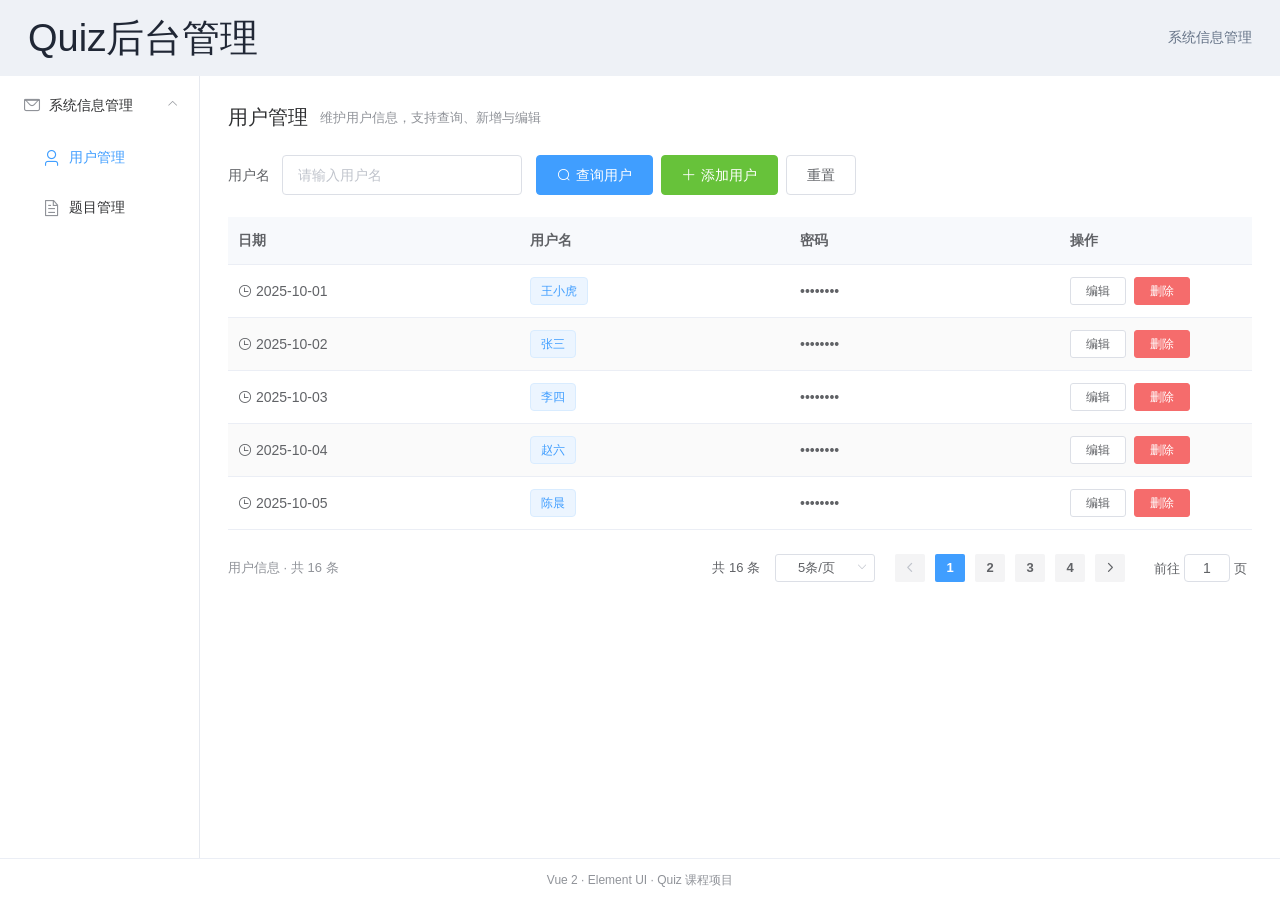
<file: index.html>
<!doctype html><html lang="zh-CN"><head><meta charset="utf-8"><meta name="viewport" content="width=device-width,initial-scale=1"><meta name="description" content="基于 Vue 2 与 Element UI 的 Quiz 后台管理课程项目"><title>Quiz后台管理</title><script>// 在加载相对资源之前恢复静态站点根路径，兼容直接打开深层页面。
(function () {
  var route = location.pathname.match(/^(.*?)(\/(?:user|question(?:\/add)?))\/?$/);
  if (route && !location.hash) {
    var base = document.createElement('base');
    base.href = route[1] + '/';
    document.head.appendChild(base);
    history.replaceState(null, '', route[1] + '/#' + route[2] + location.search);
  }
})();</script><script defer="defer" src="js/chunk-vendors.cfb344a6.js"></script><script defer="defer" src="js/app.b6870418.js"></script><link href="css/chunk-vendors.77489a8d.css" rel="stylesheet"><link href="css/app.442d6c18.css" rel="stylesheet"></head><body><noscript>请开启 JavaScript 后使用 Quiz 后台管理。</noscript><div id="app"></div></body></html>
</file>
<file: css/chunk-vendors.77489a8d.css>
@font-face{font-family:element-icons;src:url(../fonts/element-icons.ff18efd1.woff) format("woff"),url(../fonts/element-icons.f1a45d74.ttf) format("truetype");font-weight:400;font-display:"auto";font-style:normal}[class*=" el-icon-"],[class^=el-icon-]{font-family:element-icons!important;speak:none;font-style:normal;font-weight:400;font-variant:normal;text-transform:none;line-height:1;vertical-align:baseline;display:inline-block;-webkit-font-smoothing:antialiased;-moz-osx-font-smoothing:grayscale}.el-icon-ice-cream-round:before{content:"\e6a0"}.el-icon-ice-cream-square:before{content:"\e6a3"}.el-icon-lollipop:before{content:"\e6a4"}.el-icon-potato-strips:before{content:"\e6a5"}.el-icon-milk-tea:before{content:"\e6a6"}.el-icon-ice-drink:before{content:"\e6a7"}.el-icon-ice-tea:before{content:"\e6a9"}.el-icon-coffee:before{content:"\e6aa"}.el-icon-orange:before{content:"\e6ab"}.el-icon-pear:before{content:"\e6ac"}.el-icon-apple:before{content:"\e6ad"}.el-icon-cherry:before{content:"\e6ae"}.el-icon-watermelon:before{content:"\e6af"}.el-icon-grape:before{content:"\e6b0"}.el-icon-refrigerator:before{content:"\e6b1"}.el-icon-goblet-square-full:before{content:"\e6b2"}.el-icon-goblet-square:before{content:"\e6b3"}.el-icon-goblet-full:before{content:"\e6b4"}.el-icon-goblet:before{content:"\e6b5"}.el-icon-cold-drink:before{content:"\e6b6"}.el-icon-coffee-cup:before{content:"\e6b8"}.el-icon-water-cup:before{content:"\e6b9"}.el-icon-hot-water:before{content:"\e6ba"}.el-icon-ice-cream:before{content:"\e6bb"}.el-icon-dessert:before{content:"\e6bc"}.el-icon-sugar:before{content:"\e6bd"}.el-icon-tableware:before{content:"\e6be"}.el-icon-burger:before{content:"\e6bf"}.el-icon-knife-fork:before{content:"\e6c1"}.el-icon-fork-spoon:before{content:"\e6c2"}.el-icon-chicken:before{content:"\e6c3"}.el-icon-food:before{content:"\e6c4"}.el-icon-dish-1:before{content:"\e6c5"}.el-icon-dish:before{content:"\e6c6"}.el-icon-moon-night:before{content:"\e6ee"}.el-icon-moon:before{content:"\e6f0"}.el-icon-cloudy-and-sunny:before{content:"\e6f1"}.el-icon-partly-cloudy:before{content:"\e6f2"}.el-icon-cloudy:before{content:"\e6f3"}.el-icon-sunny:before{content:"\e6f6"}.el-icon-sunset:before{content:"\e6f7"}.el-icon-sunrise-1:before{content:"\e6f8"}.el-icon-sunrise:before{content:"\e6f9"}.el-icon-heavy-rain:before{content:"\e6fa"}.el-icon-lightning:before{content:"\e6fb"}.el-icon-light-rain:before{content:"\e6fc"}.el-icon-wind-power:before{content:"\e6fd"}.el-icon-baseball:before{content:"\e712"}.el-icon-soccer:before{content:"\e713"}.el-icon-football:before{content:"\e715"}.el-icon-basketball:before{content:"\e716"}.el-icon-ship:before{content:"\e73f"}.el-icon-truck:before{content:"\e740"}.el-icon-bicycle:before{content:"\e741"}.el-icon-mobile-phone:before{content:"\e6d3"}.el-icon-service:before{content:"\e6d4"}.el-icon-key:before{content:"\e6e2"}.el-icon-unlock:before{content:"\e6e4"}.el-icon-lock:before{content:"\e6e5"}.el-icon-watch:before{content:"\e6fe"}.el-icon-watch-1:before{content:"\e6ff"}.el-icon-timer:before{content:"\e702"}.el-icon-alarm-clock:before{content:"\e703"}.el-icon-map-location:before{content:"\e704"}.el-icon-delete-location:before{content:"\e705"}.el-icon-add-location:before{content:"\e706"}.el-icon-location-information:before{content:"\e707"}.el-icon-location-outline:before{content:"\e708"}.el-icon-location:before{content:"\e79e"}.el-icon-place:before{content:"\e709"}.el-icon-discover:before{content:"\e70a"}.el-icon-first-aid-kit:before{content:"\e70b"}.el-icon-trophy-1:before{content:"\e70c"}.el-icon-trophy:before{content:"\e70d"}.el-icon-medal:before{content:"\e70e"}.el-icon-medal-1:before{content:"\e70f"}.el-icon-stopwatch:before{content:"\e710"}.el-icon-mic:before{content:"\e711"}.el-icon-copy-document:before{content:"\e718"}.el-icon-full-screen:before{content:"\e719"}.el-icon-switch-button:before{content:"\e71b"}.el-icon-aim:before{content:"\e71c"}.el-icon-crop:before{content:"\e71d"}.el-icon-odometer:before{content:"\e71e"}.el-icon-time:before{content:"\e71f"}.el-icon-bangzhu:before{content:"\e724"}.el-icon-close-notification:before{content:"\e726"}.el-icon-microphone:before{content:"\e727"}.el-icon-turn-off-microphone:before{content:"\e728"}.el-icon-position:before{content:"\e729"}.el-icon-postcard:before{content:"\e72a"}.el-icon-message:before{content:"\e72b"}.el-icon-chat-line-square:before{content:"\e72d"}.el-icon-chat-dot-square:before{content:"\e72e"}.el-icon-chat-dot-round:before{content:"\e72f"}.el-icon-chat-square:before{content:"\e730"}.el-icon-chat-line-round:before{content:"\e731"}.el-icon-chat-round:before{content:"\e732"}.el-icon-set-up:before{content:"\e733"}.el-icon-turn-off:before{content:"\e734"}.el-icon-open:before{content:"\e735"}.el-icon-connection:before{content:"\e736"}.el-icon-link:before{content:"\e737"}.el-icon-cpu:before{content:"\e738"}.el-icon-thumb:before{content:"\e739"}.el-icon-female:before{content:"\e73a"}.el-icon-male:before{content:"\e73b"}.el-icon-guide:before{content:"\e73c"}.el-icon-news:before{content:"\e73e"}.el-icon-price-tag:before{content:"\e744"}.el-icon-discount:before{content:"\e745"}.el-icon-wallet:before{content:"\e747"}.el-icon-coin:before{content:"\e748"}.el-icon-money:before{content:"\e749"}.el-icon-bank-card:before{content:"\e74a"}.el-icon-box:before{content:"\e74b"}.el-icon-present:before{content:"\e74c"}.el-icon-sell:before{content:"\e6d5"}.el-icon-sold-out:before{content:"\e6d6"}.el-icon-shopping-bag-2:before{content:"\e74d"}.el-icon-shopping-bag-1:before{content:"\e74e"}.el-icon-shopping-cart-2:before{content:"\e74f"}.el-icon-shopping-cart-1:before{content:"\e750"}.el-icon-shopping-cart-full:before{content:"\e751"}.el-icon-smoking:before{content:"\e752"}.el-icon-no-smoking:before{content:"\e753"}.el-icon-house:before{content:"\e754"}.el-icon-table-lamp:before{content:"\e755"}.el-icon-school:before{content:"\e756"}.el-icon-office-building:before{content:"\e757"}.el-icon-toilet-paper:before{content:"\e758"}.el-icon-notebook-2:before{content:"\e759"}.el-icon-notebook-1:before{content:"\e75a"}.el-icon-files:before{content:"\e75b"}.el-icon-collection:before{content:"\e75c"}.el-icon-receiving:before{content:"\e75d"}.el-icon-suitcase-1:before{content:"\e760"}.el-icon-suitcase:before{content:"\e761"}.el-icon-film:before{content:"\e763"}.el-icon-collection-tag:before{content:"\e765"}.el-icon-data-analysis:before{content:"\e766"}.el-icon-pie-chart:before{content:"\e767"}.el-icon-data-board:before{content:"\e768"}.el-icon-data-line:before{content:"\e76d"}.el-icon-reading:before{content:"\e769"}.el-icon-magic-stick:before{content:"\e76a"}.el-icon-coordinate:before{content:"\e76b"}.el-icon-mouse:before{content:"\e76c"}.el-icon-brush:before{content:"\e76e"}.el-icon-headset:before{content:"\e76f"}.el-icon-umbrella:before{content:"\e770"}.el-icon-scissors:before{content:"\e771"}.el-icon-mobile:before{content:"\e773"}.el-icon-attract:before{content:"\e774"}.el-icon-monitor:before{content:"\e775"}.el-icon-search:before{content:"\e778"}.el-icon-takeaway-box:before{content:"\e77a"}.el-icon-paperclip:before{content:"\e77d"}.el-icon-printer:before{content:"\e77e"}.el-icon-document-add:before{content:"\e782"}.el-icon-document:before{content:"\e785"}.el-icon-document-checked:before{content:"\e786"}.el-icon-document-copy:before{content:"\e787"}.el-icon-document-delete:before{content:"\e788"}.el-icon-document-remove:before{content:"\e789"}.el-icon-tickets:before{content:"\e78b"}.el-icon-folder-checked:before{content:"\e77f"}.el-icon-folder-delete:before{content:"\e780"}.el-icon-folder-remove:before{content:"\e781"}.el-icon-folder-add:before{content:"\e783"}.el-icon-folder-opened:before{content:"\e784"}.el-icon-folder:before{content:"\e78a"}.el-icon-edit-outline:before{content:"\e764"}.el-icon-edit:before{content:"\e78c"}.el-icon-date:before{content:"\e78e"}.el-icon-c-scale-to-original:before{content:"\e7c6"}.el-icon-view:before{content:"\e6ce"}.el-icon-loading:before{content:"\e6cf"}.el-icon-rank:before{content:"\e6d1"}.el-icon-sort-down:before{content:"\e7c4"}.el-icon-sort-up:before{content:"\e7c5"}.el-icon-sort:before{content:"\e6d2"}.el-icon-finished:before{content:"\e6cd"}.el-icon-refresh-left:before{content:"\e6c7"}.el-icon-refresh-right:before{content:"\e6c8"}.el-icon-refresh:before{content:"\e6d0"}.el-icon-video-play:before{content:"\e7c0"}.el-icon-video-pause:before{content:"\e7c1"}.el-icon-d-arrow-right:before{content:"\e6dc"}.el-icon-d-arrow-left:before{content:"\e6dd"}.el-icon-arrow-up:before{content:"\e6e1"}.el-icon-arrow-down:before{content:"\e6df"}.el-icon-arrow-right:before{content:"\e6e0"}.el-icon-arrow-left:before{content:"\e6de"}.el-icon-top-right:before{content:"\e6e7"}.el-icon-top-left:before{content:"\e6e8"}.el-icon-top:before{content:"\e6e6"}.el-icon-bottom:before{content:"\e6eb"}.el-icon-right:before{content:"\e6e9"}.el-icon-back:before{content:"\e6ea"}.el-icon-bottom-right:before{content:"\e6ec"}.el-icon-bottom-left:before{content:"\e6ed"}.el-icon-caret-top:before{content:"\e78f"}.el-icon-caret-bottom:before{content:"\e790"}.el-icon-caret-right:before{content:"\e791"}.el-icon-caret-left:before{content:"\e792"}.el-icon-d-caret:before{content:"\e79a"}.el-icon-share:before{content:"\e793"}.el-icon-menu:before{content:"\e798"}.el-icon-s-grid:before{content:"\e7a6"}.el-icon-s-check:before{content:"\e7a7"}.el-icon-s-data:before{content:"\e7a8"}.el-icon-s-opportunity:before{content:"\e7aa"}.el-icon-s-custom:before{content:"\e7ab"}.el-icon-s-claim:before{content:"\e7ad"}.el-icon-s-finance:before{content:"\e7ae"}.el-icon-s-comment:before{content:"\e7af"}.el-icon-s-flag:before{content:"\e7b0"}.el-icon-s-marketing:before{content:"\e7b1"}.el-icon-s-shop:before{content:"\e7b4"}.el-icon-s-open:before{content:"\e7b5"}.el-icon-s-management:before{content:"\e7b6"}.el-icon-s-ticket:before{content:"\e7b7"}.el-icon-s-release:before{content:"\e7b8"}.el-icon-s-home:before{content:"\e7b9"}.el-icon-s-promotion:before{content:"\e7ba"}.el-icon-s-operation:before{content:"\e7bb"}.el-icon-s-unfold:before{content:"\e7bc"}.el-icon-s-fold:before{content:"\e7a9"}.el-icon-s-platform:before{content:"\e7bd"}.el-icon-s-order:before{content:"\e7be"}.el-icon-s-cooperation:before{content:"\e7bf"}.el-icon-bell:before{content:"\e725"}.el-icon-message-solid:before{content:"\e799"}.el-icon-video-camera:before{content:"\e772"}.el-icon-video-camera-solid:before{content:"\e796"}.el-icon-camera:before{content:"\e779"}.el-icon-camera-solid:before{content:"\e79b"}.el-icon-download:before{content:"\e77c"}.el-icon-upload2:before{content:"\e77b"}.el-icon-upload:before{content:"\e7c3"}.el-icon-picture-outline-round:before{content:"\e75f"}.el-icon-picture-outline:before{content:"\e75e"}.el-icon-picture:before{content:"\e79f"}.el-icon-close:before{content:"\e6db"}.el-icon-check:before{content:"\e6da"}.el-icon-plus:before{content:"\e6d9"}.el-icon-minus:before{content:"\e6d8"}.el-icon-help:before{content:"\e73d"}.el-icon-s-help:before{content:"\e7b3"}.el-icon-circle-close:before{content:"\e78d"}.el-icon-circle-check:before{content:"\e720"}.el-icon-circle-plus-outline:before{content:"\e723"}.el-icon-remove-outline:before{content:"\e722"}.el-icon-zoom-out:before{content:"\e776"}.el-icon-zoom-in:before{content:"\e777"}.el-icon-error:before{content:"\e79d"}.el-icon-success:before{content:"\e79c"}.el-icon-circle-plus:before{content:"\e7a0"}.el-icon-remove:before{content:"\e7a2"}.el-icon-info:before{content:"\e7a1"}.el-icon-question:before{content:"\e7a4"}.el-icon-warning-outline:before{content:"\e6c9"}.el-icon-warning:before{content:"\e7a3"}.el-icon-goods:before{content:"\e7c2"}.el-icon-s-goods:before{content:"\e7b2"}.el-icon-star-off:before{content:"\e717"}.el-icon-star-on:before{content:"\e797"}.el-icon-more-outline:before{content:"\e6cc"}.el-icon-more:before{content:"\e794"}.el-icon-phone-outline:before{content:"\e6cb"}.el-icon-phone:before{content:"\e795"}.el-icon-user:before{content:"\e6e3"}.el-icon-user-solid:before{content:"\e7a5"}.el-icon-setting:before{content:"\e6ca"}.el-icon-s-tools:before{content:"\e7ac"}.el-icon-delete:before{content:"\e6d7"}.el-icon-delete-solid:before{content:"\e7c9"}.el-icon-eleme:before{content:"\e7c7"}.el-icon-platform-eleme:before{content:"\e7ca"}.el-icon-loading{animation:rotating 2s linear infinite}.el-icon--right{margin-left:5px}.el-icon--left{margin-right:5px}@keyframes rotating{0%{transform:rotate(0)}to{transform:rotate(1turn)}}.el-pagination{white-space:nowrap;padding:2px 5px;color:#303133;font-weight:700}.el-pagination:after,.el-pagination:before{display:table;content:""}.el-pagination:after{clear:both}.el-pagination button,.el-pagination span:not([class*=suffix]){display:inline-block;font-size:13px;min-width:35.5px;height:28px;line-height:28px;vertical-align:top;box-sizing:border-box}.el-pagination .el-input__inner{text-align:center;-moz-appearance:textfield;line-height:normal}.el-pagination .el-input__suffix{right:0;transform:scale(.8)}.el-pagination .el-select .el-input{width:100px;margin:0 5px}.el-pagination .el-select .el-input .el-input__inner{padding-right:25px;border-radius:3px}.el-pagination button{border:none;padding:0 6px;background:0 0}.el-pagination button:focus{outline:0}.el-pagination button:hover{color:#409eff}.el-pagination button:disabled{color:#c0c4cc;background-color:#fff;cursor:not-allowed}.el-pagination .btn-next,.el-pagination .btn-prev{background:50% no-repeat #fff;background-size:16px;cursor:pointer;margin:0;color:#303133}.el-pagination .btn-next .el-icon,.el-pagination .btn-prev .el-icon{display:block;font-size:12px;font-weight:700}.el-pagination .btn-prev{padding-right:12px}.el-pagination .btn-next{padding-left:12px}.el-pagination .el-pager li.disabled{color:#c0c4cc;cursor:not-allowed}.el-pager li,.el-pager li.btn-quicknext:hover,.el-pager li.btn-quickprev:hover{cursor:pointer}.el-pagination--small .btn-next,.el-pagination--small .btn-prev,.el-pagination--small .el-pager li,.el-pagination--small .el-pager li.btn-quicknext,.el-pagination--small .el-pager li.btn-quickprev,.el-pagination--small .el-pager li:last-child{border-color:transparent;font-size:12px;line-height:22px;height:22px;min-width:22px}.el-pagination--small .arrow.disabled{visibility:hidden}.el-pagination--small .more:before,.el-pagination--small li.more:before{line-height:24px}.el-pagination--small button,.el-pagination--small span:not([class*=suffix]){height:22px;line-height:22px}.el-pagination--small .el-pagination__editor,.el-pagination--small .el-pagination__editor.el-input .el-input__inner{height:22px}.el-pagination__sizes{margin:0 10px 0 0;font-weight:400;color:#606266}.el-pagination__sizes .el-input .el-input__inner{font-size:13px;padding-left:8px}.el-pagination__sizes .el-input .el-input__inner:hover{border-color:#409eff}.el-pagination__total{margin-right:10px;font-weight:400;color:#606266}.el-pagination__jump{margin-left:24px;font-weight:400;color:#606266}.el-pagination__jump .el-input__inner{padding:0 3px}.el-pagination__rightwrapper{float:right}.el-pagination__editor{line-height:18px;padding:0 2px;height:28px;text-align:center;margin:0 2px;box-sizing:border-box;border-radius:3px}.el-pager,.el-pagination.is-background .btn-next,.el-pagination.is-background .btn-prev{padding:0}.el-dialog,.el-pager li{-webkit-box-sizing:border-box}.el-pagination__editor.el-input{width:50px}.el-pagination__editor.el-input .el-input__inner{height:28px}.el-pagination__editor .el-input__inner::-webkit-inner-spin-button,.el-pagination__editor .el-input__inner::-webkit-outer-spin-button{-webkit-appearance:none;margin:0}.el-pagination.is-background .btn-next,.el-pagination.is-background .btn-prev,.el-pagination.is-background .el-pager li{margin:0 5px;background-color:#f4f4f5;color:#606266;min-width:30px;border-radius:2px}.el-pagination.is-background .btn-next.disabled,.el-pagination.is-background .btn-next:disabled,.el-pagination.is-background .btn-prev.disabled,.el-pagination.is-background .btn-prev:disabled,.el-pagination.is-background .el-pager li.disabled{color:#c0c4cc}.el-pagination.is-background .el-pager li:not(.disabled):hover{color:#409eff}.el-pagination.is-background .el-pager li:not(.disabled).active{background-color:#409eff;color:#fff}.el-pagination.is-background.el-pagination--small .btn-next,.el-pagination.is-background.el-pagination--small .btn-prev,.el-pagination.is-background.el-pagination--small .el-pager li{margin:0 3px;min-width:22px}.el-pager,.el-pager li{vertical-align:top;margin:0;display:inline-block}.el-pager{-webkit-user-select:none;-moz-user-select:none;user-select:none;list-style:none;font-size:0}.el-pager .more:before{line-height:30px}.el-pager li{padding:0 4px;background:#fff;font-size:13px;min-width:35.5px;height:28px;line-height:28px;box-sizing:border-box;text-align:center}.el-pager li.btn-quicknext,.el-pager li.btn-quickprev{line-height:28px;color:#303133}.el-pager li.btn-quicknext.disabled,.el-pager li.btn-quickprev.disabled{color:#c0c4cc}.el-pager li.active+li{border-left:0}.el-pager li:hover{color:#409eff}.el-pager li.active{color:#409eff;cursor:default}.el-dialog{position:relative;margin:0 auto 50px;background:#fff;border-radius:2px;box-shadow:0 1px 3px rgba(0,0,0,.3);box-sizing:border-box;width:50%}.el-dialog.is-fullscreen{width:100%;margin-top:0;margin-bottom:0;height:100%;overflow:auto}.el-dialog__wrapper{position:fixed;top:0;right:0;bottom:0;left:0;overflow:auto;margin:0}.el-dialog__header{padding:20px 20px 10px}.el-dialog__headerbtn{position:absolute;top:20px;right:20px;padding:0;background:0 0;border:none;outline:0;cursor:pointer;font-size:16px}.el-dialog__headerbtn .el-dialog__close{color:#909399}.el-dialog__headerbtn:focus .el-dialog__close,.el-dialog__headerbtn:hover .el-dialog__close{color:#409eff}.el-dialog__title{line-height:24px;font-size:18px;color:#303133}.el-dialog__body{padding:30px 20px;color:#606266;font-size:14px;word-break:break-all}.el-dialog__footer{padding:10px 20px 20px;text-align:right;box-sizing:border-box}.el-dialog--center{text-align:center}.el-dialog--center .el-dialog__body{text-align:initial;padding:25px 25px 30px}.el-dialog--center .el-dialog__footer{text-align:inherit}.dialog-fade-enter-active{animation:dialog-fade-in .3s}.dialog-fade-leave-active{animation:dialog-fade-out .3s}@keyframes dialog-fade-in{0%{transform:translate3d(0,-20px,0);opacity:0}to{transform:translateZ(0);opacity:1}}@keyframes dialog-fade-out{0%{transform:translateZ(0);opacity:1}to{transform:translate3d(0,-20px,0);opacity:0}}.el-autocomplete{position:relative;display:inline-block}.el-autocomplete-suggestion{margin:5px 0;box-shadow:0 2px 12px 0 rgba(0,0,0,.1);border-radius:4px;border:1px solid #e4e7ed;box-sizing:border-box;background-color:#fff}.el-autocomplete-suggestion__wrap{max-height:280px;padding:10px 0;box-sizing:border-box}.el-autocomplete-suggestion__list{margin:0;padding:0}.el-autocomplete-suggestion li{padding:0 20px;margin:0;line-height:34px;cursor:pointer;color:#606266;font-size:14px;list-style:none;white-space:nowrap;overflow:hidden;text-overflow:ellipsis}.el-autocomplete-suggestion li.highlighted,.el-autocomplete-suggestion li:hover{background-color:#f5f7fa}.el-autocomplete-suggestion li.divider{margin-top:6px;border-top:1px solid #000}.el-autocomplete-suggestion li.divider:last-child{margin-bottom:-6px}.el-autocomplete-suggestion.is-loading li{text-align:center;height:100px;line-height:100px;font-size:20px;color:#999}.el-autocomplete-suggestion.is-loading li:after{display:inline-block;content:"";height:100%;vertical-align:middle}.el-autocomplete-suggestion.is-loading li:hover{background-color:#fff}.el-autocomplete-suggestion.is-loading .el-icon-loading{vertical-align:middle}.el-dropdown{display:inline-block;position:relative;color:#606266;font-size:14px}.el-dropdown .el-button-group{display:block}.el-dropdown .el-button-group .el-button{float:none}.el-dropdown .el-dropdown__caret-button{padding-left:5px;padding-right:5px;position:relative;border-left:none}.el-dropdown .el-dropdown__caret-button:before{content:"";position:absolute;display:block;width:1px;top:5px;bottom:5px;left:0;background:hsla(0,0%,100%,.5)}.el-dropdown .el-dropdown__caret-button.el-button--default:before{background:rgba(220,223,230,.5)}.el-dropdown .el-dropdown__caret-button:hover:not(.is-disabled):before{top:0;bottom:0}.el-dropdown .el-dropdown__caret-button .el-dropdown__icon{padding-left:0}.el-dropdown__icon{font-size:12px;margin:0 3px}.el-dropdown .el-dropdown-selfdefine:focus:active,.el-dropdown .el-dropdown-selfdefine:focus:not(.focusing){outline-width:0}.el-dropdown [disabled]{cursor:not-allowed;color:#bbb}.el-dropdown-menu{position:absolute;top:0;left:0;z-index:10;padding:10px 0;margin:5px 0;background-color:#fff;border:1px solid #ebeef5;border-radius:4px;box-shadow:0 2px 12px 0 rgba(0,0,0,.1)}.el-dropdown-menu__item,.el-menu-item{font-size:14px;padding:0 20px;cursor:pointer}.el-dropdown-menu__item{list-style:none;line-height:36px;margin:0;color:#606266;outline:0}.el-dropdown-menu__item:focus,.el-dropdown-menu__item:not(.is-disabled):hover{background-color:#ecf5ff;color:#66b1ff}.el-dropdown-menu__item i{margin-right:5px}.el-dropdown-menu__item--divided{position:relative;margin-top:6px;border-top:1px solid #ebeef5}.el-dropdown-menu__item--divided:before{content:"";height:6px;display:block;margin:0 -20px;background-color:#fff}.el-dropdown-menu__item.is-disabled{cursor:default;color:#bbb;pointer-events:none}.el-dropdown-menu--medium{padding:6px 0}.el-dropdown-menu--medium .el-dropdown-menu__item{line-height:30px;padding:0 17px;font-size:14px}.el-dropdown-menu--medium .el-dropdown-menu__item.el-dropdown-menu__item--divided{margin-top:6px}.el-dropdown-menu--medium .el-dropdown-menu__item.el-dropdown-menu__item--divided:before{height:6px;margin:0 -17px}.el-dropdown-menu--small{padding:6px 0}.el-dropdown-menu--small .el-dropdown-menu__item{line-height:27px;padding:0 15px;font-size:13px}.el-dropdown-menu--small .el-dropdown-menu__item.el-dropdown-menu__item--divided{margin-top:4px}.el-dropdown-menu--small .el-dropdown-menu__item.el-dropdown-menu__item--divided:before{height:4px;margin:0 -15px}.el-dropdown-menu--mini{padding:3px 0}.el-dropdown-menu--mini .el-dropdown-menu__item{line-height:24px;padding:0 10px;font-size:12px}.el-dropdown-menu--mini .el-dropdown-menu__item.el-dropdown-menu__item--divided{margin-top:3px}.el-dropdown-menu--mini .el-dropdown-menu__item.el-dropdown-menu__item--divided:before{height:3px;margin:0 -10px}.el-menu{border-right:1px solid #e6e6e6;list-style:none;position:relative;margin:0;padding-left:0}.el-menu,.el-menu--horizontal>.el-menu-item:not(.is-disabled):focus,.el-menu--horizontal>.el-menu-item:not(.is-disabled):hover,.el-menu--horizontal>.el-submenu .el-submenu__title:hover{background-color:#fff}.el-menu:after,.el-menu:before{display:table;content:""}.el-breadcrumb__item:last-child .el-breadcrumb__separator,.el-menu--collapse>.el-menu-item .el-submenu__icon-arrow,.el-menu--collapse>.el-submenu>.el-submenu__title .el-submenu__icon-arrow{display:none}.el-menu:after{clear:both}.el-menu.el-menu--horizontal{border-bottom:1px solid #e6e6e6}.el-menu--horizontal{border-right:none}.el-menu--horizontal>.el-menu-item{float:left;height:60px;line-height:60px;margin:0;border-bottom:2px solid transparent;color:#909399}.el-menu--horizontal>.el-menu-item a,.el-menu--horizontal>.el-menu-item a:hover{color:inherit}.el-menu--horizontal>.el-submenu{float:left}.el-menu--horizontal>.el-submenu:focus,.el-menu--horizontal>.el-submenu:hover{outline:0}.el-menu--horizontal>.el-submenu:focus .el-submenu__title,.el-menu--horizontal>.el-submenu:hover .el-submenu__title{color:#303133}.el-menu--horizontal>.el-submenu.is-active .el-submenu__title{border-bottom:2px solid #409eff;color:#303133}.el-menu--horizontal>.el-submenu .el-submenu__title{height:60px;line-height:60px;border-bottom:2px solid transparent;color:#909399}.el-menu--horizontal>.el-submenu .el-submenu__icon-arrow{position:static;vertical-align:middle;margin-left:8px;margin-top:-3px}.el-menu--collapse .el-submenu,.el-menu-item{position:relative}.el-menu--horizontal .el-menu .el-menu-item,.el-menu--horizontal .el-menu .el-submenu__title{background-color:#fff;float:none;height:36px;line-height:36px;padding:0 10px;color:#909399}.el-menu--horizontal .el-menu .el-menu-item.is-active,.el-menu--horizontal .el-menu .el-submenu.is-active>.el-submenu__title{color:#303133}.el-menu--horizontal .el-menu-item:not(.is-disabled):focus,.el-menu--horizontal .el-menu-item:not(.is-disabled):hover{outline:0;color:#303133}.el-menu--horizontal>.el-menu-item.is-active{border-bottom:2px solid #409eff;color:#303133}.el-menu--collapse{width:64px}.el-menu--collapse>.el-menu-item [class^=el-icon-],.el-menu--collapse>.el-submenu>.el-submenu__title [class^=el-icon-]{margin:0;vertical-align:middle;width:24px;text-align:center}.el-menu--collapse>.el-menu-item span,.el-menu--collapse>.el-submenu>.el-submenu__title span{height:0;width:0;overflow:hidden;visibility:hidden;display:inline-block}.el-menu-item,.el-submenu__title{height:56px;line-height:56px;list-style:none}.el-menu--collapse>.el-menu-item.is-active i{color:inherit}.el-menu--collapse .el-menu .el-submenu{min-width:200px}.el-menu--collapse .el-submenu .el-menu{position:absolute;margin-left:5px;top:0;left:100%;z-index:10;border:1px solid #e4e7ed;border-radius:2px;box-shadow:0 2px 12px 0 rgba(0,0,0,.1)}.el-menu--collapse .el-submenu.is-opened>.el-submenu__title .el-submenu__icon-arrow{transform:none}.el-menu--popup{z-index:100;min-width:200px;border:none;padding:5px 0;border-radius:2px;box-shadow:0 2px 12px 0 rgba(0,0,0,.1)}.el-menu--popup-bottom-start{margin-top:5px}.el-menu--popup-right-start{margin-left:5px;margin-right:5px}.el-menu-item{color:#303133;transition:border-color .3s,background-color .3s,color .3s;box-sizing:border-box;white-space:nowrap}.el-radio-button__inner,.el-submenu__title{-webkit-box-sizing:border-box;position:relative;white-space:nowrap}.el-menu-item *{vertical-align:middle}.el-menu-item i{color:#909399}.el-menu-item:focus,.el-menu-item:hover{outline:0;background-color:#ecf5ff}.el-menu-item.is-disabled{opacity:.25;cursor:not-allowed;background:0 0!important}.el-menu-item [class^=el-icon-]{margin-right:5px;width:24px;text-align:center;font-size:18px;vertical-align:middle}.el-menu-item.is-active{color:#409eff}.el-menu-item.is-active i{color:inherit}.el-submenu{list-style:none;margin:0;padding-left:0}.el-submenu__title{font-size:14px;color:#303133;padding:0 20px;cursor:pointer;transition:border-color .3s,background-color .3s,color .3s;box-sizing:border-box}.el-submenu__title *{vertical-align:middle}.el-submenu__title i{color:#909399}.el-submenu__title:focus,.el-submenu__title:hover{outline:0;background-color:#ecf5ff}.el-submenu__title.is-disabled{opacity:.25;cursor:not-allowed;background:0 0!important}.el-submenu__title:hover{background-color:#ecf5ff}.el-submenu .el-menu{border:none}.el-submenu .el-menu-item{height:50px;line-height:50px;padding:0 45px;min-width:200px}.el-submenu__icon-arrow{position:absolute;top:50%;right:20px;margin-top:-7px;transition:transform .3s;font-size:12px}.el-submenu.is-active .el-submenu__title{border-bottom-color:#409eff}.el-submenu.is-opened>.el-submenu__title .el-submenu__icon-arrow{transform:rotate(180deg)}.el-submenu.is-disabled .el-menu-item,.el-submenu.is-disabled .el-submenu__title{opacity:.25;cursor:not-allowed;background:0 0!important}.el-submenu [class^=el-icon-]{vertical-align:middle;margin-right:5px;width:24px;text-align:center;font-size:18px}.el-menu-item-group>ul{padding:0}.el-menu-item-group__title{padding:7px 0 7px 20px;line-height:normal;font-size:12px;color:#909399}.el-radio-button__inner,.el-radio-group{display:inline-block;line-height:1;vertical-align:middle}.horizontal-collapse-transition .el-submenu__title .el-submenu__icon-arrow{transition:.2s;opacity:0}.el-radio-group{font-size:0}.el-radio-button{position:relative;display:inline-block;outline:0}.el-radio-button__inner{background:#fff;border:1px solid #dcdfe6;font-weight:500;border-left:0;color:#606266;-webkit-appearance:none;text-align:center;box-sizing:border-box;outline:0;margin:0;cursor:pointer;transition:all .3s cubic-bezier(.645,.045,.355,1);padding:12px 20px;font-size:14px;border-radius:0}.el-radio-button__inner.is-round{padding:12px 20px}.el-radio-button__inner:hover{color:#409eff}.el-radio-button__inner [class*=el-icon-]{line-height:.9}.el-radio-button__inner [class*=el-icon-]+span{margin-left:5px}.el-radio-button:first-child .el-radio-button__inner{border-left:1px solid #dcdfe6;border-radius:4px 0 0 4px;box-shadow:none!important}.el-radio-button__orig-radio{opacity:0;outline:0;position:absolute;z-index:-1}.el-radio-button__orig-radio:checked+.el-radio-button__inner{color:#fff;background-color:#409eff;border-color:#409eff;box-shadow:-1px 0 0 0 #409eff}.el-radio-button__orig-radio:disabled+.el-radio-button__inner{color:#c0c4cc;cursor:not-allowed;background-image:none;background-color:#fff;border-color:#ebeef5;box-shadow:none}.el-radio-button__orig-radio:disabled:checked+.el-radio-button__inner{background-color:#f2f6fc}.el-radio-button:last-child .el-radio-button__inner{border-radius:0 4px 4px 0}.el-radio-button:first-child:last-child .el-radio-button__inner{border-radius:4px}.el-radio-button--medium .el-radio-button__inner{padding:10px 20px;font-size:14px;border-radius:0}.el-radio-button--medium .el-radio-button__inner.is-round{padding:10px 20px}.el-radio-button--small .el-radio-button__inner{padding:9px 15px;font-size:12px;border-radius:0}.el-radio-button--small .el-radio-button__inner.is-round{padding:9px 15px}.el-radio-button--mini .el-radio-button__inner{padding:7px 15px;font-size:12px;border-radius:0}.el-radio-button--mini .el-radio-button__inner.is-round{padding:7px 15px}.el-radio-button:focus:not(.is-focus):not(:active):not(.is-disabled){box-shadow:0 0 2px 2px #409eff}.el-picker-panel,.el-popover,.el-select-dropdown,.el-table-filter,.el-time-panel{-webkit-box-shadow:0 2px 12px 0 rgba(0,0,0,.1)}.el-switch{display:inline-flex;align-items:center;position:relative;font-size:14px;line-height:20px;height:20px;vertical-align:middle}.el-switch__core,.el-switch__label{display:inline-block;cursor:pointer}.el-switch.is-disabled .el-switch__core,.el-switch.is-disabled .el-switch__label{cursor:not-allowed}.el-switch__label{transition:.2s;height:20px;font-size:14px;font-weight:500;vertical-align:middle;color:#303133}.el-switch__label.is-active{color:#409eff}.el-switch__label--left{margin-right:10px}.el-switch__label--right{margin-left:10px}.el-switch__label *{line-height:1;font-size:14px;display:inline-block}.el-switch__input{position:absolute;width:0;height:0;opacity:0;margin:0}.el-switch__core{margin:0;position:relative;width:40px;height:20px;border:1px solid #dcdfe6;outline:0;border-radius:10px;box-sizing:border-box;background:#dcdfe6;transition:border-color .3s,background-color .3s;vertical-align:middle}.el-input__prefix,.el-input__suffix{-webkit-transition:all .3s;color:#c0c4cc}.el-switch__core:after{content:"";position:absolute;top:1px;left:1px;border-radius:100%;transition:all .3s;width:16px;height:16px;background-color:#fff}.el-switch.is-checked .el-switch__core{border-color:#409eff;background-color:#409eff}.el-switch.is-checked .el-switch__core:after{left:100%;margin-left:-17px}.el-switch.is-disabled{opacity:.6}.el-switch--wide .el-switch__label.el-switch__label--left span{left:10px}.el-switch--wide .el-switch__label.el-switch__label--right span{right:10px}.el-switch .label-fade-enter,.el-switch .label-fade-leave-active{opacity:0}.el-select-dropdown{position:absolute;z-index:1001;border:1px solid #e4e7ed;border-radius:4px;background-color:#fff;box-shadow:0 2px 12px 0 rgba(0,0,0,.1);box-sizing:border-box;margin:5px 0}.el-select-dropdown.is-multiple .el-select-dropdown__item{padding-right:40px}.el-select-dropdown.is-multiple .el-select-dropdown__item.selected{color:#409eff;background-color:#fff}.el-select-dropdown.is-multiple .el-select-dropdown__item.selected.hover{background-color:#f5f7fa}.el-select-dropdown.is-multiple .el-select-dropdown__item.selected:after{position:absolute;right:20px;font-family:element-icons;content:"\e6da";font-size:12px;font-weight:700;-webkit-font-smoothing:antialiased;-moz-osx-font-smoothing:grayscale}.el-select-dropdown .el-scrollbar.is-empty .el-select-dropdown__list{padding:0}.el-select-dropdown__empty{padding:10px 0;margin:0;text-align:center;color:#999;font-size:14px}.el-select-dropdown__wrap{max-height:274px}.el-select-dropdown__list{list-style:none;padding:6px 0;margin:0;box-sizing:border-box}.el-select-dropdown__item{font-size:14px;padding:0 20px;position:relative;white-space:nowrap;overflow:hidden;text-overflow:ellipsis;color:#606266;height:34px;line-height:34px;box-sizing:border-box;cursor:pointer}.el-select-dropdown__item.is-disabled{color:#c0c4cc;cursor:not-allowed}.el-select-dropdown__item.is-disabled:hover{background-color:#fff}.el-select-dropdown__item.hover,.el-select-dropdown__item:hover{background-color:#f5f7fa}.el-select-dropdown__item.selected{color:#409eff;font-weight:700}.el-select-group{margin:0;padding:0}.el-select-group__wrap{position:relative;list-style:none;margin:0;padding:0}.el-select-group__wrap:not(:last-of-type){padding-bottom:24px}.el-select-group__wrap:not(:last-of-type):after{content:"";position:absolute;display:block;left:20px;right:20px;bottom:12px;height:1px;background:#e4e7ed}.el-select-group__title{padding-left:20px;font-size:12px;color:#909399;line-height:30px}.el-select-group .el-select-dropdown__item{padding-left:20px}.el-select{display:inline-block;position:relative}.el-select .el-select__tags>span{display:contents}.el-select:hover .el-input__inner{border-color:#c0c4cc}.el-select .el-input__inner{cursor:pointer;padding-right:35px}.el-select .el-input__inner:focus{border-color:#409eff}.el-select .el-input .el-select__caret{color:#c0c4cc;font-size:14px;transition:transform .3s;transform:rotate(180deg);cursor:pointer}.el-select .el-input .el-select__caret.is-reverse{transform:rotate(0)}.el-select .el-input .el-select__caret.is-show-close{font-size:14px;text-align:center;transform:rotate(180deg);border-radius:100%;color:#c0c4cc;transition:color .2s cubic-bezier(.645,.045,.355,1)}.el-select .el-input .el-select__caret.is-show-close:hover{color:#909399}.el-select .el-input.is-disabled .el-input__inner{cursor:not-allowed}.el-select .el-input.is-disabled .el-input__inner:hover{border-color:#e4e7ed}.el-range-editor.is-active,.el-range-editor.is-active:hover,.el-select .el-input.is-focus .el-input__inner{border-color:#409eff}.el-select>.el-input{display:block}.el-select__input{border:none;outline:0;padding:0;margin-left:15px;color:#666;font-size:14px;-webkit-appearance:none;-moz-appearance:none;appearance:none;height:28px;background-color:transparent}.el-select__input.is-mini{height:14px}.el-select__close{cursor:pointer;position:absolute;top:8px;z-index:1000;right:25px;color:#c0c4cc;line-height:18px;font-size:14px}.el-select__close:hover{color:#909399}.el-select__tags{position:absolute;line-height:normal;white-space:normal;z-index:1;top:50%;transform:translateY(-50%);display:flex;align-items:center;flex-wrap:wrap}.el-select__tags-text{overflow:hidden;text-overflow:ellipsis}.el-select .el-tag{box-sizing:border-box;border-color:transparent;margin:2px 0 2px 6px;background-color:#f0f2f5;display:flex;max-width:100%;align-items:center}.el-select .el-tag__close.el-icon-close{background-color:#c0c4cc;top:0;color:#fff;flex-shrink:0}.el-select .el-tag__close.el-icon-close:hover{background-color:#909399}.el-table,.el-table__expanded-cell{background-color:#fff}.el-select .el-tag__close.el-icon-close:before{display:block;transform:translateY(.5px)}.el-table{position:relative;overflow:hidden;box-sizing:border-box;flex:1;width:100%;max-width:100%;font-size:14px;color:#606266}.el-table__empty-block{min-height:60px;text-align:center;width:100%;display:flex;justify-content:center;align-items:center}.el-table__empty-text{line-height:60px;width:50%;color:#909399}.el-table__expand-column .cell{padding:0;text-align:center}.el-table__expand-icon{position:relative;cursor:pointer;color:#666;font-size:12px;transition:transform .2s ease-in-out;height:20px}.el-table__expand-icon--expanded{transform:rotate(90deg)}.el-table__expand-icon>.el-icon{position:absolute;left:50%;top:50%;margin-left:-5px;margin-top:-5px}.el-table__expanded-cell[class*=cell]{padding:20px 50px}.el-table__expanded-cell:hover{background-color:transparent!important}.el-table__placeholder{display:inline-block;width:20px}.el-table__append-wrapper{overflow:hidden}.el-table--fit{border-right:0;border-bottom:0}.el-table--fit .el-table__cell.gutter{border-right-width:1px}.el-table--scrollable-x .el-table__body-wrapper{overflow-x:auto}.el-table--scrollable-y .el-table__body-wrapper{overflow-y:auto}.el-table thead{color:#909399;font-weight:500}.el-table thead.is-group th.el-table__cell{background:#f5f7fa}.el-table .el-table__cell{padding:12px 0;min-width:0;box-sizing:border-box;text-overflow:ellipsis;vertical-align:middle;position:relative;text-align:left}.el-table .el-table__cell.is-center{text-align:center}.el-table .el-table__cell.is-right{text-align:right}.el-table .el-table__cell.gutter{width:15px;border-right-width:0;border-bottom-width:0;padding:0}.el-table .el-table__cell.is-hidden>*{visibility:hidden}.el-table--medium .el-table__cell{padding:10px 0}.el-table--small{font-size:12px}.el-table--small .el-table__cell{padding:8px 0}.el-table--mini{font-size:12px}.el-table--mini .el-table__cell{padding:6px 0}.el-table tr{background-color:#fff}.el-table tr input[type=checkbox]{margin:0}.el-table td.el-table__cell,.el-table th.el-table__cell.is-leaf{border-bottom:1px solid #ebeef5}.el-table th.el-table__cell.is-sortable{cursor:pointer}.el-table th.el-table__cell{overflow:hidden;-webkit-user-select:none;-moz-user-select:none;user-select:none;background-color:#fff}.el-table th.el-table__cell>.cell{display:inline-block;box-sizing:border-box;position:relative;vertical-align:middle;padding-left:10px;padding-right:10px;width:100%}.el-table th.el-table__cell>.cell.highlight{color:#409eff}.el-table th.el-table__cell.required>div:before{display:inline-block;content:"";width:8px;height:8px;border-radius:50%;background:#ff4d51;margin-right:5px;vertical-align:middle}.el-table td.el-table__cell div{box-sizing:border-box}.el-date-table td,.el-table .cell,.el-table-filter{-webkit-box-sizing:border-box}.el-table td.el-table__cell.gutter{width:0}.el-table .cell{box-sizing:border-box;overflow:hidden;text-overflow:ellipsis;white-space:normal;word-break:break-all;line-height:23px;padding-left:10px;padding-right:10px}.el-table .cell.el-tooltip{white-space:nowrap;min-width:50px}.el-table--border,.el-table--group{border:1px solid #ebeef5}.el-table--border:after,.el-table--group:after,.el-table:before{content:"";position:absolute;background-color:#ebeef5;z-index:1}.el-table--border:after,.el-table--group:after{top:0;right:0;width:1px;height:100%}.el-table:before{left:0;bottom:0;width:100%;height:1px}.el-table--border{border-right:none;border-bottom:none}.el-table--border.el-loading-parent--relative{border-color:transparent}.el-table--border .el-table__cell,.el-table__body-wrapper .el-table--border.is-scrolling-left~.el-table__fixed{border-right:1px solid #ebeef5}.el-table--border .el-table__cell:first-child .cell{padding-left:10px}.el-table--border th.el-table__cell.gutter:last-of-type{border-bottom:1px solid #ebeef5;border-bottom-width:1px}.el-table--border th.el-table__cell,.el-table__fixed-right-patch{border-bottom:1px solid #ebeef5}.el-table--hidden{visibility:hidden}.el-table__fixed,.el-table__fixed-right{position:absolute;top:0;left:0;overflow-x:hidden;overflow-y:hidden;box-shadow:0 0 10px rgba(0,0,0,.12)}.el-table__fixed-right:before,.el-table__fixed:before{content:"";position:absolute;left:0;bottom:0;width:100%;height:1px;background-color:#ebeef5;z-index:4}.el-table__fixed-right-patch{position:absolute;top:-1px;right:0;background-color:#fff}.el-table__fixed-right{top:0;left:auto;right:0}.el-table__fixed-right .el-table__fixed-body-wrapper,.el-table__fixed-right .el-table__fixed-footer-wrapper,.el-table__fixed-right .el-table__fixed-header-wrapper{left:auto;right:0}.el-table__fixed-header-wrapper{position:absolute;left:0;top:0;z-index:3}.el-table__fixed-footer-wrapper{position:absolute;left:0;bottom:0;z-index:3}.el-table__fixed-footer-wrapper tbody td.el-table__cell{border-top:1px solid #ebeef5;background-color:#f5f7fa;color:#606266}.el-table__fixed-body-wrapper{position:absolute;left:0;top:37px;overflow:hidden;z-index:3}.el-table__body-wrapper,.el-table__footer-wrapper,.el-table__header-wrapper{width:100%}.el-table__footer-wrapper{margin-top:-1px}.el-table__footer-wrapper td.el-table__cell{border-top:1px solid #ebeef5}.el-table__body,.el-table__footer,.el-table__header{table-layout:fixed;border-collapse:separate}.el-table__footer-wrapper,.el-table__header-wrapper{overflow:hidden}.el-table__footer-wrapper tbody td.el-table__cell,.el-table__header-wrapper tbody td.el-table__cell{background-color:#f5f7fa;color:#606266}.el-table__body-wrapper{overflow:hidden;position:relative}.el-table__body-wrapper.is-scrolling-left~.el-table__fixed,.el-table__body-wrapper.is-scrolling-none~.el-table__fixed,.el-table__body-wrapper.is-scrolling-none~.el-table__fixed-right,.el-table__body-wrapper.is-scrolling-right~.el-table__fixed-right{box-shadow:none}.el-table__body-wrapper .el-table--border.is-scrolling-right~.el-table__fixed-right{border-left:1px solid #ebeef5}.el-table .caret-wrapper{display:inline-flex;flex-direction:column;align-items:center;height:34px;width:24px;vertical-align:middle;cursor:pointer;overflow:initial;position:relative}.el-table .sort-caret{width:0;height:0;border:5px solid transparent;position:absolute;left:7px}.el-table .sort-caret.ascending{border-bottom-color:#c0c4cc;top:5px}.el-table .sort-caret.descending{border-top-color:#c0c4cc;bottom:7px}.el-table .ascending .sort-caret.ascending{border-bottom-color:#409eff}.el-table .descending .sort-caret.descending{border-top-color:#409eff}.el-table .hidden-columns{visibility:hidden;position:absolute;z-index:-1}.el-table--striped .el-table__body tr.el-table__row--striped td.el-table__cell{background:#fafafa}.el-table--striped .el-table__body tr.el-table__row--striped.current-row td.el-table__cell,.el-table--striped .el-table__body tr.el-table__row--striped.selection-row td.el-table__cell{background-color:#ecf5ff}.el-table__body tr.hover-row.current-row>td.el-table__cell,.el-table__body tr.hover-row.el-table__row--striped.current-row>td.el-table__cell,.el-table__body tr.hover-row.el-table__row--striped.selection-row>td.el-table__cell,.el-table__body tr.hover-row.el-table__row--striped>td.el-table__cell,.el-table__body tr.hover-row.selection-row>td.el-table__cell,.el-table__body tr.hover-row>td.el-table__cell{background-color:#f5f7fa}.el-table__body tr.current-row>td.el-table__cell,.el-table__body tr.selection-row>td.el-table__cell{background-color:#ecf5ff}.el-table__column-resize-proxy{position:absolute;left:200px;top:0;bottom:0;width:0;border-left:1px solid #ebeef5;z-index:10}.el-table__column-filter-trigger{display:inline-block;line-height:34px;cursor:pointer}.el-table__column-filter-trigger i{color:#909399;font-size:12px;transform:scale(.75)}.el-table--enable-row-transition .el-table__body td.el-table__cell{transition:background-color .25s ease}.el-table--enable-row-hover .el-table__body tr:hover>td.el-table__cell{background-color:#f5f7fa}.el-table--fluid-height .el-table__fixed,.el-table--fluid-height .el-table__fixed-right{bottom:0;overflow:hidden}.el-table [class*=el-table__row--level] .el-table__expand-icon{display:inline-block;width:20px;line-height:20px;height:20px;text-align:center;margin-right:3px}.el-table-column--selection .cell{padding-left:14px;padding-right:14px}.el-table-filter{border:1px solid #ebeef5;border-radius:2px;background-color:#fff;box-shadow:0 2px 12px 0 rgba(0,0,0,.1);box-sizing:border-box;margin:2px 0}.el-table-filter__list{padding:5px 0;margin:0;list-style:none;min-width:100px}.el-table-filter__list-item{line-height:36px;padding:0 10px;cursor:pointer;font-size:14px}.el-table-filter__list-item:hover{background-color:#ecf5ff;color:#66b1ff}.el-table-filter__list-item.is-active{background-color:#409eff;color:#fff}.el-table-filter__content{min-width:100px}.el-table-filter__bottom{border-top:1px solid #ebeef5;padding:8px}.el-table-filter__bottom button{background:0 0;border:none;color:#606266;cursor:pointer;font-size:13px;padding:0 3px}.el-date-table td.in-range div,.el-date-table td.in-range div:hover,.el-date-table.is-week-mode .el-date-table__row.current div,.el-date-table.is-week-mode .el-date-table__row:hover div{background-color:#f2f6fc}.el-table-filter__bottom button:hover{color:#409eff}.el-table-filter__bottom button:focus{outline:0}.el-table-filter__bottom button.is-disabled{color:#c0c4cc;cursor:not-allowed}.el-table-filter__wrap{max-height:280px}.el-table-filter__checkbox-group{padding:10px}.el-table-filter__checkbox-group label.el-checkbox{display:block;margin-right:5px;margin-bottom:8px;margin-left:5px}.el-table-filter__checkbox-group .el-checkbox:last-child{margin-bottom:0}.el-date-table{font-size:12px;-webkit-user-select:none;-moz-user-select:none;user-select:none}.el-date-table.is-week-mode .el-date-table__row:hover td.available:hover{color:#606266}.el-date-table.is-week-mode .el-date-table__row:hover td:first-child div{margin-left:5px;border-top-left-radius:15px;border-bottom-left-radius:15px}.el-date-table.is-week-mode .el-date-table__row:hover td:last-child div{margin-right:5px;border-top-right-radius:15px;border-bottom-right-radius:15px}.el-date-table td{width:32px;height:30px;padding:4px 0;box-sizing:border-box;text-align:center;cursor:pointer;position:relative}.el-date-table td div{height:30px;padding:3px 0;box-sizing:border-box}.el-date-table td span{width:24px;height:24px;display:block;margin:0 auto;line-height:24px;position:absolute;left:50%;transform:translateX(-50%);border-radius:50%}.el-date-table td.next-month,.el-date-table td.prev-month{color:#c0c4cc}.el-date-table td.today{position:relative}.el-date-table td.today span{color:#409eff;font-weight:700}.el-date-table td.today.end-date span,.el-date-table td.today.start-date span{color:#fff}.el-date-table td.available:hover{color:#409eff}.el-date-table td.current:not(.disabled) span{color:#fff;background-color:#409eff}.el-date-table td.end-date div,.el-date-table td.start-date div{color:#fff}.el-date-table td.end-date span,.el-date-table td.start-date span{background-color:#409eff}.el-date-table td.start-date div{margin-left:5px;border-top-left-radius:15px;border-bottom-left-radius:15px}.el-date-table td.end-date div{margin-right:5px;border-top-right-radius:15px;border-bottom-right-radius:15px}.el-date-table td.disabled div{background-color:#f5f7fa;opacity:1;cursor:not-allowed;color:#c0c4cc}.el-date-table td.selected div{margin-left:5px;margin-right:5px;background-color:#f2f6fc;border-radius:15px}.el-date-table td.selected div:hover{background-color:#f2f6fc}.el-date-table td.selected span{background-color:#409eff;color:#fff;border-radius:15px}.el-date-table td.week{font-size:80%;color:#606266}.el-month-table,.el-year-table{font-size:12px;border-collapse:collapse}.el-date-table th{padding:5px;color:#606266;font-weight:400;border-bottom:1px solid #ebeef5}.el-month-table{margin:-1px}.el-month-table td{text-align:center;padding:8px 0;cursor:pointer}.el-month-table td div{height:48px;padding:6px 0;box-sizing:border-box}.el-month-table td.today .cell{color:#409eff;font-weight:700}.el-month-table td.today.end-date .cell,.el-month-table td.today.start-date .cell{color:#fff}.el-month-table td.disabled .cell{background-color:#f5f7fa;cursor:not-allowed;color:#c0c4cc}.el-month-table td.disabled .cell:hover{color:#c0c4cc}.el-month-table td .cell{width:60px;height:36px;display:block;line-height:36px;color:#606266;margin:0 auto;border-radius:18px}.el-month-table td .cell:hover{color:#409eff}.el-month-table td.in-range div,.el-month-table td.in-range div:hover{background-color:#f2f6fc}.el-month-table td.end-date div,.el-month-table td.start-date div{color:#fff}.el-month-table td.end-date .cell,.el-month-table td.start-date .cell{color:#fff;background-color:#409eff}.el-month-table td.start-date div{border-top-left-radius:24px;border-bottom-left-radius:24px}.el-month-table td.end-date div{border-top-right-radius:24px;border-bottom-right-radius:24px}.el-month-table td.current:not(.disabled) .cell{color:#409eff}.el-year-table{margin:-1px}.el-year-table .el-icon{color:#303133}.el-year-table td{text-align:center;padding:20px 3px;cursor:pointer}.el-year-table td.today .cell{color:#409eff;font-weight:700}.el-year-table td.disabled .cell{background-color:#f5f7fa;cursor:not-allowed;color:#c0c4cc}.el-year-table td.disabled .cell:hover{color:#c0c4cc}.el-year-table td .cell{width:48px;height:32px;display:block;line-height:32px;color:#606266;margin:0 auto}.el-year-table td .cell:hover,.el-year-table td.current:not(.disabled) .cell{color:#409eff}.el-date-range-picker{width:646px}.el-date-range-picker.has-sidebar{width:756px}.el-date-range-picker table{table-layout:fixed;width:100%}.el-date-range-picker .el-picker-panel__body{min-width:513px}.el-date-range-picker .el-picker-panel__content{margin:0}.el-date-range-picker__header{position:relative;text-align:center;height:28px}.el-date-range-picker__header [class*=arrow-left]{float:left}.el-date-range-picker__header [class*=arrow-right]{float:right}.el-date-range-picker__header div{font-size:16px;font-weight:500;margin-right:50px}.el-date-range-picker__content{float:left;width:50%;box-sizing:border-box;margin:0;padding:16px}.el-date-range-picker__content.is-left{border-right:1px solid #e4e4e4}.el-date-range-picker__content .el-date-range-picker__header div{margin-left:50px;margin-right:50px}.el-date-range-picker__editors-wrap{box-sizing:border-box;display:table-cell}.el-date-range-picker__editors-wrap.is-right{text-align:right}.el-date-range-picker__time-header{position:relative;border-bottom:1px solid #e4e4e4;font-size:12px;padding:8px 5px 5px;display:table;width:100%;box-sizing:border-box}.el-date-range-picker__time-header>.el-icon-arrow-right{font-size:20px;vertical-align:middle;display:table-cell;color:#303133}.el-date-range-picker__time-picker-wrap{position:relative;display:table-cell;padding:0 5px}.el-date-range-picker__time-picker-wrap .el-picker-panel{position:absolute;top:13px;right:0;z-index:1;background:#fff}.el-date-picker{width:322px}.el-date-picker.has-sidebar.has-time{width:434px}.el-date-picker.has-sidebar{width:438px}.el-date-picker.has-time .el-picker-panel__body-wrapper{position:relative}.el-date-picker .el-picker-panel__content{width:292px}.el-date-picker table{table-layout:fixed;width:100%}.el-date-picker__editor-wrap{position:relative;display:table-cell;padding:0 5px}.el-date-picker__time-header{position:relative;border-bottom:1px solid #e4e4e4;font-size:12px;padding:8px 5px 5px;display:table;width:100%;box-sizing:border-box}.el-date-picker__header{margin:12px;text-align:center}.el-date-picker__header--bordered{margin-bottom:0;padding-bottom:12px;border-bottom:1px solid #ebeef5}.el-date-picker__header--bordered+.el-picker-panel__content{margin-top:0}.el-date-picker__header-label{font-size:16px;font-weight:500;padding:0 5px;line-height:22px;text-align:center;cursor:pointer;color:#606266}.el-date-picker__header-label.active,.el-date-picker__header-label:hover{color:#409eff}.el-date-picker__prev-btn{float:left}.el-date-picker__next-btn{float:right}.el-date-picker__time-wrap{padding:10px;text-align:center}.el-date-picker__time-label{float:left;cursor:pointer;line-height:30px;margin-left:10px}.time-select{margin:5px 0;min-width:0}.time-select .el-picker-panel__content{max-height:200px;margin:0}.time-select-item{padding:8px 10px;font-size:14px;line-height:20px}.time-select-item.selected:not(.disabled){color:#409eff;font-weight:700}.time-select-item.disabled{color:#e4e7ed;cursor:not-allowed}.time-select-item:hover{background-color:#f5f7fa;font-weight:700;cursor:pointer}.el-date-editor{position:relative;display:inline-block;text-align:left}.el-date-editor.el-input,.el-date-editor.el-input__inner{width:220px}.el-date-editor--monthrange.el-input,.el-date-editor--monthrange.el-input__inner{width:300px}.el-date-editor--daterange.el-input,.el-date-editor--daterange.el-input__inner,.el-date-editor--timerange.el-input,.el-date-editor--timerange.el-input__inner{width:350px}.el-date-editor--datetimerange.el-input,.el-date-editor--datetimerange.el-input__inner{width:400px}.el-date-editor--dates .el-input__inner{text-overflow:ellipsis;white-space:nowrap}.el-date-editor .el-icon-circle-close{cursor:pointer}.el-date-editor .el-range__icon{font-size:14px;margin-left:-5px;color:#c0c4cc;float:left;line-height:32px}.el-date-editor .el-range-input{-webkit-appearance:none;-moz-appearance:none;appearance:none;border:none;outline:0;display:inline-block;height:100%;margin:0;padding:0;width:39%;text-align:center;font-size:14px;color:#606266}.el-date-editor .el-range-input::-moz-placeholder{color:#c0c4cc}.el-date-editor .el-range-input::placeholder{color:#c0c4cc}.el-date-editor .el-range-separator{display:inline-block;height:100%;padding:0 5px;margin:0;text-align:center;line-height:32px;font-size:14px;width:5%;color:#303133}.el-date-editor .el-range__close-icon{font-size:14px;color:#c0c4cc;width:25px;display:inline-block;float:right;line-height:32px}.el-range-editor.el-input__inner{display:inline-flex;align-items:center;padding:3px 10px}.el-range-editor .el-range-input{line-height:1}.el-range-editor--medium.el-input__inner{height:36px}.el-range-editor--medium .el-range-separator{line-height:28px;font-size:14px}.el-range-editor--medium .el-range-input{font-size:14px}.el-range-editor--medium .el-range__close-icon,.el-range-editor--medium .el-range__icon{line-height:28px}.el-range-editor--small.el-input__inner{height:32px}.el-range-editor--small .el-range-separator{line-height:24px;font-size:13px}.el-range-editor--small .el-range-input{font-size:13px}.el-range-editor--small .el-range__close-icon,.el-range-editor--small .el-range__icon{line-height:24px}.el-range-editor--mini.el-input__inner{height:28px}.el-range-editor--mini .el-range-separator{line-height:20px;font-size:12px}.el-range-editor--mini .el-range-input{font-size:12px}.el-range-editor--mini .el-range__close-icon,.el-range-editor--mini .el-range__icon{line-height:20px}.el-range-editor.is-disabled{background-color:#f5f7fa;border-color:#e4e7ed;color:#c0c4cc;cursor:not-allowed}.el-range-editor.is-disabled:focus,.el-range-editor.is-disabled:hover{border-color:#e4e7ed}.el-range-editor.is-disabled input{background-color:#f5f7fa;color:#c0c4cc;cursor:not-allowed}.el-range-editor.is-disabled input::-moz-placeholder{color:#c0c4cc}.el-range-editor.is-disabled input::placeholder{color:#c0c4cc}.el-range-editor.is-disabled .el-range-separator{color:#c0c4cc}.el-picker-panel{color:#606266;border:1px solid #e4e7ed;box-shadow:0 2px 12px 0 rgba(0,0,0,.1);background:#fff;border-radius:4px;line-height:30px;margin:5px 0}.el-picker-panel__body-wrapper:after,.el-picker-panel__body:after{content:"";display:table;clear:both}.el-picker-panel__content{position:relative;margin:15px}.el-picker-panel__footer{border-top:1px solid #e4e4e4;padding:4px;text-align:right;background-color:#fff;position:relative;font-size:0}.el-picker-panel__shortcut{display:block;width:100%;border:0;background-color:transparent;line-height:28px;font-size:14px;color:#606266;padding-left:12px;text-align:left;outline:0;cursor:pointer}.el-picker-panel__shortcut:hover{color:#409eff}.el-picker-panel__shortcut.active{background-color:#e6f1fe;color:#409eff}.el-picker-panel__btn{border:1px solid #dcdcdc;color:#333;line-height:24px;border-radius:2px;padding:0 20px;cursor:pointer;background-color:transparent;outline:0;font-size:12px}.el-picker-panel__btn[disabled]{color:#ccc;cursor:not-allowed}.el-picker-panel__icon-btn{font-size:12px;color:#303133;border:0;background:0 0;cursor:pointer;outline:0;margin-top:8px}.el-picker-panel__icon-btn:hover{color:#409eff}.el-picker-panel__icon-btn.is-disabled{color:#bbb}.el-picker-panel__icon-btn.is-disabled:hover{cursor:not-allowed}.el-picker-panel__link-btn{vertical-align:middle}.el-picker-panel [slot=sidebar],.el-picker-panel__sidebar{position:absolute;top:0;bottom:0;width:110px;border-right:1px solid #e4e4e4;box-sizing:border-box;padding-top:6px;background-color:#fff;overflow:auto}.el-picker-panel [slot=sidebar]+.el-picker-panel__body,.el-picker-panel__sidebar+.el-picker-panel__body{margin-left:110px}.el-time-spinner.has-seconds .el-time-spinner__wrapper{width:33.3%}.el-time-spinner__wrapper{max-height:190px;overflow:auto;display:inline-block;width:50%;vertical-align:top;position:relative}.el-time-spinner__wrapper .el-scrollbar__wrap:not(.el-scrollbar__wrap--hidden-default){padding-bottom:15px}.el-time-spinner__input.el-input .el-input__inner,.el-time-spinner__list{padding:0;text-align:center}.el-time-spinner__wrapper.is-arrow{box-sizing:border-box;text-align:center;overflow:hidden}.el-time-spinner__wrapper.is-arrow .el-time-spinner__list{transform:translateY(-32px)}.el-time-spinner__wrapper.is-arrow .el-time-spinner__item:hover:not(.disabled):not(.active){background:#fff;cursor:default}.el-time-spinner__arrow{font-size:12px;color:#909399;position:absolute;left:0;width:100%;z-index:1;text-align:center;height:30px;line-height:30px;cursor:pointer}.el-time-spinner__arrow:hover{color:#409eff}.el-time-spinner__arrow.el-icon-arrow-up{top:10px}.el-time-spinner__arrow.el-icon-arrow-down{bottom:10px}.el-time-spinner__input.el-input{width:70%}.el-time-spinner__list{margin:0;list-style:none}.el-time-spinner__list:after,.el-time-spinner__list:before{content:"";display:block;width:100%;height:80px}.el-time-spinner__item{height:32px;line-height:32px;font-size:12px;color:#606266}.el-time-spinner__item:hover:not(.disabled):not(.active){background:#f5f7fa;cursor:pointer}.el-time-spinner__item.active:not(.disabled){color:#303133;font-weight:700}.el-time-spinner__item.disabled{color:#c0c4cc;cursor:not-allowed}.el-time-panel{margin:5px 0;border:1px solid #e4e7ed;background-color:#fff;box-shadow:0 2px 12px 0 rgba(0,0,0,.1);border-radius:2px;position:absolute;width:180px;left:0;z-index:1000;-webkit-user-select:none;-moz-user-select:none;user-select:none;box-sizing:content-box}.el-time-panel__content{font-size:0;position:relative;overflow:hidden}.el-time-panel__content:after,.el-time-panel__content:before{content:"";top:50%;position:absolute;margin-top:-15px;height:32px;z-index:-1;left:0;right:0;box-sizing:border-box;padding-top:6px;text-align:left;border-top:1px solid #e4e7ed;border-bottom:1px solid #e4e7ed}.el-time-panel__content:after{left:50%;margin-left:12%;margin-right:12%}.el-time-panel__content:before{padding-left:50%;margin-right:12%;margin-left:12%}.el-time-panel__content.has-seconds:after{left:66.66667%}.el-time-panel__content.has-seconds:before{padding-left:33.33333%}.el-time-panel__footer{border-top:1px solid #e4e4e4;padding:4px;height:36px;line-height:25px;text-align:right;box-sizing:border-box}.el-time-panel__btn{border:none;line-height:28px;padding:0 5px;margin:0 5px;cursor:pointer;background-color:transparent;outline:0;font-size:12px;color:#303133}.el-time-panel__btn.confirm{font-weight:800;color:#409eff}.el-time-range-picker{width:354px;overflow:visible}.el-time-range-picker__content{position:relative;text-align:center;padding:10px}.el-time-range-picker__cell{box-sizing:border-box;margin:0;padding:4px 7px 7px;width:50%;display:inline-block}.el-time-range-picker__header{margin-bottom:5px;text-align:center;font-size:14px}.el-time-range-picker__body{border-radius:2px;border:1px solid #e4e7ed}.el-popover{position:absolute;background:#fff;min-width:150px;border-radius:4px;border:1px solid #ebeef5;padding:12px;z-index:2000;color:#606266;line-height:1.4;text-align:justify;font-size:14px;box-shadow:0 2px 12px 0 rgba(0,0,0,.1);word-break:break-all}.el-card.is-always-shadow,.el-card.is-hover-shadow:focus,.el-card.is-hover-shadow:hover,.el-cascader__dropdown,.el-color-picker__panel,.el-message-box,.el-notification{-webkit-box-shadow:0 2px 12px 0 rgba(0,0,0,.1)}.el-popover--plain{padding:18px 20px}.el-popover__title{color:#303133;font-size:16px;line-height:1;margin-bottom:12px}.el-popover:focus,.el-popover:focus:active,.el-popover__reference:focus:hover,.el-popover__reference:focus:not(.focusing){outline-width:0}.v-modal-enter{animation:v-modal-in .2s ease}.v-modal-leave{animation:v-modal-out .2s ease forwards}@keyframes v-modal-in{0%{opacity:0}}@keyframes v-modal-out{to{opacity:0}}.v-modal{position:fixed;left:0;top:0;width:100%;height:100%;opacity:.5;background:#000}.el-popup-parent--hidden{overflow:hidden}.el-message-box{display:inline-block;width:420px;padding-bottom:10px;vertical-align:middle;background-color:#fff;border-radius:4px;border:1px solid #ebeef5;font-size:18px;box-shadow:0 2px 12px 0 rgba(0,0,0,.1);text-align:left;overflow:hidden;backface-visibility:hidden}.el-message-box__wrapper{position:fixed;top:0;bottom:0;left:0;right:0;text-align:center}.el-message-box__wrapper:after{content:"";display:inline-block;height:100%;width:0;vertical-align:middle}.el-message-box__header{position:relative;padding:15px 15px 10px}.el-message-box__title{padding-left:0;margin-bottom:0;font-size:18px;line-height:1;color:#303133}.el-message-box__headerbtn{position:absolute;top:15px;right:15px;padding:0;border:none;outline:0;background:0 0;font-size:16px;cursor:pointer}.el-form-item.is-error .el-input__inner,.el-form-item.is-error .el-input__inner:focus,.el-form-item.is-error .el-textarea__inner,.el-form-item.is-error .el-textarea__inner:focus,.el-message-box__input input.invalid,.el-message-box__input input.invalid:focus{border-color:#f56c6c}.el-message-box__headerbtn .el-message-box__close{color:#909399}.el-message-box__headerbtn:focus .el-message-box__close,.el-message-box__headerbtn:hover .el-message-box__close{color:#409eff}.el-message-box__content{padding:10px 15px;color:#606266;font-size:14px}.el-message-box__container{position:relative}.el-message-box__input{padding-top:15px}.el-message-box__status{position:absolute;top:50%;transform:translateY(-50%);font-size:24px!important}.el-message-box__status:before{padding-left:1px}.el-message-box__status+.el-message-box__message{padding-left:36px;padding-right:12px}.el-message-box__status.el-icon-success{color:#67c23a}.el-message-box__status.el-icon-info{color:#909399}.el-message-box__status.el-icon-warning{color:#e6a23c}.el-message-box__status.el-icon-error{color:#f56c6c}.el-message-box__message{margin:0}.el-message-box__message p{margin:0;line-height:24px}.el-message-box__errormsg{color:#f56c6c;font-size:12px;min-height:18px;margin-top:2px}.el-message-box__btns{padding:5px 15px 0;text-align:right}.el-message-box__btns button:nth-child(2){margin-left:10px}.el-message-box__btns-reverse{flex-direction:row-reverse}.el-message-box--center{padding-bottom:30px}.el-message-box--center .el-message-box__header{padding-top:30px}.el-message-box--center .el-message-box__title{position:relative;display:flex;align-items:center;justify-content:center}.el-message-box--center .el-message-box__status{position:relative;top:auto;padding-right:5px;text-align:center;transform:translateY(-1px)}.el-message-box--center .el-message-box__message{margin-left:0}.el-message-box--center .el-message-box__btns,.el-message-box--center .el-message-box__content{text-align:center}.el-message-box--center .el-message-box__content{padding-left:27px;padding-right:27px}.msgbox-fade-enter-active{animation:msgbox-fade-in .3s}.msgbox-fade-leave-active{animation:msgbox-fade-out .3s}@keyframes msgbox-fade-in{0%{transform:translate3d(0,-20px,0);opacity:0}to{transform:translateZ(0);opacity:1}}@keyframes msgbox-fade-out{0%{transform:translateZ(0);opacity:1}to{transform:translate3d(0,-20px,0);opacity:0}}.el-breadcrumb{font-size:14px;line-height:1}.el-breadcrumb:after,.el-breadcrumb:before{display:table;content:""}.el-breadcrumb:after{clear:both}.el-breadcrumb__separator{margin:0 9px;font-weight:700;color:#c0c4cc}.el-breadcrumb__separator[class*=icon]{margin:0 6px;font-weight:400}.el-breadcrumb__item{float:left}.el-breadcrumb__inner{color:#606266}.el-breadcrumb__inner a,.el-breadcrumb__inner.is-link{font-weight:700;text-decoration:none;transition:color .2s cubic-bezier(.645,.045,.355,1);color:#303133}.el-breadcrumb__inner a:hover,.el-breadcrumb__inner.is-link:hover{color:#409eff;cursor:pointer}.el-breadcrumb__item:last-child .el-breadcrumb__inner,.el-breadcrumb__item:last-child .el-breadcrumb__inner a,.el-breadcrumb__item:last-child .el-breadcrumb__inner a:hover,.el-breadcrumb__item:last-child .el-breadcrumb__inner:hover{font-weight:400;color:#606266;cursor:text}.el-form--label-left .el-form-item__label{text-align:left}.el-form--label-top .el-form-item__label{float:none;display:inline-block;text-align:left;padding:0 0 10px}.el-form--inline .el-form-item{display:inline-block;margin-right:10px;vertical-align:top}.el-form--inline .el-form-item__label{float:none;display:inline-block}.el-form--inline .el-form-item__content{display:inline-block;vertical-align:top}.el-form--inline.el-form--label-top .el-form-item__content{display:block}.el-form-item{margin-bottom:22px}.el-form-item:after,.el-form-item:before{display:table;content:""}.el-form-item:after{clear:both}.el-form-item .el-form-item{margin-bottom:0}.el-form-item--mini.el-form-item,.el-form-item--small.el-form-item{margin-bottom:18px}.el-form-item .el-input__validateIcon{display:none}.el-form-item--medium .el-form-item__content,.el-form-item--medium .el-form-item__label{line-height:36px}.el-form-item--small .el-form-item__content,.el-form-item--small .el-form-item__label{line-height:32px}.el-form-item--small .el-form-item__error{padding-top:2px}.el-form-item--mini .el-form-item__content,.el-form-item--mini .el-form-item__label{line-height:28px}.el-form-item--mini .el-form-item__error{padding-top:1px}.el-form-item__label-wrap{float:left}.el-form-item__label-wrap .el-form-item__label{display:inline-block;float:none}.el-form-item__label{text-align:right;vertical-align:middle;float:left;font-size:14px;color:#606266;line-height:40px;padding:0 12px 0 0;box-sizing:border-box}.el-form-item__content{line-height:40px;position:relative;font-size:14px}.el-form-item__content:after,.el-form-item__content:before{display:table;content:""}.el-form-item__content:after{clear:both}.el-form-item__content .el-input-group{vertical-align:top}.el-form-item__error{color:#f56c6c;font-size:12px;line-height:1;padding-top:4px;position:absolute;top:100%;left:0}.el-form-item__error--inline{position:relative;top:auto;left:auto;display:inline-block;margin-left:10px}.el-form-item.is-required:not(.is-no-asterisk) .el-form-item__label-wrap>.el-form-item__label:before,.el-form-item.is-required:not(.is-no-asterisk)>.el-form-item__label:before{content:"*";color:#f56c6c;margin-right:4px}.el-form-item.is-error .el-input-group__append .el-input__inner,.el-form-item.is-error .el-input-group__prepend .el-input__inner{border-color:transparent}.el-form-item.is-error .el-input__validateIcon{color:#f56c6c}.el-form-item--feedback .el-input__validateIcon{display:inline-block}.el-tabs__header{padding:0;position:relative;margin:0 0 15px}.el-tabs__active-bar{position:absolute;bottom:0;left:0;height:2px;background-color:#409eff;z-index:1;transition:transform .3s cubic-bezier(.645,.045,.355,1);list-style:none}.el-tabs__new-tab{float:right;border:1px solid #d3dce6;height:18px;width:18px;line-height:18px;margin:12px 0 9px 10px;border-radius:3px;text-align:center;font-size:12px;color:#d3dce6;cursor:pointer;transition:all .15s}.el-tabs__new-tab .el-icon-plus{transform:scale(.8)}.el-tabs__new-tab:hover{color:#409eff}.el-tabs__nav-wrap{overflow:hidden;margin-bottom:-1px;position:relative}.el-tabs__nav-wrap:after{content:"";position:absolute;left:0;bottom:0;width:100%;height:2px;background-color:#e4e7ed;z-index:1}.el-tabs__nav-wrap.is-scrollable{padding:0 20px;box-sizing:border-box}.el-tabs__nav-scroll{overflow:hidden}.el-tabs__nav-next,.el-tabs__nav-prev{position:absolute;cursor:pointer;line-height:44px;font-size:12px;color:#909399}.el-tabs__nav-next{right:0}.el-tabs__nav-prev{left:0}.el-tabs__nav{white-space:nowrap;position:relative;transition:transform .3s;float:left;z-index:2}.el-tabs__nav.is-stretch{min-width:100%;display:flex}.el-tabs__nav.is-stretch>*{flex:1;text-align:center}.el-tabs__item{padding:0 20px;height:40px;box-sizing:border-box;line-height:40px;display:inline-block;list-style:none;font-size:14px;font-weight:500;color:#303133;position:relative}.el-tabs__item:focus,.el-tabs__item:focus:active{outline:0}.el-tabs__item:focus.is-active.is-focus:not(:active){box-shadow:inset 0 0 2px 2px #409eff;border-radius:3px}.el-tabs__item .el-icon-close{border-radius:50%;text-align:center;transition:all .3s cubic-bezier(.645,.045,.355,1);margin-left:5px}.el-tabs__item .el-icon-close:before{transform:scale(.9);display:inline-block}.el-tabs--card>.el-tabs__header .el-tabs__active-bar,.el-tabs--left.el-tabs--card .el-tabs__active-bar.is-left,.el-tabs--right.el-tabs--card .el-tabs__active-bar.is-right{display:none}.el-tabs__item .el-icon-close:hover{background-color:#c0c4cc;color:#fff}.el-tabs__item.is-active{color:#409eff}.el-tabs__item:hover{color:#409eff;cursor:pointer}.el-tabs__item.is-disabled{color:#c0c4cc;cursor:default}.el-tabs__content{overflow:hidden;position:relative}.el-tabs--card>.el-tabs__header{border-bottom:1px solid #e4e7ed}.el-tabs--card>.el-tabs__header .el-tabs__nav-wrap:after{content:none}.el-tabs--card>.el-tabs__header .el-tabs__nav{border:1px solid #e4e7ed;border-bottom:none;border-radius:4px 4px 0 0;box-sizing:border-box}.el-tabs--card>.el-tabs__header .el-tabs__item .el-icon-close{position:relative;font-size:12px;width:0;height:14px;vertical-align:middle;line-height:15px;overflow:hidden;top:-1px;right:-2px;transform-origin:100% 50%}.el-tabs--card>.el-tabs__header .el-tabs__item{border-bottom:1px solid transparent;border-left:1px solid #e4e7ed;transition:color .3s cubic-bezier(.645,.045,.355,1),padding .3s cubic-bezier(.645,.045,.355,1)}.el-tabs--card>.el-tabs__header .el-tabs__item:first-child{border-left:none}.el-tabs--card>.el-tabs__header .el-tabs__item.is-closable:hover{padding-left:13px;padding-right:13px}.el-tabs--card>.el-tabs__header .el-tabs__item.is-closable:hover .el-icon-close{width:14px}.el-tabs--card>.el-tabs__header .el-tabs__item.is-active{border-bottom-color:#fff}.el-tabs--card>.el-tabs__header .el-tabs__item.is-active.is-closable{padding-left:20px;padding-right:20px}.el-tabs--card>.el-tabs__header .el-tabs__item.is-active.is-closable .el-icon-close{width:14px}.el-tabs--border-card{background:#fff;border:1px solid #dcdfe6;box-shadow:0 2px 4px 0 rgba(0,0,0,.12),0 0 6px 0 rgba(0,0,0,.04)}.el-tabs--border-card>.el-tabs__content{padding:15px}.el-tabs--border-card>.el-tabs__header{background-color:#f5f7fa;border-bottom:1px solid #e4e7ed;margin:0}.el-tabs--border-card>.el-tabs__header .el-tabs__nav-wrap:after{content:none}.el-tabs--border-card>.el-tabs__header .el-tabs__item{transition:all .3s cubic-bezier(.645,.045,.355,1);border:1px solid transparent;margin-top:-1px;color:#909399}.el-tabs--border-card>.el-tabs__header .el-tabs__item+.el-tabs__item,.el-tabs--border-card>.el-tabs__header .el-tabs__item:first-child{margin-left:-1px}.el-col-offset-0,.el-tabs--border-card>.el-tabs__header .is-scrollable .el-tabs__item:first-child{margin-left:0}.el-tabs--border-card>.el-tabs__header .el-tabs__item.is-active{color:#409eff;background-color:#fff;border-right-color:#dcdfe6;border-left-color:#dcdfe6}.el-tabs--border-card>.el-tabs__header .el-tabs__item:not(.is-disabled):hover{color:#409eff}.el-tabs--border-card>.el-tabs__header .el-tabs__item.is-disabled{color:#c0c4cc}.el-tabs--bottom .el-tabs__item.is-bottom:nth-child(2),.el-tabs--bottom .el-tabs__item.is-top:nth-child(2),.el-tabs--top .el-tabs__item.is-bottom:nth-child(2),.el-tabs--top .el-tabs__item.is-top:nth-child(2){padding-left:0}.el-tabs--bottom .el-tabs__item.is-bottom:last-child,.el-tabs--bottom .el-tabs__item.is-top:last-child,.el-tabs--top .el-tabs__item.is-bottom:last-child,.el-tabs--top .el-tabs__item.is-top:last-child{padding-right:0}.el-cascader-menu:last-child .el-cascader-node,.el-tabs--bottom .el-tabs--left>.el-tabs__header .el-tabs__item:last-child,.el-tabs--bottom .el-tabs--right>.el-tabs__header .el-tabs__item:last-child,.el-tabs--bottom.el-tabs--border-card>.el-tabs__header .el-tabs__item:last-child,.el-tabs--bottom.el-tabs--card>.el-tabs__header .el-tabs__item:last-child,.el-tabs--top .el-tabs--left>.el-tabs__header .el-tabs__item:last-child,.el-tabs--top .el-tabs--right>.el-tabs__header .el-tabs__item:last-child,.el-tabs--top.el-tabs--border-card>.el-tabs__header .el-tabs__item:last-child,.el-tabs--top.el-tabs--card>.el-tabs__header .el-tabs__item:last-child{padding-right:20px}.el-tabs--bottom .el-tabs--left>.el-tabs__header .el-tabs__item:nth-child(2),.el-tabs--bottom .el-tabs--right>.el-tabs__header .el-tabs__item:nth-child(2),.el-tabs--bottom.el-tabs--border-card>.el-tabs__header .el-tabs__item:nth-child(2),.el-tabs--bottom.el-tabs--card>.el-tabs__header .el-tabs__item:nth-child(2),.el-tabs--top .el-tabs--left>.el-tabs__header .el-tabs__item:nth-child(2),.el-tabs--top .el-tabs--right>.el-tabs__header .el-tabs__item:nth-child(2),.el-tabs--top.el-tabs--border-card>.el-tabs__header .el-tabs__item:nth-child(2),.el-tabs--top.el-tabs--card>.el-tabs__header .el-tabs__item:nth-child(2){padding-left:20px}.el-tabs--bottom .el-tabs__header.is-bottom{margin-bottom:0;margin-top:10px}.el-tabs--bottom.el-tabs--border-card .el-tabs__header.is-bottom{border-bottom:0;border-top:1px solid #dcdfe6}.el-tabs--bottom.el-tabs--border-card .el-tabs__nav-wrap.is-bottom{margin-top:-1px;margin-bottom:0}.el-tabs--bottom.el-tabs--border-card .el-tabs__item.is-bottom:not(.is-active){border:1px solid transparent}.el-tabs--bottom.el-tabs--border-card .el-tabs__item.is-bottom{margin:0 -1px -1px}.el-tabs--left,.el-tabs--right{overflow:hidden}.el-tabs--left .el-tabs__header.is-left,.el-tabs--left .el-tabs__header.is-right,.el-tabs--left .el-tabs__nav-scroll,.el-tabs--left .el-tabs__nav-wrap.is-left,.el-tabs--left .el-tabs__nav-wrap.is-right,.el-tabs--right .el-tabs__header.is-left,.el-tabs--right .el-tabs__header.is-right,.el-tabs--right .el-tabs__nav-scroll,.el-tabs--right .el-tabs__nav-wrap.is-left,.el-tabs--right .el-tabs__nav-wrap.is-right{height:100%}.el-tabs--left .el-tabs__active-bar.is-left,.el-tabs--left .el-tabs__active-bar.is-right,.el-tabs--right .el-tabs__active-bar.is-left,.el-tabs--right .el-tabs__active-bar.is-right{top:0;bottom:auto;width:2px;height:auto}.el-tabs--left .el-tabs__nav-wrap.is-left,.el-tabs--left .el-tabs__nav-wrap.is-right,.el-tabs--right .el-tabs__nav-wrap.is-left,.el-tabs--right .el-tabs__nav-wrap.is-right{margin-bottom:0}.el-tabs--left .el-tabs__nav-wrap.is-left>.el-tabs__nav-next,.el-tabs--left .el-tabs__nav-wrap.is-left>.el-tabs__nav-prev,.el-tabs--left .el-tabs__nav-wrap.is-right>.el-tabs__nav-next,.el-tabs--left .el-tabs__nav-wrap.is-right>.el-tabs__nav-prev,.el-tabs--right .el-tabs__nav-wrap.is-left>.el-tabs__nav-next,.el-tabs--right .el-tabs__nav-wrap.is-left>.el-tabs__nav-prev,.el-tabs--right .el-tabs__nav-wrap.is-right>.el-tabs__nav-next,.el-tabs--right .el-tabs__nav-wrap.is-right>.el-tabs__nav-prev{height:30px;line-height:30px;width:100%;text-align:center;cursor:pointer}.el-tabs--left .el-tabs__nav-wrap.is-left>.el-tabs__nav-next i,.el-tabs--left .el-tabs__nav-wrap.is-left>.el-tabs__nav-prev i,.el-tabs--left .el-tabs__nav-wrap.is-right>.el-tabs__nav-next i,.el-tabs--left .el-tabs__nav-wrap.is-right>.el-tabs__nav-prev i,.el-tabs--right .el-tabs__nav-wrap.is-left>.el-tabs__nav-next i,.el-tabs--right .el-tabs__nav-wrap.is-left>.el-tabs__nav-prev i,.el-tabs--right .el-tabs__nav-wrap.is-right>.el-tabs__nav-next i,.el-tabs--right .el-tabs__nav-wrap.is-right>.el-tabs__nav-prev i{transform:rotate(90deg)}.el-tabs--left .el-tabs__nav-wrap.is-left>.el-tabs__nav-prev,.el-tabs--left .el-tabs__nav-wrap.is-right>.el-tabs__nav-prev,.el-tabs--right .el-tabs__nav-wrap.is-left>.el-tabs__nav-prev,.el-tabs--right .el-tabs__nav-wrap.is-right>.el-tabs__nav-prev{left:auto;top:0}.el-tabs--left .el-tabs__nav-wrap.is-left>.el-tabs__nav-next,.el-tabs--left .el-tabs__nav-wrap.is-right>.el-tabs__nav-next,.el-tabs--right .el-tabs__nav-wrap.is-left>.el-tabs__nav-next,.el-tabs--right .el-tabs__nav-wrap.is-right>.el-tabs__nav-next{right:auto;bottom:0}.el-tabs--left .el-tabs__active-bar.is-left,.el-tabs--left .el-tabs__nav-wrap.is-left:after{right:0;left:auto}.el-tabs--left .el-tabs__nav-wrap.is-left.is-scrollable,.el-tabs--left .el-tabs__nav-wrap.is-right.is-scrollable,.el-tabs--right .el-tabs__nav-wrap.is-left.is-scrollable,.el-tabs--right .el-tabs__nav-wrap.is-right.is-scrollable{padding:30px 0}.el-tabs--left .el-tabs__nav-wrap.is-left:after,.el-tabs--left .el-tabs__nav-wrap.is-right:after,.el-tabs--right .el-tabs__nav-wrap.is-left:after,.el-tabs--right .el-tabs__nav-wrap.is-right:after{height:100%;width:2px;bottom:auto;top:0}.el-tabs--left .el-tabs__nav.is-left,.el-tabs--left .el-tabs__nav.is-right,.el-tabs--right .el-tabs__nav.is-left,.el-tabs--right .el-tabs__nav.is-right{float:none}.el-tabs--left .el-tabs__item.is-left,.el-tabs--left .el-tabs__item.is-right,.el-tabs--right .el-tabs__item.is-left,.el-tabs--right .el-tabs__item.is-right{display:block}.el-tabs--left .el-tabs__header.is-left{float:left;margin-bottom:0;margin-right:10px}.el-button-group>.el-button:not(:last-child),.el-tabs--left .el-tabs__nav-wrap.is-left{margin-right:-1px}.el-tabs--left .el-tabs__item.is-left{text-align:right}.el-tabs--left.el-tabs--card .el-tabs__item.is-left{border-left:none;border-right:1px solid #e4e7ed;border-bottom:none;border-top:1px solid #e4e7ed;text-align:left}.el-tabs--left.el-tabs--card .el-tabs__item.is-left:first-child{border-right:1px solid #e4e7ed;border-top:none}.el-tabs--left.el-tabs--card .el-tabs__item.is-left.is-active{border:1px solid #e4e7ed;border-right-color:#fff;border-left:none;border-bottom:none}.el-tabs--left.el-tabs--card .el-tabs__item.is-left.is-active:first-child{border-top:none}.el-tabs--left.el-tabs--card .el-tabs__item.is-left.is-active:last-child{border-bottom:none}.el-tabs--left.el-tabs--card .el-tabs__nav{border-radius:4px 0 0 4px;border-bottom:1px solid #e4e7ed;border-right:none}.el-tabs--left.el-tabs--card .el-tabs__new-tab{float:none}.el-tabs--left.el-tabs--border-card .el-tabs__header.is-left{border-right:1px solid #dfe4ed}.el-tabs--left.el-tabs--border-card .el-tabs__item.is-left{border:1px solid transparent;margin:-1px 0 -1px -1px}.el-tabs--left.el-tabs--border-card .el-tabs__item.is-left.is-active{border-color:#d1dbe5 transparent}.el-tabs--right .el-tabs__header.is-right{float:right;margin-bottom:0;margin-left:10px}.el-tabs--right .el-tabs__nav-wrap.is-right{margin-left:-1px}.el-tabs--right .el-tabs__nav-wrap.is-right:after{left:0;right:auto}.el-tabs--right .el-tabs__active-bar.is-right{left:0}.el-tabs--right.el-tabs--card .el-tabs__item.is-right{border-bottom:none;border-top:1px solid #e4e7ed}.el-tabs--right.el-tabs--card .el-tabs__item.is-right:first-child{border-left:1px solid #e4e7ed;border-top:none}.el-tabs--right.el-tabs--card .el-tabs__item.is-right.is-active{border:1px solid #e4e7ed;border-left-color:#fff;border-right:none;border-bottom:none}.el-tabs--right.el-tabs--card .el-tabs__item.is-right.is-active:first-child{border-top:none}.el-tabs--right.el-tabs--card .el-tabs__item.is-right.is-active:last-child{border-bottom:none}.el-tabs--right.el-tabs--card .el-tabs__nav{border-radius:0 4px 4px 0;border-bottom:1px solid #e4e7ed;border-left:none}.el-tabs--right.el-tabs--border-card .el-tabs__header.is-right{border-left:1px solid #dfe4ed}.el-tabs--right.el-tabs--border-card .el-tabs__item.is-right{border:1px solid transparent;margin:-1px -1px -1px 0}.el-tabs--right.el-tabs--border-card .el-tabs__item.is-right.is-active{border-color:#d1dbe5 transparent}.slideInLeft-transition,.slideInRight-transition{display:inline-block}.slideInRight-enter{animation:slideInRight-enter .3s}.slideInRight-leave{position:absolute;left:0;right:0;animation:slideInRight-leave .3s}.slideInLeft-enter{animation:slideInLeft-enter .3s}.slideInLeft-leave{position:absolute;left:0;right:0;animation:slideInLeft-leave .3s}@keyframes slideInRight-enter{0%{opacity:0;transform-origin:0 0;transform:translateX(100%)}to{opacity:1;transform-origin:0 0;transform:translateX(0)}}@keyframes slideInRight-leave{0%{transform-origin:0 0;transform:translateX(0);opacity:1}to{transform-origin:0 0;transform:translateX(100%);opacity:0}}@keyframes slideInLeft-enter{0%{opacity:0;transform-origin:0 0;transform:translateX(-100%)}to{opacity:1;transform-origin:0 0;transform:translateX(0)}}@keyframes slideInLeft-leave{0%{transform-origin:0 0;transform:translateX(0);opacity:1}to{transform-origin:0 0;transform:translateX(-100%);opacity:0}}.el-tree{position:relative;cursor:default;background:#fff;color:#606266}.el-tree__empty-block{position:relative;min-height:60px;text-align:center;width:100%;height:100%}.el-tree__empty-text{position:absolute;left:50%;top:50%;transform:translate(-50%,-50%);color:#909399;font-size:14px}.el-tree__drop-indicator{position:absolute;left:0;right:0;height:1px;background-color:#409eff}.el-tree-node{white-space:nowrap;outline:0}.el-tree-node:focus>.el-tree-node__content{background-color:#f5f7fa}.el-tree-node.is-drop-inner>.el-tree-node__content .el-tree-node__label{background-color:#409eff;color:#fff}.el-tree-node__content:hover,.el-upload-list__item:hover{background-color:#f5f7fa}.el-tree-node__content{display:flex;align-items:center;height:26px;cursor:pointer}.el-tree-node__content>.el-tree-node__expand-icon{padding:6px}.el-tree-node__content>label.el-checkbox{margin-right:8px}.el-tree.is-dragging .el-tree-node__content{cursor:move}.el-tree.is-dragging .el-tree-node__content *{pointer-events:none}.el-tree.is-dragging.is-drop-not-allow .el-tree-node__content{cursor:not-allowed}.el-tree-node__expand-icon{cursor:pointer;color:#c0c4cc;font-size:12px;transform:rotate(0);transition:transform .3s ease-in-out}.el-tree-node__expand-icon.expanded{transform:rotate(90deg)}.el-tree-node__expand-icon.is-leaf{color:transparent;cursor:default}.el-tree-node__label{font-size:14px}.el-tree-node__loading-icon{margin-right:8px;font-size:14px;color:#c0c4cc}.el-tree-node>.el-tree-node__children{overflow:hidden;background-color:transparent}.el-tree-node.is-expanded>.el-tree-node__children{display:block}.el-tree--highlight-current .el-tree-node.is-current>.el-tree-node__content{background-color:#f0f7ff}.el-alert{width:100%;padding:8px 16px;margin:0;box-sizing:border-box;border-radius:4px;position:relative;background-color:#fff;overflow:hidden;opacity:1;display:flex;align-items:center;transition:opacity .2s}.el-alert.is-light .el-alert__closebtn{color:#c0c4cc}.el-alert.is-dark .el-alert__closebtn,.el-alert.is-dark .el-alert__description{color:#fff}.el-alert.is-center{justify-content:center}.el-alert--success.is-light{background-color:#f0f9eb;color:#67c23a}.el-alert--success.is-light .el-alert__description{color:#67c23a}.el-alert--success.is-dark{background-color:#67c23a;color:#fff}.el-alert--info.is-light{background-color:#f4f4f5;color:#909399}.el-alert--info.is-dark{background-color:#909399;color:#fff}.el-alert--info .el-alert__description{color:#909399}.el-alert--warning.is-light{background-color:#fdf6ec;color:#e6a23c}.el-alert--warning.is-light .el-alert__description{color:#e6a23c}.el-alert--warning.is-dark{background-color:#e6a23c;color:#fff}.el-alert--error.is-light{background-color:#fef0f0;color:#f56c6c}.el-alert--error.is-light .el-alert__description{color:#f56c6c}.el-alert--error.is-dark{background-color:#f56c6c;color:#fff}.el-alert__content{display:table-cell;padding:0 8px}.el-alert__icon{font-size:16px;width:16px}.el-alert__icon.is-big{font-size:28px;width:28px}.el-alert__title{font-size:13px;line-height:18px}.el-alert__title.is-bold{font-weight:700}.el-alert .el-alert__description{font-size:12px;margin:5px 0 0}.el-alert__closebtn{font-size:12px;opacity:1;position:absolute;top:12px;right:15px;cursor:pointer}.el-alert-fade-enter,.el-alert-fade-leave-active,.el-loading-fade-enter,.el-loading-fade-leave-active,.el-notification-fade-leave-active,.el-upload iframe{opacity:0}.el-carousel__arrow--right,.el-notification.right{right:16px}.el-alert__closebtn.is-customed{font-style:normal;font-size:13px;top:9px}.el-notification{display:flex;width:330px;padding:14px 26px 14px 13px;border-radius:8px;box-sizing:border-box;border:1px solid #ebeef5;position:fixed;background-color:#fff;box-shadow:0 2px 12px 0 rgba(0,0,0,.1);transition:opacity .3s,transform .3s,left .3s,right .3s,top .4s,bottom .3s;overflow:hidden}.el-notification.left{left:16px}.el-notification__group{margin-left:13px;margin-right:8px}.el-notification__title{font-weight:700;font-size:16px;color:#303133;margin:0}.el-notification__content{font-size:14px;line-height:21px;margin:6px 0 0;color:#606266;text-align:justify}.el-notification__content p{margin:0}.el-notification__icon{height:24px;width:24px;font-size:24px}.el-notification__closeBtn{position:absolute;top:18px;right:15px;cursor:pointer;color:#909399;font-size:16px}.el-notification__closeBtn:hover{color:#606266}.el-notification .el-icon-success{color:#67c23a}.el-notification .el-icon-error{color:#f56c6c}.el-notification .el-icon-info{color:#909399}.el-notification .el-icon-warning{color:#e6a23c}.el-notification-fade-enter.right{right:0;transform:translateX(100%)}.el-notification-fade-enter.left{left:0;transform:translateX(-100%)}.el-input-number{position:relative;display:inline-block;width:180px;line-height:38px}.el-input-number .el-input{display:block}.el-input-number .el-input__inner{-webkit-appearance:none;padding-left:50px;padding-right:50px;text-align:center}.el-input-number__decrease,.el-input-number__increase{position:absolute;z-index:1;top:1px;width:40px;height:auto;text-align:center;background:#f5f7fa;color:#606266;cursor:pointer;font-size:13px}.el-input-number__decrease:hover,.el-input-number__increase:hover{color:#409eff}.el-input-number__decrease:hover:not(.is-disabled)~.el-input .el-input__inner:not(.is-disabled),.el-input-number__increase:hover:not(.is-disabled)~.el-input .el-input__inner:not(.is-disabled){border-color:#409eff}.el-input-number__decrease.is-disabled,.el-input-number__increase.is-disabled{color:#c0c4cc;cursor:not-allowed}.el-input-number__increase{right:1px;border-radius:0 4px 4px 0;border-left:1px solid #dcdfe6}.el-input-number__decrease{left:1px;border-radius:4px 0 0 4px;border-right:1px solid #dcdfe6}.el-input-number.is-disabled .el-input-number__decrease,.el-input-number.is-disabled .el-input-number__increase{border-color:#e4e7ed;color:#e4e7ed}.el-input-number.is-disabled .el-input-number__decrease:hover,.el-input-number.is-disabled .el-input-number__increase:hover{color:#e4e7ed;cursor:not-allowed}.el-input-number--medium{width:200px;line-height:34px}.el-input-number--medium .el-input-number__decrease,.el-input-number--medium .el-input-number__increase{width:36px;font-size:14px}.el-input-number--medium .el-input__inner{padding-left:43px;padding-right:43px}.el-input-number--small{width:130px;line-height:30px}.el-input-number--small .el-input-number__decrease,.el-input-number--small .el-input-number__increase{width:32px;font-size:13px}.el-input-number--small .el-input-number__decrease [class*=el-icon],.el-input-number--small .el-input-number__increase [class*=el-icon]{transform:scale(.9)}.el-input-number--small .el-input__inner{padding-left:39px;padding-right:39px}.el-input-number--mini{width:130px;line-height:26px}.el-input-number--mini .el-input-number__decrease,.el-input-number--mini .el-input-number__increase{width:28px;font-size:12px}.el-input-number--mini .el-input-number__decrease [class*=el-icon],.el-input-number--mini .el-input-number__increase [class*=el-icon]{transform:scale(.8)}.el-input-number--mini .el-input__inner{padding-left:35px;padding-right:35px}.el-input-number.is-without-controls .el-input__inner{padding-left:15px;padding-right:15px}.el-input-number.is-controls-right .el-input__inner{padding-left:15px;padding-right:50px}.el-input-number.is-controls-right .el-input-number__decrease,.el-input-number.is-controls-right .el-input-number__increase{height:auto;line-height:19px}.el-input-number.is-controls-right .el-input-number__decrease [class*=el-icon],.el-input-number.is-controls-right .el-input-number__increase [class*=el-icon]{transform:scale(.8)}.el-input-number.is-controls-right .el-input-number__increase{border-radius:0 4px 0 0;border-bottom:1px solid #dcdfe6}.el-input-number.is-controls-right .el-input-number__decrease{right:1px;bottom:1px;top:auto;left:auto;border-right:none;border-left:1px solid #dcdfe6;border-radius:0 0 4px}.el-input-number.is-controls-right[class*=medium] [class*=decrease],.el-input-number.is-controls-right[class*=medium] [class*=increase]{line-height:17px}.el-input-number.is-controls-right[class*=small] [class*=decrease],.el-input-number.is-controls-right[class*=small] [class*=increase]{line-height:15px}.el-input-number.is-controls-right[class*=mini] [class*=decrease],.el-input-number.is-controls-right[class*=mini] [class*=increase]{line-height:13px}.el-tooltip:focus:hover,.el-tooltip:focus:not(.focusing){outline-width:0}.el-tooltip__popper{position:absolute;border-radius:4px;padding:10px;z-index:2000;font-size:12px;line-height:1.2;min-width:10px;word-wrap:break-word}.el-tooltip__popper .popper__arrow,.el-tooltip__popper .popper__arrow:after{position:absolute;display:block;width:0;height:0;border-color:transparent;border-style:solid}.el-tooltip__popper .popper__arrow{border-width:6px}.el-tooltip__popper .popper__arrow:after{content:" ";border-width:5px}.el-button-group:after,.el-button-group:before,.el-color-dropdown__main-wrapper:after,.el-link.is-underline:hover:after,.el-page-header__left:after,.el-progress-bar__inner:after,.el-row:after,.el-row:before,.el-slider:after,.el-slider:before,.el-slider__button-wrapper:after,.el-transfer-panel .el-transfer-panel__footer:after,.el-upload-cover:after,.el-upload-list--picture-card .el-upload-list__item-actions:after{content:""}.el-tooltip__popper[x-placement^=top]{margin-bottom:12px}.el-tooltip__popper[x-placement^=top] .popper__arrow{bottom:-6px;border-top-color:#303133;border-bottom-width:0}.el-tooltip__popper[x-placement^=top] .popper__arrow:after{bottom:1px;margin-left:-5px;border-top-color:#303133;border-bottom-width:0}.el-tooltip__popper[x-placement^=bottom]{margin-top:12px}.el-tooltip__popper[x-placement^=bottom] .popper__arrow{top:-6px;border-top-width:0;border-bottom-color:#303133}.el-tooltip__popper[x-placement^=bottom] .popper__arrow:after{top:1px;margin-left:-5px;border-top-width:0;border-bottom-color:#303133}.el-tooltip__popper[x-placement^=right]{margin-left:12px}.el-tooltip__popper[x-placement^=right] .popper__arrow{left:-6px;border-right-color:#303133;border-left-width:0}.el-tooltip__popper[x-placement^=right] .popper__arrow:after{bottom:-5px;left:1px;border-right-color:#303133;border-left-width:0}.el-tooltip__popper[x-placement^=left]{margin-right:12px}.el-tooltip__popper[x-placement^=left] .popper__arrow{right:-6px;border-right-width:0;border-left-color:#303133}.el-tooltip__popper[x-placement^=left] .popper__arrow:after{right:1px;bottom:-5px;margin-left:-5px;border-right-width:0;border-left-color:#303133}.el-tooltip__popper.is-dark{background:#303133;color:#fff}.el-tooltip__popper.is-light{background:#fff;border:1px solid #303133}.el-tooltip__popper.is-light[x-placement^=top] .popper__arrow{border-top-color:#303133}.el-tooltip__popper.is-light[x-placement^=top] .popper__arrow:after{border-top-color:#fff}.el-tooltip__popper.is-light[x-placement^=bottom] .popper__arrow{border-bottom-color:#303133}.el-tooltip__popper.is-light[x-placement^=bottom] .popper__arrow:after{border-bottom-color:#fff}.el-tooltip__popper.is-light[x-placement^=left] .popper__arrow{border-left-color:#303133}.el-tooltip__popper.is-light[x-placement^=left] .popper__arrow:after{border-left-color:#fff}.el-tooltip__popper.is-light[x-placement^=right] .popper__arrow{border-right-color:#303133}.el-tooltip__popper.is-light[x-placement^=right] .popper__arrow:after{border-right-color:#fff}.el-slider:after,.el-slider:before{display:table}.el-slider__button-wrapper .el-tooltip,.el-slider__button-wrapper:after{display:inline-block;vertical-align:middle}.el-slider:after{clear:both}.el-slider__runway{width:100%;height:6px;margin:16px 0;background-color:#e4e7ed;border-radius:3px;position:relative;cursor:pointer;vertical-align:middle}.el-slider__runway.show-input{margin-right:160px;width:auto}.el-slider__runway.disabled{cursor:default}.el-slider__runway.disabled .el-slider__bar{background-color:#c0c4cc}.el-slider__runway.disabled .el-slider__button{border-color:#c0c4cc}.el-slider__runway.disabled .el-slider__button-wrapper.dragging,.el-slider__runway.disabled .el-slider__button-wrapper.hover,.el-slider__runway.disabled .el-slider__button-wrapper:hover{cursor:not-allowed}.el-slider__runway.disabled .el-slider__button.dragging,.el-slider__runway.disabled .el-slider__button.hover,.el-slider__runway.disabled .el-slider__button:hover{transform:scale(1);cursor:not-allowed}.el-slider__button-wrapper,.el-slider__stop{-webkit-transform:translateX(-50%);position:absolute}.el-slider__input{float:right;margin-top:3px;width:130px}.el-slider__input.el-input-number--mini{margin-top:5px}.el-slider__input.el-input-number--medium{margin-top:0}.el-slider__input.el-input-number--large{margin-top:-2px}.el-slider__bar{height:6px;background-color:#409eff;border-top-left-radius:3px;border-bottom-left-radius:3px;position:absolute}.el-slider__button-wrapper{height:36px;width:36px;z-index:1001;top:-15px;transform:translateX(-50%);background-color:transparent;text-align:center;-webkit-user-select:none;-moz-user-select:none;user-select:none;line-height:normal}.el-image-viewer__btn,.el-slider__button,.el-step__icon-inner{-moz-user-select:none;-ms-user-select:none}.el-slider__button-wrapper:after{height:100%}.el-slider__button-wrapper.hover,.el-slider__button-wrapper:hover{cursor:grab}.el-slider__button-wrapper.dragging{cursor:grabbing}.el-slider__button{width:16px;height:16px;border:2px solid #409eff;background-color:#fff;border-radius:50%;transition:.2s;-webkit-user-select:none;-moz-user-select:none;user-select:none}.el-slider__button.dragging,.el-slider__button.hover,.el-slider__button:hover{transform:scale(1.2)}.el-slider__button.hover,.el-slider__button:hover{cursor:grab}.el-slider__button.dragging{cursor:grabbing}.el-slider__stop{height:6px;width:6px;border-radius:100%;background-color:#fff;transform:translateX(-50%)}.el-slider__marks{top:0;left:12px;width:18px;height:100%}.el-slider__marks-text{position:absolute;transform:translateX(-50%);font-size:14px;color:#909399;margin-top:15px}.el-slider.is-vertical{position:relative}.el-slider.is-vertical .el-slider__runway{width:6px;height:100%;margin:0 16px}.el-slider.is-vertical .el-slider__bar{width:6px;height:auto;border-radius:0 0 3px 3px}.el-slider.is-vertical .el-slider__button-wrapper{top:auto;left:-15px;transform:translateY(50%)}.el-slider.is-vertical .el-slider__stop{transform:translateY(50%)}.el-slider.is-vertical.el-slider--with-input{padding-bottom:58px}.el-slider.is-vertical.el-slider--with-input .el-slider__input{overflow:visible;float:none;position:absolute;bottom:22px;width:36px;margin-top:15px}.el-slider.is-vertical.el-slider--with-input .el-slider__input .el-input__inner{text-align:center;padding-left:5px;padding-right:5px}.el-slider.is-vertical.el-slider--with-input .el-slider__input .el-input-number__decrease,.el-slider.is-vertical.el-slider--with-input .el-slider__input .el-input-number__increase{top:32px;margin-top:-1px;border:1px solid #dcdfe6;line-height:20px;box-sizing:border-box;transition:border-color .2s cubic-bezier(.645,.045,.355,1)}.el-slider.is-vertical.el-slider--with-input .el-slider__input .el-input-number__decrease{width:18px;right:18px;border-bottom-left-radius:4px}.el-slider.is-vertical.el-slider--with-input .el-slider__input .el-input-number__increase{width:19px;border-bottom-right-radius:4px}.el-slider.is-vertical.el-slider--with-input .el-slider__input .el-input-number__increase~.el-input .el-input__inner{border-bottom-left-radius:0;border-bottom-right-radius:0}.el-slider.is-vertical.el-slider--with-input .el-slider__input:hover .el-input-number__decrease,.el-slider.is-vertical.el-slider--with-input .el-slider__input:hover .el-input-number__increase{border-color:#c0c4cc}.el-slider.is-vertical.el-slider--with-input .el-slider__input:active .el-input-number__decrease,.el-slider.is-vertical.el-slider--with-input .el-slider__input:active .el-input-number__increase{border-color:#409eff}.el-slider.is-vertical .el-slider__marks-text{margin-top:0;left:15px;transform:translateY(50%)}.el-loading-parent--relative{position:relative!important}.el-loading-parent--hidden{overflow:hidden!important}.el-loading-mask{position:absolute;z-index:2000;background-color:hsla(0,0%,100%,.9);margin:0;top:0;right:0;bottom:0;left:0;transition:opacity .3s}.el-loading-mask.is-fullscreen{position:fixed}.el-loading-mask.is-fullscreen .el-loading-spinner{margin-top:-25px}.el-loading-mask.is-fullscreen .el-loading-spinner .circular{height:50px;width:50px}.el-loading-spinner{top:50%;margin-top:-21px;width:100%;text-align:center;position:absolute}.el-col-pull-0,.el-col-pull-1,.el-col-pull-10,.el-col-pull-11,.el-col-pull-12,.el-col-pull-13,.el-col-pull-14,.el-col-pull-15,.el-col-pull-16,.el-col-pull-17,.el-col-pull-18,.el-col-pull-19,.el-col-pull-2,.el-col-pull-20,.el-col-pull-21,.el-col-pull-22,.el-col-pull-23,.el-col-pull-24,.el-col-pull-3,.el-col-pull-4,.el-col-pull-5,.el-col-pull-6,.el-col-pull-7,.el-col-pull-8,.el-col-pull-9,.el-col-push-0,.el-col-push-1,.el-col-push-10,.el-col-push-11,.el-col-push-12,.el-col-push-13,.el-col-push-14,.el-col-push-15,.el-col-push-16,.el-col-push-17,.el-col-push-18,.el-col-push-19,.el-col-push-2,.el-col-push-20,.el-col-push-21,.el-col-push-22,.el-col-push-23,.el-col-push-24,.el-col-push-3,.el-col-push-4,.el-col-push-5,.el-col-push-6,.el-col-push-7,.el-col-push-8,.el-col-push-9,.el-row,.el-upload-dragger,.el-upload-list__item{position:relative}.el-loading-spinner .el-loading-text{color:#409eff;margin:3px 0;font-size:14px}.el-loading-spinner .circular{height:42px;width:42px;animation:loading-rotate 2s linear infinite}.el-loading-spinner .path{animation:loading-dash 1.5s ease-in-out infinite;stroke-dasharray:90,150;stroke-dashoffset:0;stroke-width:2;stroke:#409eff;stroke-linecap:round}.el-loading-spinner i{color:#409eff}@keyframes loading-rotate{to{transform:rotate(1turn)}}@keyframes loading-dash{0%{stroke-dasharray:1,200;stroke-dashoffset:0}50%{stroke-dasharray:90,150;stroke-dashoffset:-40px}to{stroke-dasharray:90,150;stroke-dashoffset:-120px}}.el-row{box-sizing:border-box}.el-row:after,.el-row:before{display:table}.el-row:after{clear:both}.el-row--flex{display:flex}.el-col-0,.el-row--flex:after,.el-row--flex:before{display:none}.el-row--flex.is-justify-center{justify-content:center}.el-row--flex.is-justify-end{justify-content:flex-end}.el-row--flex.is-justify-space-between{justify-content:space-between}.el-row--flex.is-justify-space-around{justify-content:space-around}.el-row--flex.is-align-top{align-items:flex-start}.el-row--flex.is-align-middle{align-items:center}.el-row--flex.is-align-bottom{align-items:flex-end}[class*=el-col-]{float:left;box-sizing:border-box}.el-col-0{width:0}.el-col-pull-0{right:0}.el-col-push-0{left:0}.el-col-1{width:4.16667%}.el-col-offset-1{margin-left:4.16667%}.el-col-pull-1{right:4.16667%}.el-col-push-1{left:4.16667%}.el-col-2{width:8.33333%}.el-col-offset-2{margin-left:8.33333%}.el-col-pull-2{right:8.33333%}.el-col-push-2{left:8.33333%}.el-col-3{width:12.5%}.el-col-offset-3{margin-left:12.5%}.el-col-pull-3{right:12.5%}.el-col-push-3{left:12.5%}.el-col-4{width:16.66667%}.el-col-offset-4{margin-left:16.66667%}.el-col-pull-4{right:16.66667%}.el-col-push-4{left:16.66667%}.el-col-5{width:20.83333%}.el-col-offset-5{margin-left:20.83333%}.el-col-pull-5{right:20.83333%}.el-col-push-5{left:20.83333%}.el-col-6{width:25%}.el-col-offset-6{margin-left:25%}.el-col-pull-6{right:25%}.el-col-push-6{left:25%}.el-col-7{width:29.16667%}.el-col-offset-7{margin-left:29.16667%}.el-col-pull-7{right:29.16667%}.el-col-push-7{left:29.16667%}.el-col-8{width:33.33333%}.el-col-offset-8{margin-left:33.33333%}.el-col-pull-8{right:33.33333%}.el-col-push-8{left:33.33333%}.el-col-9{width:37.5%}.el-col-offset-9{margin-left:37.5%}.el-col-pull-9{right:37.5%}.el-col-push-9{left:37.5%}.el-col-10{width:41.66667%}.el-col-offset-10{margin-left:41.66667%}.el-col-pull-10{right:41.66667%}.el-col-push-10{left:41.66667%}.el-col-11{width:45.83333%}.el-col-offset-11{margin-left:45.83333%}.el-col-pull-11{right:45.83333%}.el-col-push-11{left:45.83333%}.el-col-12{width:50%}.el-col-offset-12{margin-left:50%}.el-col-pull-12{right:50%}.el-col-push-12{left:50%}.el-col-13{width:54.16667%}.el-col-offset-13{margin-left:54.16667%}.el-col-pull-13{right:54.16667%}.el-col-push-13{left:54.16667%}.el-col-14{width:58.33333%}.el-col-offset-14{margin-left:58.33333%}.el-col-pull-14{right:58.33333%}.el-col-push-14{left:58.33333%}.el-col-15{width:62.5%}.el-col-offset-15{margin-left:62.5%}.el-col-pull-15{right:62.5%}.el-col-push-15{left:62.5%}.el-col-16{width:66.66667%}.el-col-offset-16{margin-left:66.66667%}.el-col-pull-16{right:66.66667%}.el-col-push-16{left:66.66667%}.el-col-17{width:70.83333%}.el-col-offset-17{margin-left:70.83333%}.el-col-pull-17{right:70.83333%}.el-col-push-17{left:70.83333%}.el-col-18{width:75%}.el-col-offset-18{margin-left:75%}.el-col-pull-18{right:75%}.el-col-push-18{left:75%}.el-col-19{width:79.16667%}.el-col-offset-19{margin-left:79.16667%}.el-col-pull-19{right:79.16667%}.el-col-push-19{left:79.16667%}.el-col-20{width:83.33333%}.el-col-offset-20{margin-left:83.33333%}.el-col-pull-20{right:83.33333%}.el-col-push-20{left:83.33333%}.el-col-21{width:87.5%}.el-col-offset-21{margin-left:87.5%}.el-col-pull-21{right:87.5%}.el-col-push-21{left:87.5%}.el-col-22{width:91.66667%}.el-col-offset-22{margin-left:91.66667%}.el-col-pull-22{right:91.66667%}.el-col-push-22{left:91.66667%}.el-col-23{width:95.83333%}.el-col-offset-23{margin-left:95.83333%}.el-col-pull-23{right:95.83333%}.el-col-push-23{left:95.83333%}.el-col-24{width:100%}.el-col-offset-24{margin-left:100%}.el-col-pull-24{right:100%}.el-col-push-24{left:100%}@media only screen and (max-width:767px){.el-col-xs-0{display:none;width:0}.el-col-xs-offset-0{margin-left:0}.el-col-xs-pull-0{position:relative;right:0}.el-col-xs-push-0{position:relative;left:0}.el-col-xs-1{width:4.16667%}.el-col-xs-offset-1{margin-left:4.16667%}.el-col-xs-pull-1{position:relative;right:4.16667%}.el-col-xs-push-1{position:relative;left:4.16667%}.el-col-xs-2{width:8.33333%}.el-col-xs-offset-2{margin-left:8.33333%}.el-col-xs-pull-2{position:relative;right:8.33333%}.el-col-xs-push-2{position:relative;left:8.33333%}.el-col-xs-3{width:12.5%}.el-col-xs-offset-3{margin-left:12.5%}.el-col-xs-pull-3{position:relative;right:12.5%}.el-col-xs-push-3{position:relative;left:12.5%}.el-col-xs-4{width:16.66667%}.el-col-xs-offset-4{margin-left:16.66667%}.el-col-xs-pull-4{position:relative;right:16.66667%}.el-col-xs-push-4{position:relative;left:16.66667%}.el-col-xs-5{width:20.83333%}.el-col-xs-offset-5{margin-left:20.83333%}.el-col-xs-pull-5{position:relative;right:20.83333%}.el-col-xs-push-5{position:relative;left:20.83333%}.el-col-xs-6{width:25%}.el-col-xs-offset-6{margin-left:25%}.el-col-xs-pull-6{position:relative;right:25%}.el-col-xs-push-6{position:relative;left:25%}.el-col-xs-7{width:29.16667%}.el-col-xs-offset-7{margin-left:29.16667%}.el-col-xs-pull-7{position:relative;right:29.16667%}.el-col-xs-push-7{position:relative;left:29.16667%}.el-col-xs-8{width:33.33333%}.el-col-xs-offset-8{margin-left:33.33333%}.el-col-xs-pull-8{position:relative;right:33.33333%}.el-col-xs-push-8{position:relative;left:33.33333%}.el-col-xs-9{width:37.5%}.el-col-xs-offset-9{margin-left:37.5%}.el-col-xs-pull-9{position:relative;right:37.5%}.el-col-xs-push-9{position:relative;left:37.5%}.el-col-xs-10{width:41.66667%}.el-col-xs-offset-10{margin-left:41.66667%}.el-col-xs-pull-10{position:relative;right:41.66667%}.el-col-xs-push-10{position:relative;left:41.66667%}.el-col-xs-11{width:45.83333%}.el-col-xs-offset-11{margin-left:45.83333%}.el-col-xs-pull-11{position:relative;right:45.83333%}.el-col-xs-push-11{position:relative;left:45.83333%}.el-col-xs-12{width:50%}.el-col-xs-offset-12{margin-left:50%}.el-col-xs-pull-12{position:relative;right:50%}.el-col-xs-push-12{position:relative;left:50%}.el-col-xs-13{width:54.16667%}.el-col-xs-offset-13{margin-left:54.16667%}.el-col-xs-pull-13{position:relative;right:54.16667%}.el-col-xs-push-13{position:relative;left:54.16667%}.el-col-xs-14{width:58.33333%}.el-col-xs-offset-14{margin-left:58.33333%}.el-col-xs-pull-14{position:relative;right:58.33333%}.el-col-xs-push-14{position:relative;left:58.33333%}.el-col-xs-15{width:62.5%}.el-col-xs-offset-15{margin-left:62.5%}.el-col-xs-pull-15{position:relative;right:62.5%}.el-col-xs-push-15{position:relative;left:62.5%}.el-col-xs-16{width:66.66667%}.el-col-xs-offset-16{margin-left:66.66667%}.el-col-xs-pull-16{position:relative;right:66.66667%}.el-col-xs-push-16{position:relative;left:66.66667%}.el-col-xs-17{width:70.83333%}.el-col-xs-offset-17{margin-left:70.83333%}.el-col-xs-pull-17{position:relative;right:70.83333%}.el-col-xs-push-17{position:relative;left:70.83333%}.el-col-xs-18{width:75%}.el-col-xs-offset-18{margin-left:75%}.el-col-xs-pull-18{position:relative;right:75%}.el-col-xs-push-18{position:relative;left:75%}.el-col-xs-19{width:79.16667%}.el-col-xs-offset-19{margin-left:79.16667%}.el-col-xs-pull-19{position:relative;right:79.16667%}.el-col-xs-push-19{position:relative;left:79.16667%}.el-col-xs-20{width:83.33333%}.el-col-xs-offset-20{margin-left:83.33333%}.el-col-xs-pull-20{position:relative;right:83.33333%}.el-col-xs-push-20{position:relative;left:83.33333%}.el-col-xs-21{width:87.5%}.el-col-xs-offset-21{margin-left:87.5%}.el-col-xs-pull-21{position:relative;right:87.5%}.el-col-xs-push-21{position:relative;left:87.5%}.el-col-xs-22{width:91.66667%}.el-col-xs-offset-22{margin-left:91.66667%}.el-col-xs-pull-22{position:relative;right:91.66667%}.el-col-xs-push-22{position:relative;left:91.66667%}.el-col-xs-23{width:95.83333%}.el-col-xs-offset-23{margin-left:95.83333%}.el-col-xs-pull-23{position:relative;right:95.83333%}.el-col-xs-push-23{position:relative;left:95.83333%}.el-col-xs-24{width:100%}.el-col-xs-offset-24{margin-left:100%}.el-col-xs-pull-24{position:relative;right:100%}.el-col-xs-push-24{position:relative;left:100%}}@media only screen and (min-width:768px){.el-col-sm-0{display:none;width:0}.el-col-sm-offset-0{margin-left:0}.el-col-sm-pull-0{position:relative;right:0}.el-col-sm-push-0{position:relative;left:0}.el-col-sm-1{width:4.16667%}.el-col-sm-offset-1{margin-left:4.16667%}.el-col-sm-pull-1{position:relative;right:4.16667%}.el-col-sm-push-1{position:relative;left:4.16667%}.el-col-sm-2{width:8.33333%}.el-col-sm-offset-2{margin-left:8.33333%}.el-col-sm-pull-2{position:relative;right:8.33333%}.el-col-sm-push-2{position:relative;left:8.33333%}.el-col-sm-3{width:12.5%}.el-col-sm-offset-3{margin-left:12.5%}.el-col-sm-pull-3{position:relative;right:12.5%}.el-col-sm-push-3{position:relative;left:12.5%}.el-col-sm-4{width:16.66667%}.el-col-sm-offset-4{margin-left:16.66667%}.el-col-sm-pull-4{position:relative;right:16.66667%}.el-col-sm-push-4{position:relative;left:16.66667%}.el-col-sm-5{width:20.83333%}.el-col-sm-offset-5{margin-left:20.83333%}.el-col-sm-pull-5{position:relative;right:20.83333%}.el-col-sm-push-5{position:relative;left:20.83333%}.el-col-sm-6{width:25%}.el-col-sm-offset-6{margin-left:25%}.el-col-sm-pull-6{position:relative;right:25%}.el-col-sm-push-6{position:relative;left:25%}.el-col-sm-7{width:29.16667%}.el-col-sm-offset-7{margin-left:29.16667%}.el-col-sm-pull-7{position:relative;right:29.16667%}.el-col-sm-push-7{position:relative;left:29.16667%}.el-col-sm-8{width:33.33333%}.el-col-sm-offset-8{margin-left:33.33333%}.el-col-sm-pull-8{position:relative;right:33.33333%}.el-col-sm-push-8{position:relative;left:33.33333%}.el-col-sm-9{width:37.5%}.el-col-sm-offset-9{margin-left:37.5%}.el-col-sm-pull-9{position:relative;right:37.5%}.el-col-sm-push-9{position:relative;left:37.5%}.el-col-sm-10{width:41.66667%}.el-col-sm-offset-10{margin-left:41.66667%}.el-col-sm-pull-10{position:relative;right:41.66667%}.el-col-sm-push-10{position:relative;left:41.66667%}.el-col-sm-11{width:45.83333%}.el-col-sm-offset-11{margin-left:45.83333%}.el-col-sm-pull-11{position:relative;right:45.83333%}.el-col-sm-push-11{position:relative;left:45.83333%}.el-col-sm-12{width:50%}.el-col-sm-offset-12{margin-left:50%}.el-col-sm-pull-12{position:relative;right:50%}.el-col-sm-push-12{position:relative;left:50%}.el-col-sm-13{width:54.16667%}.el-col-sm-offset-13{margin-left:54.16667%}.el-col-sm-pull-13{position:relative;right:54.16667%}.el-col-sm-push-13{position:relative;left:54.16667%}.el-col-sm-14{width:58.33333%}.el-col-sm-offset-14{margin-left:58.33333%}.el-col-sm-pull-14{position:relative;right:58.33333%}.el-col-sm-push-14{position:relative;left:58.33333%}.el-col-sm-15{width:62.5%}.el-col-sm-offset-15{margin-left:62.5%}.el-col-sm-pull-15{position:relative;right:62.5%}.el-col-sm-push-15{position:relative;left:62.5%}.el-col-sm-16{width:66.66667%}.el-col-sm-offset-16{margin-left:66.66667%}.el-col-sm-pull-16{position:relative;right:66.66667%}.el-col-sm-push-16{position:relative;left:66.66667%}.el-col-sm-17{width:70.83333%}.el-col-sm-offset-17{margin-left:70.83333%}.el-col-sm-pull-17{position:relative;right:70.83333%}.el-col-sm-push-17{position:relative;left:70.83333%}.el-col-sm-18{width:75%}.el-col-sm-offset-18{margin-left:75%}.el-col-sm-pull-18{position:relative;right:75%}.el-col-sm-push-18{position:relative;left:75%}.el-col-sm-19{width:79.16667%}.el-col-sm-offset-19{margin-left:79.16667%}.el-col-sm-pull-19{position:relative;right:79.16667%}.el-col-sm-push-19{position:relative;left:79.16667%}.el-col-sm-20{width:83.33333%}.el-col-sm-offset-20{margin-left:83.33333%}.el-col-sm-pull-20{position:relative;right:83.33333%}.el-col-sm-push-20{position:relative;left:83.33333%}.el-col-sm-21{width:87.5%}.el-col-sm-offset-21{margin-left:87.5%}.el-col-sm-pull-21{position:relative;right:87.5%}.el-col-sm-push-21{position:relative;left:87.5%}.el-col-sm-22{width:91.66667%}.el-col-sm-offset-22{margin-left:91.66667%}.el-col-sm-pull-22{position:relative;right:91.66667%}.el-col-sm-push-22{position:relative;left:91.66667%}.el-col-sm-23{width:95.83333%}.el-col-sm-offset-23{margin-left:95.83333%}.el-col-sm-pull-23{position:relative;right:95.83333%}.el-col-sm-push-23{position:relative;left:95.83333%}.el-col-sm-24{width:100%}.el-col-sm-offset-24{margin-left:100%}.el-col-sm-pull-24{position:relative;right:100%}.el-col-sm-push-24{position:relative;left:100%}}@media only screen and (min-width:992px){.el-col-md-0{display:none;width:0}.el-col-md-offset-0{margin-left:0}.el-col-md-pull-0{position:relative;right:0}.el-col-md-push-0{position:relative;left:0}.el-col-md-1{width:4.16667%}.el-col-md-offset-1{margin-left:4.16667%}.el-col-md-pull-1{position:relative;right:4.16667%}.el-col-md-push-1{position:relative;left:4.16667%}.el-col-md-2{width:8.33333%}.el-col-md-offset-2{margin-left:8.33333%}.el-col-md-pull-2{position:relative;right:8.33333%}.el-col-md-push-2{position:relative;left:8.33333%}.el-col-md-3{width:12.5%}.el-col-md-offset-3{margin-left:12.5%}.el-col-md-pull-3{position:relative;right:12.5%}.el-col-md-push-3{position:relative;left:12.5%}.el-col-md-4{width:16.66667%}.el-col-md-offset-4{margin-left:16.66667%}.el-col-md-pull-4{position:relative;right:16.66667%}.el-col-md-push-4{position:relative;left:16.66667%}.el-col-md-5{width:20.83333%}.el-col-md-offset-5{margin-left:20.83333%}.el-col-md-pull-5{position:relative;right:20.83333%}.el-col-md-push-5{position:relative;left:20.83333%}.el-col-md-6{width:25%}.el-col-md-offset-6{margin-left:25%}.el-col-md-pull-6{position:relative;right:25%}.el-col-md-push-6{position:relative;left:25%}.el-col-md-7{width:29.16667%}.el-col-md-offset-7{margin-left:29.16667%}.el-col-md-pull-7{position:relative;right:29.16667%}.el-col-md-push-7{position:relative;left:29.16667%}.el-col-md-8{width:33.33333%}.el-col-md-offset-8{margin-left:33.33333%}.el-col-md-pull-8{position:relative;right:33.33333%}.el-col-md-push-8{position:relative;left:33.33333%}.el-col-md-9{width:37.5%}.el-col-md-offset-9{margin-left:37.5%}.el-col-md-pull-9{position:relative;right:37.5%}.el-col-md-push-9{position:relative;left:37.5%}.el-col-md-10{width:41.66667%}.el-col-md-offset-10{margin-left:41.66667%}.el-col-md-pull-10{position:relative;right:41.66667%}.el-col-md-push-10{position:relative;left:41.66667%}.el-col-md-11{width:45.83333%}.el-col-md-offset-11{margin-left:45.83333%}.el-col-md-pull-11{position:relative;right:45.83333%}.el-col-md-push-11{position:relative;left:45.83333%}.el-col-md-12{width:50%}.el-col-md-offset-12{margin-left:50%}.el-col-md-pull-12{position:relative;right:50%}.el-col-md-push-12{position:relative;left:50%}.el-col-md-13{width:54.16667%}.el-col-md-offset-13{margin-left:54.16667%}.el-col-md-pull-13{position:relative;right:54.16667%}.el-col-md-push-13{position:relative;left:54.16667%}.el-col-md-14{width:58.33333%}.el-col-md-offset-14{margin-left:58.33333%}.el-col-md-pull-14{position:relative;right:58.33333%}.el-col-md-push-14{position:relative;left:58.33333%}.el-col-md-15{width:62.5%}.el-col-md-offset-15{margin-left:62.5%}.el-col-md-pull-15{position:relative;right:62.5%}.el-col-md-push-15{position:relative;left:62.5%}.el-col-md-16{width:66.66667%}.el-col-md-offset-16{margin-left:66.66667%}.el-col-md-pull-16{position:relative;right:66.66667%}.el-col-md-push-16{position:relative;left:66.66667%}.el-col-md-17{width:70.83333%}.el-col-md-offset-17{margin-left:70.83333%}.el-col-md-pull-17{position:relative;right:70.83333%}.el-col-md-push-17{position:relative;left:70.83333%}.el-col-md-18{width:75%}.el-col-md-offset-18{margin-left:75%}.el-col-md-pull-18{position:relative;right:75%}.el-col-md-push-18{position:relative;left:75%}.el-col-md-19{width:79.16667%}.el-col-md-offset-19{margin-left:79.16667%}.el-col-md-pull-19{position:relative;right:79.16667%}.el-col-md-push-19{position:relative;left:79.16667%}.el-col-md-20{width:83.33333%}.el-col-md-offset-20{margin-left:83.33333%}.el-col-md-pull-20{position:relative;right:83.33333%}.el-col-md-push-20{position:relative;left:83.33333%}.el-col-md-21{width:87.5%}.el-col-md-offset-21{margin-left:87.5%}.el-col-md-pull-21{position:relative;right:87.5%}.el-col-md-push-21{position:relative;left:87.5%}.el-col-md-22{width:91.66667%}.el-col-md-offset-22{margin-left:91.66667%}.el-col-md-pull-22{position:relative;right:91.66667%}.el-col-md-push-22{position:relative;left:91.66667%}.el-col-md-23{width:95.83333%}.el-col-md-offset-23{margin-left:95.83333%}.el-col-md-pull-23{position:relative;right:95.83333%}.el-col-md-push-23{position:relative;left:95.83333%}.el-col-md-24{width:100%}.el-col-md-offset-24{margin-left:100%}.el-col-md-pull-24{position:relative;right:100%}.el-col-md-push-24{position:relative;left:100%}}@media only screen and (min-width:1200px){.el-col-lg-0{display:none;width:0}.el-col-lg-offset-0{margin-left:0}.el-col-lg-pull-0{position:relative;right:0}.el-col-lg-push-0{position:relative;left:0}.el-col-lg-1{width:4.16667%}.el-col-lg-offset-1{margin-left:4.16667%}.el-col-lg-pull-1{position:relative;right:4.16667%}.el-col-lg-push-1{position:relative;left:4.16667%}.el-col-lg-2{width:8.33333%}.el-col-lg-offset-2{margin-left:8.33333%}.el-col-lg-pull-2{position:relative;right:8.33333%}.el-col-lg-push-2{position:relative;left:8.33333%}.el-col-lg-3{width:12.5%}.el-col-lg-offset-3{margin-left:12.5%}.el-col-lg-pull-3{position:relative;right:12.5%}.el-col-lg-push-3{position:relative;left:12.5%}.el-col-lg-4{width:16.66667%}.el-col-lg-offset-4{margin-left:16.66667%}.el-col-lg-pull-4{position:relative;right:16.66667%}.el-col-lg-push-4{position:relative;left:16.66667%}.el-col-lg-5{width:20.83333%}.el-col-lg-offset-5{margin-left:20.83333%}.el-col-lg-pull-5{position:relative;right:20.83333%}.el-col-lg-push-5{position:relative;left:20.83333%}.el-col-lg-6{width:25%}.el-col-lg-offset-6{margin-left:25%}.el-col-lg-pull-6{position:relative;right:25%}.el-col-lg-push-6{position:relative;left:25%}.el-col-lg-7{width:29.16667%}.el-col-lg-offset-7{margin-left:29.16667%}.el-col-lg-pull-7{position:relative;right:29.16667%}.el-col-lg-push-7{position:relative;left:29.16667%}.el-col-lg-8{width:33.33333%}.el-col-lg-offset-8{margin-left:33.33333%}.el-col-lg-pull-8{position:relative;right:33.33333%}.el-col-lg-push-8{position:relative;left:33.33333%}.el-col-lg-9{width:37.5%}.el-col-lg-offset-9{margin-left:37.5%}.el-col-lg-pull-9{position:relative;right:37.5%}.el-col-lg-push-9{position:relative;left:37.5%}.el-col-lg-10{width:41.66667%}.el-col-lg-offset-10{margin-left:41.66667%}.el-col-lg-pull-10{position:relative;right:41.66667%}.el-col-lg-push-10{position:relative;left:41.66667%}.el-col-lg-11{width:45.83333%}.el-col-lg-offset-11{margin-left:45.83333%}.el-col-lg-pull-11{position:relative;right:45.83333%}.el-col-lg-push-11{position:relative;left:45.83333%}.el-col-lg-12{width:50%}.el-col-lg-offset-12{margin-left:50%}.el-col-lg-pull-12{position:relative;right:50%}.el-col-lg-push-12{position:relative;left:50%}.el-col-lg-13{width:54.16667%}.el-col-lg-offset-13{margin-left:54.16667%}.el-col-lg-pull-13{position:relative;right:54.16667%}.el-col-lg-push-13{position:relative;left:54.16667%}.el-col-lg-14{width:58.33333%}.el-col-lg-offset-14{margin-left:58.33333%}.el-col-lg-pull-14{position:relative;right:58.33333%}.el-col-lg-push-14{position:relative;left:58.33333%}.el-col-lg-15{width:62.5%}.el-col-lg-offset-15{margin-left:62.5%}.el-col-lg-pull-15{position:relative;right:62.5%}.el-col-lg-push-15{position:relative;left:62.5%}.el-col-lg-16{width:66.66667%}.el-col-lg-offset-16{margin-left:66.66667%}.el-col-lg-pull-16{position:relative;right:66.66667%}.el-col-lg-push-16{position:relative;left:66.66667%}.el-col-lg-17{width:70.83333%}.el-col-lg-offset-17{margin-left:70.83333%}.el-col-lg-pull-17{position:relative;right:70.83333%}.el-col-lg-push-17{position:relative;left:70.83333%}.el-col-lg-18{width:75%}.el-col-lg-offset-18{margin-left:75%}.el-col-lg-pull-18{position:relative;right:75%}.el-col-lg-push-18{position:relative;left:75%}.el-col-lg-19{width:79.16667%}.el-col-lg-offset-19{margin-left:79.16667%}.el-col-lg-pull-19{position:relative;right:79.16667%}.el-col-lg-push-19{position:relative;left:79.16667%}.el-col-lg-20{width:83.33333%}.el-col-lg-offset-20{margin-left:83.33333%}.el-col-lg-pull-20{position:relative;right:83.33333%}.el-col-lg-push-20{position:relative;left:83.33333%}.el-col-lg-21{width:87.5%}.el-col-lg-offset-21{margin-left:87.5%}.el-col-lg-pull-21{position:relative;right:87.5%}.el-col-lg-push-21{position:relative;left:87.5%}.el-col-lg-22{width:91.66667%}.el-col-lg-offset-22{margin-left:91.66667%}.el-col-lg-pull-22{position:relative;right:91.66667%}.el-col-lg-push-22{position:relative;left:91.66667%}.el-col-lg-23{width:95.83333%}.el-col-lg-offset-23{margin-left:95.83333%}.el-col-lg-pull-23{position:relative;right:95.83333%}.el-col-lg-push-23{position:relative;left:95.83333%}.el-col-lg-24{width:100%}.el-col-lg-offset-24{margin-left:100%}.el-col-lg-pull-24{position:relative;right:100%}.el-col-lg-push-24{position:relative;left:100%}}@media only screen and (min-width:1920px){.el-col-xl-0{display:none;width:0}.el-col-xl-offset-0{margin-left:0}.el-col-xl-pull-0{position:relative;right:0}.el-col-xl-push-0{position:relative;left:0}.el-col-xl-1{width:4.16667%}.el-col-xl-offset-1{margin-left:4.16667%}.el-col-xl-pull-1{position:relative;right:4.16667%}.el-col-xl-push-1{position:relative;left:4.16667%}.el-col-xl-2{width:8.33333%}.el-col-xl-offset-2{margin-left:8.33333%}.el-col-xl-pull-2{position:relative;right:8.33333%}.el-col-xl-push-2{position:relative;left:8.33333%}.el-col-xl-3{width:12.5%}.el-col-xl-offset-3{margin-left:12.5%}.el-col-xl-pull-3{position:relative;right:12.5%}.el-col-xl-push-3{position:relative;left:12.5%}.el-col-xl-4{width:16.66667%}.el-col-xl-offset-4{margin-left:16.66667%}.el-col-xl-pull-4{position:relative;right:16.66667%}.el-col-xl-push-4{position:relative;left:16.66667%}.el-col-xl-5{width:20.83333%}.el-col-xl-offset-5{margin-left:20.83333%}.el-col-xl-pull-5{position:relative;right:20.83333%}.el-col-xl-push-5{position:relative;left:20.83333%}.el-col-xl-6{width:25%}.el-col-xl-offset-6{margin-left:25%}.el-col-xl-pull-6{position:relative;right:25%}.el-col-xl-push-6{position:relative;left:25%}.el-col-xl-7{width:29.16667%}.el-col-xl-offset-7{margin-left:29.16667%}.el-col-xl-pull-7{position:relative;right:29.16667%}.el-col-xl-push-7{position:relative;left:29.16667%}.el-col-xl-8{width:33.33333%}.el-col-xl-offset-8{margin-left:33.33333%}.el-col-xl-pull-8{position:relative;right:33.33333%}.el-col-xl-push-8{position:relative;left:33.33333%}.el-col-xl-9{width:37.5%}.el-col-xl-offset-9{margin-left:37.5%}.el-col-xl-pull-9{position:relative;right:37.5%}.el-col-xl-push-9{position:relative;left:37.5%}.el-col-xl-10{width:41.66667%}.el-col-xl-offset-10{margin-left:41.66667%}.el-col-xl-pull-10{position:relative;right:41.66667%}.el-col-xl-push-10{position:relative;left:41.66667%}.el-col-xl-11{width:45.83333%}.el-col-xl-offset-11{margin-left:45.83333%}.el-col-xl-pull-11{position:relative;right:45.83333%}.el-col-xl-push-11{position:relative;left:45.83333%}.el-col-xl-12{width:50%}.el-col-xl-offset-12{margin-left:50%}.el-col-xl-pull-12{position:relative;right:50%}.el-col-xl-push-12{position:relative;left:50%}.el-col-xl-13{width:54.16667%}.el-col-xl-offset-13{margin-left:54.16667%}.el-col-xl-pull-13{position:relative;right:54.16667%}.el-col-xl-push-13{position:relative;left:54.16667%}.el-col-xl-14{width:58.33333%}.el-col-xl-offset-14{margin-left:58.33333%}.el-col-xl-pull-14{position:relative;right:58.33333%}.el-col-xl-push-14{position:relative;left:58.33333%}.el-col-xl-15{width:62.5%}.el-col-xl-offset-15{margin-left:62.5%}.el-col-xl-pull-15{position:relative;right:62.5%}.el-col-xl-push-15{position:relative;left:62.5%}.el-col-xl-16{width:66.66667%}.el-col-xl-offset-16{margin-left:66.66667%}.el-col-xl-pull-16{position:relative;right:66.66667%}.el-col-xl-push-16{position:relative;left:66.66667%}.el-col-xl-17{width:70.83333%}.el-col-xl-offset-17{margin-left:70.83333%}.el-col-xl-pull-17{position:relative;right:70.83333%}.el-col-xl-push-17{position:relative;left:70.83333%}.el-col-xl-18{width:75%}.el-col-xl-offset-18{margin-left:75%}.el-col-xl-pull-18{position:relative;right:75%}.el-col-xl-push-18{position:relative;left:75%}.el-col-xl-19{width:79.16667%}.el-col-xl-offset-19{margin-left:79.16667%}.el-col-xl-pull-19{position:relative;right:79.16667%}.el-col-xl-push-19{position:relative;left:79.16667%}.el-col-xl-20{width:83.33333%}.el-col-xl-offset-20{margin-left:83.33333%}.el-col-xl-pull-20{position:relative;right:83.33333%}.el-col-xl-push-20{position:relative;left:83.33333%}.el-col-xl-21{width:87.5%}.el-col-xl-offset-21{margin-left:87.5%}.el-col-xl-pull-21{position:relative;right:87.5%}.el-col-xl-push-21{position:relative;left:87.5%}.el-col-xl-22{width:91.66667%}.el-col-xl-offset-22{margin-left:91.66667%}.el-col-xl-pull-22{position:relative;right:91.66667%}.el-col-xl-push-22{position:relative;left:91.66667%}.el-col-xl-23{width:95.83333%}.el-col-xl-offset-23{margin-left:95.83333%}.el-col-xl-pull-23{position:relative;right:95.83333%}.el-col-xl-push-23{position:relative;left:95.83333%}.el-col-xl-24{width:100%}.el-col-xl-offset-24{margin-left:100%}.el-col-xl-pull-24{position:relative;right:100%}.el-col-xl-push-24{position:relative;left:100%}}.el-upload{display:inline-block;text-align:center;cursor:pointer;outline:0}.el-upload__input{display:none}.el-upload__tip{font-size:12px;color:#606266;margin-top:7px}.el-upload iframe{position:absolute;z-index:-1;top:0;left:0;filter:alpha(opacity=0)}.el-upload--picture-card{background-color:#fbfdff;border:1px dashed #c0ccda;border-radius:6px;box-sizing:border-box;width:148px;height:148px;cursor:pointer;line-height:146px;vertical-align:top}.el-upload--picture-card i{font-size:28px;color:#8c939d}.el-upload--picture-card:hover,.el-upload:focus{border-color:#409eff;color:#409eff}.el-upload:focus .el-upload-dragger{border-color:#409eff}.el-upload-dragger{background-color:#fff;border:1px dashed #d9d9d9;border-radius:6px;box-sizing:border-box;width:360px;height:180px;text-align:center;cursor:pointer;overflow:hidden}.el-upload-dragger .el-icon-upload{font-size:67px;color:#c0c4cc;margin:40px 0 16px;line-height:50px}.el-upload-dragger+.el-upload__tip{text-align:center}.el-upload-dragger~.el-upload__files{border-top:1px solid #dcdfe6;margin-top:7px;padding-top:5px}.el-upload-dragger .el-upload__text{color:#606266;font-size:14px;text-align:center}.el-upload-dragger .el-upload__text em{color:#409eff;font-style:normal}.el-upload-dragger:hover{border-color:#409eff}.el-upload-dragger.is-dragover{background-color:rgba(32,159,255,.06);border:2px dashed #409eff}.el-upload-list{margin:0;padding:0;list-style:none}.el-upload-list__item{transition:all .5s cubic-bezier(.55,0,.1,1);font-size:14px;color:#606266;line-height:1.8;margin-top:5px;box-sizing:border-box;border-radius:4px;width:100%}.el-upload-list__item .el-progress{position:absolute;top:20px;width:100%}.el-upload-list__item .el-progress__text{position:absolute;right:0;top:-13px}.el-upload-list__item .el-progress-bar{margin-right:0;padding-right:0}.el-upload-list__item:first-child{margin-top:10px}.el-upload-list__item .el-icon-upload-success{color:#67c23a}.el-upload-list__item .el-icon-close{display:none;position:absolute;top:5px;right:5px;cursor:pointer;opacity:.75;color:#606266}.el-upload-list__item .el-icon-close:hover{opacity:1}.el-upload-list__item .el-icon-close-tip{display:none;position:absolute;top:5px;right:5px;font-size:12px;cursor:pointer;opacity:1;color:#409eff}.el-upload-list__item:hover .el-icon-close{display:inline-block}.el-upload-list__item:hover .el-progress__text{display:none}.el-upload-list__item.is-success .el-upload-list__item-status-label{display:block}.el-upload-list__item.is-success .el-upload-list__item-name:focus,.el-upload-list__item.is-success .el-upload-list__item-name:hover{color:#409eff;cursor:pointer}.el-upload-list__item.is-success:focus:not(:hover) .el-icon-close-tip{display:inline-block}.el-upload-list__item.is-success:active,.el-upload-list__item.is-success:not(.focusing):focus{outline-width:0}.el-upload-list__item.is-success:active .el-icon-close-tip,.el-upload-list__item.is-success:focus .el-upload-list__item-status-label,.el-upload-list__item.is-success:hover .el-upload-list__item-status-label,.el-upload-list__item.is-success:not(.focusing):focus .el-icon-close-tip{display:none}.el-upload-list.is-disabled .el-upload-list__item:hover .el-upload-list__item-status-label{display:block}.el-upload-list__item-name{color:#606266;display:block;margin-right:40px;overflow:hidden;padding-left:4px;text-overflow:ellipsis;transition:color .3s;white-space:nowrap}.el-upload-list__item-name [class^=el-icon]{height:100%;margin-right:7px;color:#909399;line-height:inherit}.el-upload-list__item-status-label{position:absolute;right:5px;top:0;line-height:inherit;display:none}.el-upload-list__item-delete{position:absolute;right:10px;top:0;font-size:12px;color:#606266;display:none}.el-upload-list__item-delete:hover{color:#409eff}.el-upload-list--picture-card{margin:0;display:inline;vertical-align:top}.el-upload-list--picture-card .el-upload-list__item{overflow:hidden;background-color:#fff;border:1px solid #c0ccda;border-radius:6px;box-sizing:border-box;width:148px;height:148px;margin:0 8px 8px 0;display:inline-block}.el-upload-list--picture-card .el-upload-list__item .el-icon-check,.el-upload-list--picture-card .el-upload-list__item .el-icon-circle-check{color:#fff}.el-upload-list--picture-card .el-upload-list__item .el-icon-close,.el-upload-list--picture-card .el-upload-list__item:hover .el-upload-list__item-status-label{display:none}.el-upload-list--picture-card .el-upload-list__item:hover .el-progress__text{display:block}.el-upload-list--picture-card .el-upload-list__item-name{display:none}.el-upload-list--picture-card .el-upload-list__item-thumbnail{width:100%;height:100%}.el-upload-list--picture-card .el-upload-list__item-status-label{position:absolute;right:-15px;top:-6px;width:40px;height:24px;background:#13ce66;text-align:center;transform:rotate(45deg);box-shadow:0 0 1pc 1px rgba(0,0,0,.2)}.el-upload-list--picture-card .el-upload-list__item-status-label i{font-size:12px;margin-top:11px;transform:rotate(-45deg)}.el-upload-list--picture-card .el-upload-list__item-actions{position:absolute;width:100%;height:100%;left:0;top:0;cursor:default;text-align:center;color:#fff;opacity:0;font-size:20px;background-color:rgba(0,0,0,.5);transition:opacity .3s}.el-upload-list--picture-card .el-upload-list__item-actions:after{display:inline-block;height:100%;vertical-align:middle}.el-upload-list--picture-card .el-upload-list__item-actions span{display:none;cursor:pointer}.el-upload-list--picture-card .el-upload-list__item-actions span+span{margin-left:15px}.el-upload-list--picture-card .el-upload-list__item-actions .el-upload-list__item-delete{position:static;font-size:inherit;color:inherit}.el-upload-list--picture-card .el-upload-list__item-actions:hover{opacity:1}.el-upload-list--picture-card .el-upload-list__item-actions:hover span{display:inline-block}.el-upload-list--picture-card .el-progress{top:50%;left:50%;transform:translate(-50%,-50%);bottom:auto;width:126px}.el-upload-list--picture-card .el-progress .el-progress__text{top:50%}.el-upload-list--picture .el-upload-list__item{overflow:hidden;z-index:0;background-color:#fff;border:1px solid #c0ccda;border-radius:6px;box-sizing:border-box;margin-top:10px;padding:10px 10px 10px 90px;height:92px}.el-upload-list--picture .el-upload-list__item .el-icon-check,.el-upload-list--picture .el-upload-list__item .el-icon-circle-check{color:#fff}.el-upload-list--picture .el-upload-list__item:hover .el-upload-list__item-status-label{background:0 0;box-shadow:none;top:-2px;right:-12px}.el-upload-list--picture .el-upload-list__item:hover .el-progress__text{display:block}.el-upload-list--picture .el-upload-list__item.is-success .el-upload-list__item-name{line-height:70px;margin-top:0}.el-upload-list--picture .el-upload-list__item.is-success .el-upload-list__item-name i{display:none}.el-upload-list--picture .el-upload-list__item-thumbnail{vertical-align:middle;display:inline-block;width:70px;height:70px;float:left;position:relative;z-index:1;margin-left:-80px;background-color:#fff}.el-upload-list--picture .el-upload-list__item-name{display:block;margin-top:20px}.el-upload-list--picture .el-upload-list__item-name i{font-size:70px;line-height:1;position:absolute;left:9px;top:10px}.el-upload-list--picture .el-upload-list__item-status-label{position:absolute;right:-17px;top:-7px;width:46px;height:26px;background:#13ce66;text-align:center;transform:rotate(45deg);box-shadow:0 1px 1px #ccc}.el-upload-list--picture .el-upload-list__item-status-label i{font-size:12px;margin-top:12px;transform:rotate(-45deg)}.el-upload-list--picture .el-progress{position:relative;top:-7px}.el-upload-cover{position:absolute;left:0;top:0;width:100%;height:100%;overflow:hidden;z-index:10;cursor:default}.el-upload-cover:after{display:inline-block;height:100%;vertical-align:middle}.el-upload-cover img{display:block;width:100%;height:100%}.el-upload-cover__label{position:absolute;right:-15px;top:-6px;width:40px;height:24px;background:#13ce66;text-align:center;transform:rotate(45deg);box-shadow:0 0 1pc 1px rgba(0,0,0,.2)}.el-upload-cover__label i{font-size:12px;margin-top:11px;transform:rotate(-45deg);color:#fff}.el-upload-cover__progress{display:inline-block;vertical-align:middle;position:static;width:243px}.el-upload-cover__progress+.el-upload__inner{opacity:0}.el-upload-cover__content{position:absolute;top:0;left:0;width:100%;height:100%}.el-upload-cover__interact{position:absolute;bottom:0;left:0;width:100%;height:100%;background-color:rgba(0,0,0,.72);text-align:center}.el-upload-cover__interact .btn{display:inline-block;color:#fff;font-size:14px;cursor:pointer;vertical-align:middle;transition:transform .3s cubic-bezier(.23,1,.32,1),opacity .3s cubic-bezier(.23,1,.32,1);margin-top:60px}.el-upload-cover__interact .btn span{opacity:0;transition:opacity .15s linear}.el-upload-cover__interact .btn:not(:first-child){margin-left:35px}.el-upload-cover__interact .btn:hover{transform:translateY(-13px)}.el-upload-cover__interact .btn:hover span{opacity:1}.el-upload-cover__interact .btn i{color:#fff;display:block;font-size:24px;line-height:inherit;margin:0 auto 5px}.el-upload-cover__title{position:absolute;bottom:0;left:0;background-color:#fff;height:36px;width:100%;overflow:hidden;text-overflow:ellipsis;white-space:nowrap;font-weight:400;text-align:left;padding:0 10px;margin:0;line-height:36px;font-size:14px;color:#303133}.el-upload-cover+.el-upload__inner{opacity:0;position:relative;z-index:1}.el-progress{position:relative;line-height:1}.el-progress__text{font-size:14px;color:#606266;display:inline-block;vertical-align:middle;margin-left:10px;line-height:1}.el-progress__text i{vertical-align:middle;display:block}.el-progress--circle,.el-progress--dashboard{display:inline-block}.el-progress--circle .el-progress__text,.el-progress--dashboard .el-progress__text{position:absolute;top:50%;left:0;width:100%;text-align:center;margin:0;transform:translateY(-50%)}.el-progress--circle .el-progress__text i,.el-progress--dashboard .el-progress__text i{vertical-align:middle;display:inline-block}.el-progress--without-text .el-progress__text{display:none}.el-progress--without-text .el-progress-bar{padding-right:0;margin-right:0;display:block}.el-progress--text-inside .el-progress-bar{padding-right:0;margin-right:0}.el-progress.is-success .el-progress-bar__inner{background-color:#67c23a}.el-progress.is-success .el-progress__text{color:#67c23a}.el-progress.is-warning .el-progress-bar__inner{background-color:#e6a23c}.el-badge__content,.el-progress.is-exception .el-progress-bar__inner{background-color:#f56c6c}.el-progress.is-warning .el-progress__text{color:#e6a23c}.el-progress.is-exception .el-progress__text{color:#f56c6c}.el-progress-bar{padding-right:50px;display:inline-block;vertical-align:middle;width:100%;margin-right:-55px;box-sizing:border-box}.el-card__header,.el-message,.el-step__icon{-webkit-box-sizing:border-box}.el-progress-bar__outer{height:6px;border-radius:100px;background-color:#ebeef5;overflow:hidden;position:relative;vertical-align:middle}.el-progress-bar__inner{position:absolute;left:0;top:0;height:100%;background-color:#409eff;text-align:right;border-radius:100px;line-height:1;white-space:nowrap;transition:width .6s ease}.el-progress-bar__inner:after{display:inline-block;height:100%;vertical-align:middle}.el-progress-bar__innerText{display:inline-block;vertical-align:middle;color:#fff;font-size:12px;margin:0 5px}@keyframes progress{0%{background-position:0 0}to{background-position:32px 0}}.el-time-spinner{width:100%;white-space:nowrap}.el-spinner{display:inline-block;vertical-align:middle}.el-spinner-inner{animation:rotate 2s linear infinite;width:50px;height:50px}.el-spinner-inner .path{stroke:#ececec;stroke-linecap:round;animation:dash 1.5s ease-in-out infinite}@keyframes rotate{to{transform:rotate(1turn)}}@keyframes dash{0%{stroke-dasharray:1,150;stroke-dashoffset:0}50%{stroke-dasharray:90,150;stroke-dashoffset:-35}to{stroke-dasharray:90,150;stroke-dashoffset:-124}}.el-message{min-width:380px;box-sizing:border-box;border-radius:4px;border-width:1px;border-style:solid;border-color:#ebeef5;position:fixed;left:50%;top:20px;transform:translateX(-50%);background-color:#edf2fc;transition:opacity .3s,transform .4s,top .4s;overflow:hidden;padding:15px 15px 15px 20px;display:flex;align-items:center}.el-message.is-center{justify-content:center}.el-message.is-closable .el-message__content{padding-right:16px}.el-message p{margin:0}.el-message--info .el-message__content{color:#909399}.el-message--success{background-color:#f0f9eb;border-color:#e1f3d8}.el-message--success .el-message__content{color:#67c23a}.el-message--warning{background-color:#fdf6ec;border-color:#faecd8}.el-message--warning .el-message__content{color:#e6a23c}.el-message--error{background-color:#fef0f0;border-color:#fde2e2}.el-message--error .el-message__content{color:#f56c6c}.el-message__icon{margin-right:10px}.el-message__content{padding:0;font-size:14px;line-height:1}.el-message__content:focus{outline-width:0}.el-message__closeBtn{position:absolute;top:50%;right:15px;transform:translateY(-50%);cursor:pointer;color:#c0c4cc;font-size:16px}.el-message__closeBtn:focus{outline-width:0}.el-message__closeBtn:hover{color:#909399}.el-message .el-icon-success{color:#67c23a}.el-message .el-icon-error{color:#f56c6c}.el-message .el-icon-info{color:#909399}.el-message .el-icon-warning{color:#e6a23c}.el-message-fade-enter,.el-message-fade-leave-active{opacity:0;transform:translate(-50%,-100%)}.el-badge{position:relative;vertical-align:middle;display:inline-block}.el-badge__content{border-radius:10px;color:#fff;display:inline-block;font-size:12px;height:18px;line-height:18px;padding:0 6px;text-align:center;white-space:nowrap;border:1px solid #fff}.el-badge__content.is-fixed{position:absolute;top:0;right:10px;transform:translateY(-50%) translateX(100%)}.el-rate__icon,.el-rate__item{position:relative;display:inline-block}.el-badge__content.is-fixed.is-dot{right:5px}.el-badge__content.is-dot{height:8px;width:8px;padding:0;right:0;border-radius:50%}.el-badge__content--primary{background-color:#409eff}.el-badge__content--success{background-color:#67c23a}.el-badge__content--warning{background-color:#e6a23c}.el-badge__content--info{background-color:#909399}.el-badge__content--danger{background-color:#f56c6c}.el-card{border-radius:4px;border:1px solid #ebeef5;background-color:#fff;overflow:hidden;color:#303133;transition:.3s}.el-card.is-always-shadow,.el-card.is-hover-shadow:focus,.el-card.is-hover-shadow:hover{box-shadow:0 2px 12px 0 rgba(0,0,0,.1)}.el-card__header{padding:18px 20px;border-bottom:1px solid #ebeef5;box-sizing:border-box}.el-card__body,.el-main{padding:20px}.el-rate{height:20px;line-height:1}.el-rate:active,.el-rate:focus{outline-width:0}.el-rate__item{font-size:0;vertical-align:middle}.el-rate__icon{font-size:18px;margin-right:6px;color:#c0c4cc;transition:.3s}.el-rate__decimal,.el-rate__icon .path2{position:absolute;top:0;left:0}.el-rate__icon.hover{transform:scale(1.15)}.el-rate__decimal{display:inline-block;overflow:hidden}.el-step.is-vertical,.el-steps{display:-ms-flexbox}.el-rate__text{font-size:14px;vertical-align:middle}.el-steps{display:flex}.el-steps--simple{padding:13px 8%;border-radius:4px;background:#f5f7fa}.el-steps--horizontal{white-space:nowrap}.el-steps--vertical{height:100%;flex-flow:column}.el-step{position:relative;flex-shrink:1}.el-step:last-of-type .el-step__line{display:none}.el-step:last-of-type.is-flex{flex-basis:auto!important;flex-shrink:0;flex-grow:0}.el-step:last-of-type .el-step__description,.el-step:last-of-type .el-step__main{padding-right:0}.el-step__head{position:relative;width:100%}.el-step__head.is-process{color:#303133;border-color:#303133}.el-step__head.is-wait{color:#c0c4cc;border-color:#c0c4cc}.el-step__head.is-success{color:#67c23a;border-color:#67c23a}.el-step__head.is-error{color:#f56c6c;border-color:#f56c6c}.el-step__head.is-finish{color:#409eff;border-color:#409eff}.el-step__icon{position:relative;z-index:1;display:inline-flex;justify-content:center;align-items:center;width:24px;height:24px;font-size:14px;box-sizing:border-box;background:#fff;transition:.15s ease-out}.el-step.is-horizontal,.el-step__icon-inner{display:inline-block}.el-step__icon.is-text{border-radius:50%;border:2px solid;border-color:inherit}.el-step__icon.is-icon{width:40px}.el-step__icon-inner{-webkit-user-select:none;-moz-user-select:none;user-select:none;text-align:center;font-weight:700;line-height:1;color:inherit}.el-step__icon-inner[class*=el-icon]:not(.is-status){font-size:25px;font-weight:400}.el-step__icon-inner.is-status{transform:translateY(1px)}.el-step__line{position:absolute;border-color:inherit;background-color:#c0c4cc}.el-step__line-inner{display:block;border-width:1px;border-style:solid;border-color:inherit;transition:.15s ease-out;box-sizing:border-box;width:0;height:0}.el-step__main{white-space:normal;text-align:left}.el-step__title{font-size:16px;line-height:38px}.el-step__title.is-process{font-weight:700;color:#303133}.el-step__title.is-wait{color:#c0c4cc}.el-step__title.is-success{color:#67c23a}.el-step__title.is-error{color:#f56c6c}.el-step__title.is-finish{color:#409eff}.el-step__description{padding-right:10%;margin-top:-5px;font-size:12px;line-height:20px;font-weight:400}.el-step__description.is-process{color:#303133}.el-step__description.is-wait{color:#c0c4cc}.el-step__description.is-success{color:#67c23a}.el-step__description.is-error{color:#f56c6c}.el-step__description.is-finish{color:#409eff}.el-step.is-horizontal .el-step__line{height:2px;top:11px;left:0;right:0}.el-step.is-vertical{display:flex}.el-step.is-vertical .el-step__head{flex-grow:0;width:24px}.el-step.is-vertical .el-step__main{padding-left:10px;flex-grow:1}.el-step.is-vertical .el-step__title{line-height:24px;padding-bottom:8px}.el-step.is-vertical .el-step__line{width:2px;top:0;bottom:0;left:11px}.el-step.is-vertical .el-step__icon.is-icon{width:24px}.el-step.is-center .el-step__head,.el-step.is-center .el-step__main{text-align:center}.el-step.is-center .el-step__description{padding-left:20%;padding-right:20%}.el-step.is-center .el-step__line{left:50%;right:-50%}.el-step.is-simple{display:flex;align-items:center}.el-step.is-simple .el-step__head{width:auto;font-size:0;padding-right:10px}.el-step.is-simple .el-step__icon{background:0 0;width:16px;height:16px;font-size:12px}.el-step.is-simple .el-step__icon-inner[class*=el-icon]:not(.is-status){font-size:18px}.el-step.is-simple .el-step__icon-inner.is-status{transform:scale(.8) translateY(1px)}.el-step.is-simple .el-step__main{position:relative;display:flex;align-items:stretch;flex-grow:1}.el-step.is-simple .el-step__title{font-size:16px;line-height:20px}.el-step.is-simple:not(:last-of-type) .el-step__title{max-width:50%;word-break:break-all}.el-step.is-simple .el-step__arrow{flex-grow:1;display:flex;align-items:center;justify-content:center}.el-step.is-simple .el-step__arrow:after,.el-step.is-simple .el-step__arrow:before{content:"";display:inline-block;position:absolute;height:15px;width:1px;background:#c0c4cc}.el-step.is-simple .el-step__arrow:before{transform:rotate(-45deg) translateY(-4px);transform-origin:0 0}.el-step.is-simple .el-step__arrow:after{transform:rotate(45deg) translateY(4px);transform-origin:100% 100%}.el-step.is-simple:last-of-type .el-step__arrow{display:none}.el-carousel{position:relative}.el-carousel--horizontal{overflow-x:hidden}.el-carousel--vertical{overflow-y:hidden}.el-carousel__container{position:relative;height:300px}.el-carousel__arrow{border:none;outline:0;padding:0;margin:0;height:36px;width:36px;cursor:pointer;transition:.3s;border-radius:50%;background-color:rgba(31,45,61,.11);color:#fff;position:absolute;top:50%;z-index:10;transform:translateY(-50%);text-align:center;font-size:12px}.el-carousel__arrow--left{left:16px}.el-carousel__arrow:hover{background-color:rgba(31,45,61,.23)}.el-carousel__arrow i{cursor:pointer}.el-carousel__indicators{position:absolute;list-style:none;margin:0;padding:0;z-index:2}.el-carousel__indicators--horizontal{bottom:0;left:50%;transform:translateX(-50%)}.el-carousel__indicators--vertical{right:0;top:50%;transform:translateY(-50%)}.el-carousel__indicators--outside{bottom:26px;text-align:center;position:static;transform:none}.el-carousel__indicators--outside .el-carousel__indicator:hover button{opacity:.64}.el-carousel__indicators--outside button{background-color:#c0c4cc;opacity:.24}.el-carousel__indicators--labels{left:0;right:0;transform:none;text-align:center}.el-carousel__indicators--labels .el-carousel__button{height:auto;width:auto;padding:2px 18px;font-size:12px}.el-carousel__indicators--labels .el-carousel__indicator{padding:6px 4px}.el-carousel__indicator{background-color:transparent;cursor:pointer}.el-carousel__indicator:hover button{opacity:.72}.el-carousel__indicator--horizontal{display:inline-block;padding:12px 4px}.el-carousel__indicator--vertical{padding:4px 12px}.el-carousel__indicator--vertical .el-carousel__button{width:2px;height:15px}.el-carousel__indicator.is-active button{opacity:1}.el-carousel__button{display:block;opacity:.48;width:30px;height:2px;background-color:#fff;border:none;outline:0;padding:0;margin:0;cursor:pointer;transition:.3s}.el-carousel__item,.el-carousel__mask{height:100%;position:absolute;top:0;left:0}.carousel-arrow-left-enter,.carousel-arrow-left-leave-active{transform:translateY(-50%) translateX(-10px);opacity:0}.carousel-arrow-right-enter,.carousel-arrow-right-leave-active{transform:translateY(-50%) translateX(10px);opacity:0}.el-carousel__item{width:100%;display:inline-block;overflow:hidden;z-index:0}.el-carousel__item.is-active{z-index:2}.el-carousel__item--card,.el-carousel__item.is-animating{transition:transform .4s ease-in-out}.el-carousel__item--card{width:50%}.el-carousel__item--card.is-in-stage{cursor:pointer;z-index:1}.el-carousel__item--card.is-in-stage.is-hover .el-carousel__mask,.el-carousel__item--card.is-in-stage:hover .el-carousel__mask{opacity:.12}.el-carousel__item--card.is-active{z-index:2}.el-carousel__mask{width:100%;background-color:#fff;opacity:.24;transition:.2s}.fade-in-linear-enter-active,.fade-in-linear-leave-active{transition:opacity .2s linear}.fade-in-linear-enter,.fade-in-linear-leave,.fade-in-linear-leave-active{opacity:0}.el-fade-in-linear-enter-active,.el-fade-in-linear-leave-active{transition:opacity .2s linear}.el-fade-in-linear-enter,.el-fade-in-linear-leave,.el-fade-in-linear-leave-active{opacity:0}.el-fade-in-enter-active,.el-fade-in-leave-active{transition:all .3s cubic-bezier(.55,0,.1,1)}.el-fade-in-enter,.el-fade-in-leave-active{opacity:0}.el-zoom-in-center-enter-active,.el-zoom-in-center-leave-active{transition:all .3s cubic-bezier(.55,0,.1,1)}.el-zoom-in-center-enter,.el-zoom-in-center-leave-active{opacity:0;transform:scaleX(0)}.el-zoom-in-top-enter-active,.el-zoom-in-top-leave-active{opacity:1;transform:scaleY(1);transition:transform .3s cubic-bezier(.23,1,.32,1),opacity .3s cubic-bezier(.23,1,.32,1);transform-origin:center top}.el-zoom-in-top-enter,.el-zoom-in-top-leave-active{opacity:0;transform:scaleY(0)}.el-zoom-in-bottom-enter-active,.el-zoom-in-bottom-leave-active{opacity:1;transform:scaleY(1);transition:transform .3s cubic-bezier(.23,1,.32,1),opacity .3s cubic-bezier(.23,1,.32,1);transform-origin:center bottom}.el-zoom-in-bottom-enter,.el-zoom-in-bottom-leave-active{opacity:0;transform:scaleY(0)}.el-zoom-in-left-enter-active,.el-zoom-in-left-leave-active{opacity:1;transform:scale(1);transition:transform .3s cubic-bezier(.23,1,.32,1),opacity .3s cubic-bezier(.23,1,.32,1);transform-origin:top left}.el-zoom-in-left-enter,.el-zoom-in-left-leave-active{opacity:0;transform:scale(.45)}.collapse-transition{transition:height .3s ease-in-out,padding-top .3s ease-in-out,padding-bottom .3s ease-in-out}.horizontal-collapse-transition{transition:width .3s ease-in-out,padding-left .3s ease-in-out,padding-right .3s ease-in-out}.el-list-enter-active,.el-list-leave-active{transition:all 1s}.el-list-enter,.el-list-leave-active{opacity:0;transform:translateY(-30px)}.el-opacity-transition{transition:opacity .3s cubic-bezier(.55,0,.1,1)}.el-collapse{border-top:1px solid #ebeef5;border-bottom:1px solid #ebeef5}.el-collapse-item.is-disabled .el-collapse-item__header{color:#bbb;cursor:not-allowed}.el-collapse-item__header{display:flex;align-items:center;height:48px;line-height:48px;background-color:#fff;color:#303133;cursor:pointer;border-bottom:1px solid #ebeef5;font-size:13px;font-weight:500;transition:border-bottom-color .3s;outline:0}.el-collapse-item__arrow{margin:0 8px 0 auto;transition:transform .3s;font-weight:300}.el-collapse-item__arrow.is-active{transform:rotate(90deg)}.el-collapse-item__header.focusing:focus:not(:hover){color:#409eff}.el-collapse-item__header.is-active{border-bottom-color:transparent}.el-collapse-item__wrap{will-change:height;background-color:#fff;overflow:hidden;box-sizing:border-box;border-bottom:1px solid #ebeef5}.el-cascader__search-input,.el-cascader__tags,.el-tag{-webkit-box-sizing:border-box}.el-collapse-item__content{padding-bottom:25px;font-size:13px;color:#303133;line-height:1.769230769230769}.el-collapse-item:last-child{margin-bottom:-1px}.el-popper .popper__arrow,.el-popper .popper__arrow:after{position:absolute;display:block;width:0;height:0;border-color:transparent;border-style:solid}.el-cascader,.el-tag{display:inline-block}.el-popper .popper__arrow{border-width:6px;filter:drop-shadow(0 2px 12px rgba(0,0,0,.03))}.el-popper .popper__arrow:after{content:" ";border-width:6px}.el-popper[x-placement^=top]{margin-bottom:12px}.el-popper[x-placement^=top] .popper__arrow{bottom:-6px;left:50%;margin-right:3px;border-top-color:#ebeef5;border-bottom-width:0}.el-popper[x-placement^=top] .popper__arrow:after{bottom:1px;margin-left:-6px;border-top-color:#fff;border-bottom-width:0}.el-popper[x-placement^=bottom]{margin-top:12px}.el-popper[x-placement^=bottom] .popper__arrow{top:-6px;left:50%;margin-right:3px;border-top-width:0;border-bottom-color:#ebeef5}.el-popper[x-placement^=bottom] .popper__arrow:after{top:1px;margin-left:-6px;border-top-width:0;border-bottom-color:#fff}.el-popper[x-placement^=right]{margin-left:12px}.el-popper[x-placement^=right] .popper__arrow{top:50%;left:-6px;margin-bottom:3px;border-right-color:#ebeef5;border-left-width:0}.el-popper[x-placement^=right] .popper__arrow:after{bottom:-6px;left:1px;border-right-color:#fff;border-left-width:0}.el-popper[x-placement^=left]{margin-right:12px}.el-popper[x-placement^=left] .popper__arrow{top:50%;right:-6px;margin-bottom:3px;border-right-width:0;border-left-color:#ebeef5}.el-popper[x-placement^=left] .popper__arrow:after{right:1px;bottom:-6px;margin-left:-6px;border-right-width:0;border-left-color:#fff}.el-tag{background-color:#ecf5ff;border-color:#d9ecff;height:32px;padding:0 10px;line-height:30px;font-size:12px;color:#409eff;border-width:1px;border-style:solid;border-radius:4px;box-sizing:border-box;white-space:nowrap}.el-tag.is-hit{border-color:#409eff}.el-tag .el-tag__close{color:#409eff}.el-tag .el-tag__close:hover{color:#fff;background-color:#409eff}.el-tag.el-tag--info{background-color:#f4f4f5;border-color:#e9e9eb;color:#909399}.el-tag.el-tag--info.is-hit{border-color:#909399}.el-tag.el-tag--info .el-tag__close{color:#909399}.el-tag.el-tag--info .el-tag__close:hover{color:#fff;background-color:#909399}.el-tag.el-tag--success{background-color:#f0f9eb;border-color:#e1f3d8;color:#67c23a}.el-tag.el-tag--success.is-hit{border-color:#67c23a}.el-tag.el-tag--success .el-tag__close{color:#67c23a}.el-tag.el-tag--success .el-tag__close:hover{color:#fff;background-color:#67c23a}.el-tag.el-tag--warning{background-color:#fdf6ec;border-color:#faecd8;color:#e6a23c}.el-tag.el-tag--warning.is-hit{border-color:#e6a23c}.el-tag.el-tag--warning .el-tag__close{color:#e6a23c}.el-tag.el-tag--warning .el-tag__close:hover{color:#fff;background-color:#e6a23c}.el-tag.el-tag--danger{background-color:#fef0f0;border-color:#fde2e2;color:#f56c6c}.el-tag.el-tag--danger.is-hit{border-color:#f56c6c}.el-tag.el-tag--danger .el-tag__close{color:#f56c6c}.el-tag.el-tag--danger .el-tag__close:hover{color:#fff;background-color:#f56c6c}.el-tag .el-icon-close{border-radius:50%;text-align:center;position:relative;cursor:pointer;font-size:12px;height:16px;width:16px;line-height:16px;vertical-align:middle;top:-1px;right:-5px}.el-tag .el-icon-close:before{display:block}.el-tag--dark{background-color:#409eff;color:#fff}.el-tag--dark,.el-tag--dark.is-hit{border-color:#409eff}.el-tag--dark .el-tag__close{color:#fff}.el-tag--dark .el-tag__close:hover{color:#fff;background-color:#66b1ff}.el-tag--dark.el-tag--info{background-color:#909399;border-color:#909399;color:#fff}.el-tag--dark.el-tag--info.is-hit{border-color:#909399}.el-tag--dark.el-tag--info .el-tag__close{color:#fff}.el-tag--dark.el-tag--info .el-tag__close:hover{color:#fff;background-color:#a6a9ad}.el-tag--dark.el-tag--success{background-color:#67c23a;border-color:#67c23a;color:#fff}.el-tag--dark.el-tag--success.is-hit{border-color:#67c23a}.el-tag--dark.el-tag--success .el-tag__close{color:#fff}.el-tag--dark.el-tag--success .el-tag__close:hover{color:#fff;background-color:#85ce61}.el-tag--dark.el-tag--warning{background-color:#e6a23c;border-color:#e6a23c;color:#fff}.el-tag--dark.el-tag--warning.is-hit{border-color:#e6a23c}.el-tag--dark.el-tag--warning .el-tag__close{color:#fff}.el-tag--dark.el-tag--warning .el-tag__close:hover{color:#fff;background-color:#ebb563}.el-tag--dark.el-tag--danger{background-color:#f56c6c;border-color:#f56c6c;color:#fff}.el-tag--dark.el-tag--danger.is-hit{border-color:#f56c6c}.el-tag--dark.el-tag--danger .el-tag__close{color:#fff}.el-tag--dark.el-tag--danger .el-tag__close:hover{color:#fff;background-color:#f78989}.el-tag--plain{background-color:#fff;border-color:#b3d8ff;color:#409eff}.el-tag--plain.is-hit{border-color:#409eff}.el-tag--plain .el-tag__close{color:#409eff}.el-tag--plain .el-tag__close:hover{color:#fff;background-color:#409eff}.el-tag--plain.el-tag--info{background-color:#fff;border-color:#d3d4d6;color:#909399}.el-tag--plain.el-tag--info.is-hit{border-color:#909399}.el-tag--plain.el-tag--info .el-tag__close{color:#909399}.el-tag--plain.el-tag--info .el-tag__close:hover{color:#fff;background-color:#909399}.el-tag--plain.el-tag--success{background-color:#fff;border-color:#c2e7b0;color:#67c23a}.el-tag--plain.el-tag--success.is-hit{border-color:#67c23a}.el-tag--plain.el-tag--success .el-tag__close{color:#67c23a}.el-tag--plain.el-tag--success .el-tag__close:hover{color:#fff;background-color:#67c23a}.el-tag--plain.el-tag--warning{background-color:#fff;border-color:#f5dab1;color:#e6a23c}.el-tag--plain.el-tag--warning.is-hit{border-color:#e6a23c}.el-tag--plain.el-tag--warning .el-tag__close{color:#e6a23c}.el-tag--plain.el-tag--warning .el-tag__close:hover{color:#fff;background-color:#e6a23c}.el-tag--plain.el-tag--danger{background-color:#fff;border-color:#fbc4c4;color:#f56c6c}.el-tag--plain.el-tag--danger.is-hit{border-color:#f56c6c}.el-tag--plain.el-tag--danger .el-tag__close{color:#f56c6c}.el-tag--plain.el-tag--danger .el-tag__close:hover{color:#fff;background-color:#f56c6c}.el-tag--medium{height:28px;line-height:26px}.el-tag--medium .el-icon-close{transform:scale(.8)}.el-tag--small{height:24px;padding:0 8px;line-height:22px}.el-tag--small .el-icon-close{transform:scale(.8)}.el-tag--mini{height:20px;padding:0 5px;line-height:19px}.el-tag--mini .el-icon-close{margin-left:-3px;transform:scale(.7)}.el-cascader{position:relative;font-size:14px;line-height:40px}.el-cascader:not(.is-disabled):hover .el-input__inner{cursor:pointer;border-color:#c0c4cc}.el-cascader .el-input .el-input__inner:focus,.el-cascader .el-input.is-focus .el-input__inner{border-color:#409eff}.el-cascader .el-input{cursor:pointer}.el-cascader .el-input .el-input__inner{text-overflow:ellipsis}.el-cascader .el-input .el-icon-arrow-down{transition:transform .3s;font-size:14px}.el-cascader .el-input .el-icon-arrow-down.is-reverse{transform:rotate(180deg)}.el-cascader .el-input .el-icon-circle-close:hover{color:#909399}.el-cascader--medium{font-size:14px;line-height:36px}.el-cascader--small{font-size:13px;line-height:32px}.el-cascader--mini{font-size:12px;line-height:28px}.el-cascader.is-disabled .el-cascader__label{z-index:2;color:#c0c4cc}.el-cascader__dropdown{margin:5px 0;font-size:14px;background:#fff;border:1px solid #e4e7ed;border-radius:4px;box-shadow:0 2px 12px 0 rgba(0,0,0,.1)}.el-cascader__tags{position:absolute;left:0;right:30px;top:50%;transform:translateY(-50%);display:flex;flex-wrap:wrap;line-height:normal;text-align:left;box-sizing:border-box}.el-cascader__tags .el-tag{display:inline-flex;align-items:center;max-width:100%;margin:2px 0 2px 6px;text-overflow:ellipsis;background:#f0f2f5}.el-cascader__tags .el-tag:not(.is-hit){border-color:transparent}.el-cascader__tags .el-tag>span{flex:1;overflow:hidden;text-overflow:ellipsis}.el-cascader__tags .el-tag .el-icon-close{flex:none;background-color:#c0c4cc;color:#fff}.el-cascader__tags .el-tag .el-icon-close:hover{background-color:#909399}.el-cascader__suggestion-panel{border-radius:4px}.el-cascader__suggestion-list{max-height:204px;margin:0;padding:6px 0;font-size:14px;color:#606266;text-align:center}.el-cascader__suggestion-item{display:flex;justify-content:space-between;align-items:center;height:34px;padding:0 15px;text-align:left;outline:0;cursor:pointer}.el-cascader__suggestion-item:focus,.el-cascader__suggestion-item:hover{background:#f5f7fa}.el-cascader__suggestion-item.is-checked{color:#409eff;font-weight:700}.el-cascader__suggestion-item>span{margin-right:10px}.el-cascader__empty-text{margin:10px 0;color:#c0c4cc}.el-cascader__search-input{flex:1;height:24px;min-width:60px;margin:2px 0 2px 15px;padding:0;color:#606266;border:none;outline:0;box-sizing:border-box}.el-cascader__search-input::-moz-placeholder{color:#c0c4cc}.el-cascader__search-input::placeholder{color:#c0c4cc}.el-color-predefine{display:flex;font-size:12px;margin-top:8px;width:280px}.el-color-predefine__colors{display:flex;flex:1;flex-wrap:wrap}.el-color-predefine__color-selector{margin:0 0 8px 8px;width:20px;height:20px;border-radius:4px;cursor:pointer}.el-color-predefine__color-selector:nth-child(10n+1){margin-left:0}.el-color-predefine__color-selector.selected{box-shadow:0 0 3px 2px #409eff}.el-color-predefine__color-selector>div{display:flex;height:100%;border-radius:3px}.el-color-predefine__color-selector.is-alpha{background-image:url([data-uri])}.el-color-hue-slider{position:relative;box-sizing:border-box;width:280px;height:12px;background-color:red;padding:0 2px}.el-color-hue-slider__bar{position:relative;background:linear-gradient(90deg,red 0,#ff0 17%,#0f0 33%,#0ff 50%,#00f 67%,#f0f 83%,red);height:100%}.el-color-hue-slider__thumb{position:absolute;cursor:pointer;box-sizing:border-box;left:0;top:0;width:4px;height:100%;border-radius:1px;background:#fff;border:1px solid #f0f0f0;box-shadow:0 0 2px rgba(0,0,0,.6);z-index:1}.el-color-hue-slider.is-vertical{width:12px;height:180px;padding:2px 0}.el-color-hue-slider.is-vertical .el-color-hue-slider__bar{background:linear-gradient(180deg,red 0,#ff0 17%,#0f0 33%,#0ff 50%,#00f 67%,#f0f 83%,red)}.el-color-hue-slider.is-vertical .el-color-hue-slider__thumb{left:0;top:0;width:100%;height:4px}.el-color-svpanel{position:relative;width:280px;height:180px}.el-color-svpanel__black,.el-color-svpanel__white{position:absolute;top:0;left:0;right:0;bottom:0}.el-color-svpanel__white{background:linear-gradient(90deg,#fff,hsla(0,0%,100%,0))}.el-color-svpanel__black{background:linear-gradient(0deg,#000,transparent)}.el-color-svpanel__cursor{position:absolute}.el-color-svpanel__cursor>div{cursor:head;width:4px;height:4px;box-shadow:0 0 0 1.5px #fff,inset 0 0 1px 1px rgba(0,0,0,.3),0 0 1px 2px rgba(0,0,0,.4);border-radius:50%;transform:translate(-2px,-2px)}.el-color-alpha-slider{position:relative;box-sizing:border-box;width:280px;height:12px;background:url([data-uri])}.el-color-alpha-slider__bar{position:relative;background:linear-gradient(90deg,hsla(0,0%,100%,0) 0,#fff);height:100%}.el-color-alpha-slider__thumb{position:absolute;cursor:pointer;box-sizing:border-box;left:0;top:0;width:4px;height:100%;border-radius:1px;background:#fff;border:1px solid #f0f0f0;box-shadow:0 0 2px rgba(0,0,0,.6);z-index:1}.el-color-alpha-slider.is-vertical{width:20px;height:180px}.el-color-alpha-slider.is-vertical .el-color-alpha-slider__bar{background:linear-gradient(180deg,hsla(0,0%,100%,0) 0,#fff)}.el-color-alpha-slider.is-vertical .el-color-alpha-slider__thumb{left:0;top:0;width:100%;height:4px}.el-color-dropdown{width:300px}.el-color-dropdown__main-wrapper{margin-bottom:6px}.el-color-dropdown__main-wrapper:after{display:table;clear:both}.el-color-dropdown__btns{margin-top:6px;text-align:right}.el-color-dropdown__value{float:left;line-height:26px;font-size:12px;color:#000;width:160px}.el-color-dropdown__btn{border:1px solid #dcdcdc;color:#333;line-height:24px;border-radius:2px;padding:0 20px;cursor:pointer;background-color:transparent;outline:0;font-size:12px}.el-color-dropdown__btn[disabled]{color:#ccc;cursor:not-allowed}.el-color-dropdown__btn:hover{color:#409eff;border-color:#409eff}.el-color-dropdown__link-btn{cursor:pointer;color:#409eff;text-decoration:none;padding:15px;font-size:12px}.el-color-dropdown__link-btn:hover{color:tint(#409eff,20%)}.el-color-picker{display:inline-block;position:relative;line-height:normal;height:40px}.el-color-picker.is-disabled .el-color-picker__trigger{cursor:not-allowed}.el-color-picker--medium{height:36px}.el-color-picker--medium .el-color-picker__trigger{height:36px;width:36px}.el-color-picker--medium .el-color-picker__mask{height:34px;width:34px}.el-color-picker--small{height:32px}.el-color-picker--small .el-color-picker__trigger{height:32px;width:32px}.el-color-picker--small .el-color-picker__mask{height:30px;width:30px}.el-color-picker--small .el-color-picker__empty,.el-color-picker--small .el-color-picker__icon{transform:translate3d(-50%,-50%,0) scale(.8)}.el-color-picker--mini{height:28px}.el-color-picker--mini .el-color-picker__trigger{height:28px;width:28px}.el-color-picker--mini .el-color-picker__mask{height:26px;width:26px}.el-color-picker--mini .el-color-picker__empty,.el-color-picker--mini .el-color-picker__icon{transform:translate3d(-50%,-50%,0) scale(.8)}.el-color-picker__mask{height:38px;width:38px;border-radius:4px;position:absolute;top:1px;left:1px;z-index:1;cursor:not-allowed;background-color:hsla(0,0%,100%,.7)}.el-color-picker__trigger{display:inline-block;box-sizing:border-box;height:40px;width:40px;padding:4px;border:1px solid #e6e6e6;border-radius:4px;font-size:0;position:relative;cursor:pointer}.el-color-picker__color{position:relative;display:block;box-sizing:border-box;border:1px solid #999;border-radius:2px;width:100%;height:100%;text-align:center}.el-color-picker__icon,.el-input,.el-textarea{display:inline-block;width:100%}.el-color-picker__color.is-alpha{background-image:url([data-uri])}.el-color-picker__color-inner{position:absolute;left:0;top:0;right:0;bottom:0}.el-color-picker__empty{color:#999}.el-color-picker__empty,.el-color-picker__icon{font-size:12px;position:absolute;top:50%;left:50%;transform:translate3d(-50%,-50%,0)}.el-color-picker__icon{color:#fff;text-align:center}.el-input__prefix,.el-input__suffix{position:absolute;top:0;text-align:center}.el-color-picker__panel{position:absolute;z-index:10;padding:6px;box-sizing:content-box;background-color:#fff;border:1px solid #ebeef5;border-radius:4px;box-shadow:0 2px 12px 0 rgba(0,0,0,.1)}.el-input__inner,.el-textarea__inner,.el-transfer-panel{-webkit-box-sizing:border-box}.el-textarea{position:relative;vertical-align:bottom;font-size:14px}.el-textarea__inner{display:block;resize:vertical;padding:5px 15px;line-height:1.5;box-sizing:border-box;width:100%;font-size:inherit;color:#606266;background-color:#fff;background-image:none;border:1px solid #dcdfe6;border-radius:4px;transition:border-color .2s cubic-bezier(.645,.045,.355,1)}.el-textarea__inner::-moz-placeholder{color:#c0c4cc}.el-textarea__inner::placeholder{color:#c0c4cc}.el-textarea__inner:hover{border-color:#c0c4cc}.el-textarea__inner:focus{outline:0;border-color:#409eff}.el-textarea .el-input__count{color:#909399;background:#fff;position:absolute;font-size:12px;bottom:5px;right:10px}.el-textarea.is-disabled .el-textarea__inner{background-color:#f5f7fa;border-color:#e4e7ed;color:#c0c4cc;cursor:not-allowed}.el-textarea.is-disabled .el-textarea__inner::-moz-placeholder{color:#c0c4cc}.el-textarea.is-disabled .el-textarea__inner::placeholder{color:#c0c4cc}.el-textarea.is-exceed .el-textarea__inner{border-color:#f56c6c}.el-textarea.is-exceed .el-input__count{color:#f56c6c}.el-input{position:relative;font-size:14px}.el-input::-webkit-scrollbar{z-index:11;width:6px}.el-input::-webkit-scrollbar:horizontal{height:6px}.el-input::-webkit-scrollbar-thumb{border-radius:5px;width:6px;background:#b4bccc}.el-input::-webkit-scrollbar-corner,.el-input::-webkit-scrollbar-track{background:#fff}.el-input::-webkit-scrollbar-track-piece{background:#fff;width:6px}.el-input .el-input__clear{color:#c0c4cc;font-size:14px;cursor:pointer;transition:color .2s cubic-bezier(.645,.045,.355,1)}.el-input .el-input__clear:hover{color:#909399}.el-input .el-input__count{height:100%;display:inline-flex;align-items:center;color:#909399;font-size:12px}.el-input-group__append .el-button,.el-input-group__append .el-input,.el-input-group__prepend .el-button,.el-input-group__prepend .el-input,.el-input__inner{font-size:inherit}.el-input .el-input__count .el-input__count-inner{background:#fff;line-height:normal;display:inline-block;padding:0 5px}.el-input__inner{-webkit-appearance:none;background-color:#fff;background-image:none;border-radius:4px;border:1px solid #dcdfe6;box-sizing:border-box;color:#606266;display:inline-block;height:40px;line-height:40px;outline:0;padding:0 15px;transition:border-color .2s cubic-bezier(.645,.045,.355,1);width:100%}.el-input__inner::-ms-reveal{display:none}.el-input__inner::-moz-placeholder{color:#c0c4cc}.el-input__inner::placeholder{color:#c0c4cc}.el-input__inner:hover{border-color:#c0c4cc}.el-input.is-active .el-input__inner,.el-input__inner:focus{border-color:#409eff;outline:0}.el-input__suffix{height:100%;right:5px;transition:all .3s;pointer-events:none}.el-input__suffix-inner{pointer-events:all}.el-input__prefix{height:100%;left:5px;transition:all .3s}.el-input__icon{height:100%;width:25px;text-align:center;transition:all .3s;line-height:40px}.el-input__icon:after{content:"";height:100%;width:0;display:inline-block;vertical-align:middle}.el-input__validateIcon{pointer-events:none}.el-input.is-disabled .el-input__inner{background-color:#f5f7fa;border-color:#e4e7ed;color:#c0c4cc;cursor:not-allowed}.el-input.is-disabled .el-input__inner::-moz-placeholder{color:#c0c4cc}.el-input.is-disabled .el-input__inner::placeholder{color:#c0c4cc}.el-input.is-disabled .el-input__icon{cursor:not-allowed}.el-image-viewer__btn,.el-image__preview,.el-link,.el-transfer-panel__filter .el-icon-circle-close{cursor:pointer}.el-input.is-exceed .el-input__inner{border-color:#f56c6c}.el-input.is-exceed .el-input__suffix .el-input__count{color:#f56c6c}.el-input--suffix .el-input__inner{padding-right:30px}.el-input--prefix .el-input__inner{padding-left:30px}.el-input--medium{font-size:14px}.el-input--medium .el-input__inner{height:36px;line-height:36px}.el-input--medium .el-input__icon{line-height:36px}.el-input--small{font-size:13px}.el-input--small .el-input__inner{height:32px;line-height:32px}.el-input--small .el-input__icon{line-height:32px}.el-input--mini{font-size:12px}.el-input--mini .el-input__inner{height:28px;line-height:28px}.el-input--mini .el-input__icon{line-height:28px}.el-input-group{line-height:normal;display:inline-table;width:100%;border-collapse:separate;border-spacing:0}.el-input-group>.el-input__inner{vertical-align:middle;display:table-cell}.el-input-group__append,.el-input-group__prepend{background-color:#f5f7fa;color:#909399;vertical-align:middle;display:table-cell;position:relative;border:1px solid #dcdfe6;border-radius:4px;padding:0 20px;width:1px;white-space:nowrap}.el-input-group--append .el-input__inner,.el-input-group__prepend{border-top-right-radius:0;border-bottom-right-radius:0}.el-input-group__append:focus,.el-input-group__prepend:focus{outline:0}.el-input-group__append .el-button,.el-input-group__append .el-select,.el-input-group__prepend .el-button,.el-input-group__prepend .el-select{display:inline-block;margin:-10px -20px}.el-input-group__append button.el-button,.el-input-group__append div.el-select .el-input__inner,.el-input-group__append div.el-select:hover .el-input__inner,.el-input-group__prepend button.el-button,.el-input-group__prepend div.el-select .el-input__inner,.el-input-group__prepend div.el-select:hover .el-input__inner{border-color:transparent;background-color:transparent;color:inherit;border-top:0;border-bottom:0}.el-input-group__prepend{border-right:0}.el-input-group__append{border-left:0;border-top-left-radius:0;border-bottom-left-radius:0}.el-input-group--append .el-select .el-input.is-focus .el-input__inner,.el-input-group--prepend .el-select .el-input.is-focus .el-input__inner{border-color:transparent}.el-input-group--prepend .el-input__inner{border-top-left-radius:0;border-bottom-left-radius:0}.el-input__inner::-ms-clear{display:none;width:0;height:0}.el-transfer{font-size:14px}.el-transfer__buttons{display:inline-block;vertical-align:middle;padding:0 30px}.el-transfer__button{display:block;margin:0 auto;padding:10px;border-radius:50%;color:#fff;background-color:#409eff;font-size:0}.el-button-group>.el-button+.el-button,.el-transfer-panel__item+.el-transfer-panel__item,.el-transfer__button [class*=el-icon-]+span{margin-left:0}.el-divider__text,.el-image__error,.el-link,.el-timeline,.el-transfer__button i,.el-transfer__button span{font-size:14px}.el-transfer__button.is-with-texts{border-radius:4px}.el-transfer__button.is-disabled,.el-transfer__button.is-disabled:hover{border:1px solid #dcdfe6;background-color:#f5f7fa;color:#c0c4cc}.el-transfer__button:first-child{margin-bottom:10px}.el-transfer__button:nth-child(2){margin:0}.el-transfer-panel{border:1px solid #ebeef5;border-radius:4px;overflow:hidden;background:#fff;display:inline-block;vertical-align:middle;width:200px;max-height:100%;box-sizing:border-box;position:relative}.el-transfer-panel__body{height:246px}.el-transfer-panel__body.is-with-footer{padding-bottom:40px}.el-transfer-panel__list{margin:0;padding:6px 0;list-style:none;height:246px;overflow:auto;box-sizing:border-box}.el-transfer-panel__list.is-filterable{height:194px;padding-top:0}.el-transfer-panel__item{height:30px;line-height:30px;padding-left:15px;display:block!important}.el-transfer-panel__item.el-checkbox{color:#606266}.el-transfer-panel__item:hover{color:#409eff}.el-transfer-panel__item.el-checkbox .el-checkbox__label{width:100%;overflow:hidden;text-overflow:ellipsis;white-space:nowrap;display:block;box-sizing:border-box;padding-left:24px;line-height:30px}.el-transfer-panel__item .el-checkbox__input{position:absolute;top:8px}.el-transfer-panel__filter{text-align:center;margin:15px;box-sizing:border-box;display:block;width:auto}.el-transfer-panel__filter .el-input__inner{height:32px;width:100%;font-size:12px;display:inline-block;box-sizing:border-box;border-radius:16px;padding-right:10px;padding-left:30px}.el-transfer-panel__filter .el-input__icon{margin-left:5px}.el-transfer-panel .el-transfer-panel__header{height:40px;line-height:40px;background:#f5f7fa;margin:0;padding-left:15px;border-bottom:1px solid #ebeef5;box-sizing:border-box;color:#000}.el-container,.el-header{-webkit-box-sizing:border-box}.el-transfer-panel .el-transfer-panel__header .el-checkbox{display:block;line-height:40px}.el-transfer-panel .el-transfer-panel__header .el-checkbox .el-checkbox__label{font-size:16px;color:#303133;font-weight:400}.el-transfer-panel .el-transfer-panel__header .el-checkbox .el-checkbox__label span{position:absolute;right:15px;color:#909399;font-size:12px;font-weight:400}.el-transfer-panel .el-transfer-panel__footer{height:40px;background:#fff;margin:0;padding:0;border-top:1px solid #ebeef5;position:absolute;bottom:0;left:0;width:100%;z-index:1}.el-transfer-panel .el-transfer-panel__footer:after{display:inline-block;height:100%;vertical-align:middle}.el-container,.el-timeline-item__node{display:-ms-flexbox}.el-transfer-panel .el-transfer-panel__footer .el-checkbox{padding-left:20px;color:#606266}.el-transfer-panel .el-transfer-panel__empty{margin:0;height:30px;line-height:30px;padding:6px 15px 0;color:#909399;text-align:center}.el-transfer-panel .el-checkbox__label{padding-left:8px}.el-transfer-panel .el-checkbox__inner{height:14px;width:14px;border-radius:3px}.el-transfer-panel .el-checkbox__inner:after{height:6px;width:3px;left:4px}.el-container{display:flex;flex-direction:row;flex:1;flex-basis:auto;box-sizing:border-box;min-width:0}.el-container.is-vertical,.el-drawer,.el-empty,.el-result{-webkit-box-orient:vertical}.el-container.is-vertical{flex-direction:column}.el-header{padding:0 20px}.el-aside,.el-header{box-sizing:border-box;flex-shrink:0}.el-aside,.el-main{overflow:auto}.el-main{display:block;flex:1;flex-basis:auto}.el-footer,.el-main{box-sizing:border-box}.el-footer{padding:0 20px;flex-shrink:0}.el-timeline{margin:0;list-style:none}.el-timeline .el-timeline-item:last-child .el-timeline-item__tail{display:none}.el-timeline-item{position:relative;padding-bottom:20px}.el-timeline-item__wrapper{position:relative;padding-left:28px;top:-3px}.el-timeline-item__tail{position:absolute;left:4px;height:100%;border-left:2px solid #e4e7ed}.el-timeline-item__icon{color:#fff;font-size:13px}.el-timeline-item__node{position:absolute;background-color:#e4e7ed;border-radius:50%;display:flex;justify-content:center;align-items:center}.el-image__error,.el-timeline-item__dot{display:-ms-flexbox}.el-timeline-item__node--normal{left:-1px;width:12px;height:12px}.el-timeline-item__node--large{left:-2px;width:14px;height:14px}.el-timeline-item__node--primary{background-color:#409eff}.el-timeline-item__node--success{background-color:#67c23a}.el-timeline-item__node--warning{background-color:#e6a23c}.el-timeline-item__node--danger{background-color:#f56c6c}.el-timeline-item__node--info{background-color:#909399}.el-timeline-item__dot{position:absolute;display:flex;justify-content:center;align-items:center}.el-timeline-item__content{color:#303133}.el-timeline-item__timestamp{color:#909399;line-height:1;font-size:13px}.el-timeline-item__timestamp.is-top{margin-bottom:8px;padding-top:4px}.el-timeline-item__timestamp.is-bottom{margin-top:8px}.el-link{display:inline-flex;flex-direction:row;align-items:center;justify-content:center;vertical-align:middle;position:relative;text-decoration:none;outline:0;padding:0;font-weight:500}.el-link.is-underline:hover:after{position:absolute;left:0;right:0;height:0;bottom:0;border-bottom:1px solid #409eff}.el-link.el-link--default:after,.el-link.el-link--primary.is-underline:hover:after,.el-link.el-link--primary:after{border-color:#409eff}.el-link.is-disabled{cursor:not-allowed}.el-link [class*=el-icon-]+span{margin-left:5px}.el-link.el-link--default{color:#606266}.el-link.el-link--default:hover{color:#409eff}.el-link.el-link--default.is-disabled{color:#c0c4cc}.el-link.el-link--primary{color:#409eff}.el-link.el-link--primary:hover{color:#66b1ff}.el-link.el-link--primary.is-disabled{color:#a0cfff}.el-link.el-link--danger.is-underline:hover:after,.el-link.el-link--danger:after{border-color:#f56c6c}.el-link.el-link--danger{color:#f56c6c}.el-link.el-link--danger:hover{color:#f78989}.el-link.el-link--danger.is-disabled{color:#fab6b6}.el-link.el-link--success.is-underline:hover:after,.el-link.el-link--success:after{border-color:#67c23a}.el-link.el-link--success{color:#67c23a}.el-link.el-link--success:hover{color:#85ce61}.el-link.el-link--success.is-disabled{color:#b3e19d}.el-link.el-link--warning.is-underline:hover:after,.el-link.el-link--warning:after{border-color:#e6a23c}.el-link.el-link--warning{color:#e6a23c}.el-link.el-link--warning:hover{color:#ebb563}.el-link.el-link--warning.is-disabled{color:#f3d19e}.el-link.el-link--info.is-underline:hover:after,.el-link.el-link--info:after{border-color:#909399}.el-link.el-link--info{color:#909399}.el-link.el-link--info:hover{color:#a6a9ad}.el-link.el-link--info.is-disabled{color:#c8c9cc}.el-divider{background-color:#dcdfe6;position:relative}.el-divider--horizontal{display:block;height:1px;width:100%;margin:24px 0}.el-divider--vertical{display:inline-block;width:1px;height:1em;margin:0 8px;vertical-align:middle;position:relative}.el-divider__text{position:absolute;background-color:#fff;padding:0 20px;font-weight:500;color:#303133}.el-image__error,.el-image__placeholder{background:#f5f7fa}.el-divider__text.is-left{left:20px;transform:translateY(-50%)}.el-divider__text.is-center{left:50%;transform:translateX(-50%) translateY(-50%)}.el-divider__text.is-right{right:20px;transform:translateY(-50%)}.el-image__error,.el-image__inner,.el-image__placeholder{width:100%;height:100%}.el-image{position:relative;display:inline-block;overflow:hidden}.el-image__inner{vertical-align:top}.el-image__inner--center{position:relative;top:50%;left:50%;transform:translate(-50%,-50%);display:block}.el-image__error{display:flex;justify-content:center;align-items:center;color:#c0c4cc;vertical-align:middle}.el-image-viewer__wrapper{position:fixed;top:0;right:0;bottom:0;left:0}.el-image-viewer__btn{position:absolute;z-index:1;display:flex;align-items:center;justify-content:center;border-radius:50%;opacity:.8;box-sizing:border-box;-webkit-user-select:none;-moz-user-select:none;user-select:none}.el-button,.el-checkbox,.el-checkbox-button__inner,.el-empty__image img,.el-radio{-webkit-user-select:none;-moz-user-select:none;-ms-user-select:none}.el-image-viewer__close{top:40px;right:40px;width:40px;height:40px;font-size:24px;color:#fff;background-color:#606266}.el-image-viewer__canvas{width:100%;height:100%;display:flex;justify-content:center;align-items:center}.el-image-viewer__actions{left:50%;bottom:30px;transform:translateX(-50%);width:282px;height:44px;padding:0 23px;background-color:#606266;border-color:#fff;border-radius:22px}.el-image-viewer__actions__inner{width:100%;height:100%;text-align:justify;cursor:default;font-size:23px;color:#fff;display:flex;align-items:center;justify-content:space-around}.el-image-viewer__next,.el-image-viewer__prev{width:44px;height:44px;font-size:24px;color:#fff;background-color:#606266;border-color:#fff;top:50%}.el-image-viewer__prev{transform:translateY(-50%);left:40px}.el-image-viewer__next{transform:translateY(-50%);right:40px;text-indent:2px}.el-image-viewer__mask{position:absolute;width:100%;height:100%;top:0;left:0;opacity:.5;background:#000}.viewer-fade-enter-active{animation:viewer-fade-in .3s}.viewer-fade-leave-active{animation:viewer-fade-out .3s}@keyframes viewer-fade-in{0%{transform:translate3d(0,-20px,0);opacity:0}to{transform:translateZ(0);opacity:1}}@keyframes viewer-fade-out{0%{transform:translateZ(0);opacity:1}to{transform:translate3d(0,-20px,0);opacity:0}}.el-button{display:inline-block;line-height:1;white-space:nowrap;cursor:pointer;background:#fff;border:1px solid #dcdfe6;color:#606266;-webkit-appearance:none;text-align:center;box-sizing:border-box;outline:0;margin:0;transition:.1s;font-weight:500;padding:12px 20px;font-size:14px;border-radius:4px}.el-button+.el-button,.el-checkbox.is-bordered+.el-checkbox.is-bordered{margin-left:10px}.el-button:focus,.el-button:hover{color:#409eff;border-color:#c6e2ff;background-color:#ecf5ff}.el-button:active{color:#3a8ee6;border-color:#3a8ee6;outline:0}.el-button::-moz-focus-inner{border:0}.el-button [class*=el-icon-]+span{margin-left:5px}.el-button.is-plain:focus,.el-button.is-plain:hover{background:#fff;border-color:#409eff;color:#409eff}.el-button.is-active,.el-button.is-plain:active{color:#3a8ee6;border-color:#3a8ee6}.el-button.is-plain:active{background:#fff;outline:0}.el-button.is-disabled,.el-button.is-disabled:focus,.el-button.is-disabled:hover{color:#c0c4cc;cursor:not-allowed;background-image:none;background-color:#fff;border-color:#ebeef5}.el-button.is-disabled.el-button--text{background-color:transparent}.el-button.is-disabled.is-plain,.el-button.is-disabled.is-plain:focus,.el-button.is-disabled.is-plain:hover{background-color:#fff;border-color:#ebeef5;color:#c0c4cc}.el-button.is-loading{position:relative;pointer-events:none}.el-button.is-loading:before{pointer-events:none;content:"";position:absolute;left:-1px;top:-1px;right:-1px;bottom:-1px;border-radius:inherit;background-color:hsla(0,0%,100%,.35)}.el-button.is-round{border-radius:20px;padding:12px 23px}.el-button.is-circle{border-radius:50%;padding:12px}.el-button--primary{color:#fff;background-color:#409eff;border-color:#409eff}.el-button--primary:focus,.el-button--primary:hover{background:#66b1ff;border-color:#66b1ff;color:#fff}.el-button--primary.is-active,.el-button--primary:active{background:#3a8ee6;border-color:#3a8ee6;color:#fff}.el-button--primary:active{outline:0}.el-button--primary.is-disabled,.el-button--primary.is-disabled:active,.el-button--primary.is-disabled:focus,.el-button--primary.is-disabled:hover{color:#fff;background-color:#a0cfff;border-color:#a0cfff}.el-button--primary.is-plain{color:#409eff;background:#ecf5ff;border-color:#b3d8ff}.el-button--primary.is-plain:focus,.el-button--primary.is-plain:hover{background:#409eff;border-color:#409eff;color:#fff}.el-button--primary.is-plain:active{background:#3a8ee6;border-color:#3a8ee6;color:#fff;outline:0}.el-button--primary.is-plain.is-disabled,.el-button--primary.is-plain.is-disabled:active,.el-button--primary.is-plain.is-disabled:focus,.el-button--primary.is-plain.is-disabled:hover{color:#8cc5ff;background-color:#ecf5ff;border-color:#d9ecff}.el-button--success{color:#fff;background-color:#67c23a;border-color:#67c23a}.el-button--success:focus,.el-button--success:hover{background:#85ce61;border-color:#85ce61;color:#fff}.el-button--success.is-active,.el-button--success:active{background:#5daf34;border-color:#5daf34;color:#fff}.el-button--success:active{outline:0}.el-button--success.is-disabled,.el-button--success.is-disabled:active,.el-button--success.is-disabled:focus,.el-button--success.is-disabled:hover{color:#fff;background-color:#b3e19d;border-color:#b3e19d}.el-button--success.is-plain{color:#67c23a;background:#f0f9eb;border-color:#c2e7b0}.el-button--success.is-plain:focus,.el-button--success.is-plain:hover{background:#67c23a;border-color:#67c23a;color:#fff}.el-button--success.is-plain:active{background:#5daf34;border-color:#5daf34;color:#fff;outline:0}.el-button--success.is-plain.is-disabled,.el-button--success.is-plain.is-disabled:active,.el-button--success.is-plain.is-disabled:focus,.el-button--success.is-plain.is-disabled:hover{color:#a4da89;background-color:#f0f9eb;border-color:#e1f3d8}.el-button--warning{color:#fff;background-color:#e6a23c;border-color:#e6a23c}.el-button--warning:focus,.el-button--warning:hover{background:#ebb563;border-color:#ebb563;color:#fff}.el-button--warning.is-active,.el-button--warning:active{background:#cf9236;border-color:#cf9236;color:#fff}.el-button--warning:active{outline:0}.el-button--warning.is-disabled,.el-button--warning.is-disabled:active,.el-button--warning.is-disabled:focus,.el-button--warning.is-disabled:hover{color:#fff;background-color:#f3d19e;border-color:#f3d19e}.el-button--warning.is-plain{color:#e6a23c;background:#fdf6ec;border-color:#f5dab1}.el-button--warning.is-plain:focus,.el-button--warning.is-plain:hover{background:#e6a23c;border-color:#e6a23c;color:#fff}.el-button--warning.is-plain:active{background:#cf9236;border-color:#cf9236;color:#fff;outline:0}.el-button--warning.is-plain.is-disabled,.el-button--warning.is-plain.is-disabled:active,.el-button--warning.is-plain.is-disabled:focus,.el-button--warning.is-plain.is-disabled:hover{color:#f0c78a;background-color:#fdf6ec;border-color:#faecd8}.el-button--danger{color:#fff;background-color:#f56c6c;border-color:#f56c6c}.el-button--danger:focus,.el-button--danger:hover{background:#f78989;border-color:#f78989;color:#fff}.el-button--danger.is-active,.el-button--danger:active{background:#dd6161;border-color:#dd6161;color:#fff}.el-button--danger:active{outline:0}.el-button--danger.is-disabled,.el-button--danger.is-disabled:active,.el-button--danger.is-disabled:focus,.el-button--danger.is-disabled:hover{color:#fff;background-color:#fab6b6;border-color:#fab6b6}.el-button--danger.is-plain{color:#f56c6c;background:#fef0f0;border-color:#fbc4c4}.el-button--danger.is-plain:focus,.el-button--danger.is-plain:hover{background:#f56c6c;border-color:#f56c6c;color:#fff}.el-button--danger.is-plain:active{background:#dd6161;border-color:#dd6161;color:#fff;outline:0}.el-button--danger.is-plain.is-disabled,.el-button--danger.is-plain.is-disabled:active,.el-button--danger.is-plain.is-disabled:focus,.el-button--danger.is-plain.is-disabled:hover{color:#f9a7a7;background-color:#fef0f0;border-color:#fde2e2}.el-button--info{color:#fff;background-color:#909399;border-color:#909399}.el-button--info:focus,.el-button--info:hover{background:#a6a9ad;border-color:#a6a9ad;color:#fff}.el-button--info.is-active,.el-button--info:active{background:#82848a;border-color:#82848a;color:#fff}.el-button--info:active{outline:0}.el-button--info.is-disabled,.el-button--info.is-disabled:active,.el-button--info.is-disabled:focus,.el-button--info.is-disabled:hover{color:#fff;background-color:#c8c9cc;border-color:#c8c9cc}.el-button--info.is-plain{color:#909399;background:#f4f4f5;border-color:#d3d4d6}.el-button--info.is-plain:focus,.el-button--info.is-plain:hover{background:#909399;border-color:#909399;color:#fff}.el-button--info.is-plain:active{background:#82848a;border-color:#82848a;color:#fff;outline:0}.el-button--info.is-plain.is-disabled,.el-button--info.is-plain.is-disabled:active,.el-button--info.is-plain.is-disabled:focus,.el-button--info.is-plain.is-disabled:hover{color:#bcbec2;background-color:#f4f4f5;border-color:#e9e9eb}.el-button--medium{padding:10px 20px;font-size:14px;border-radius:4px}.el-button--medium.is-round{padding:10px 20px}.el-button--medium.is-circle{padding:10px}.el-button--small{padding:9px 15px;font-size:12px;border-radius:3px}.el-button--small.is-round{padding:9px 15px}.el-button--small.is-circle{padding:9px}.el-button--mini,.el-button--mini.is-round{padding:7px 15px}.el-button--mini{font-size:12px;border-radius:3px}.el-button--mini.is-circle{padding:7px}.el-button--text{border-color:transparent;color:#409eff;background:0 0;padding-left:0;padding-right:0}.el-button--text:focus,.el-button--text:hover{color:#66b1ff;border-color:transparent;background-color:transparent}.el-button--text:active{color:#3a8ee6;background-color:transparent}.el-button--text.is-disabled,.el-button--text.is-disabled:focus,.el-button--text.is-disabled:hover,.el-button--text:active{border-color:transparent}.el-button-group .el-button--danger:last-child,.el-button-group .el-button--danger:not(:first-child):not(:last-child),.el-button-group .el-button--info:last-child,.el-button-group .el-button--info:not(:first-child):not(:last-child),.el-button-group .el-button--primary:last-child,.el-button-group .el-button--primary:not(:first-child):not(:last-child),.el-button-group .el-button--success:last-child,.el-button-group .el-button--success:not(:first-child):not(:last-child),.el-button-group .el-button--warning:last-child,.el-button-group .el-button--warning:not(:first-child):not(:last-child),.el-button-group>.el-dropdown>.el-button{border-left-color:hsla(0,0%,100%,.5)}.el-button-group .el-button--danger:first-child,.el-button-group .el-button--danger:not(:first-child):not(:last-child),.el-button-group .el-button--info:first-child,.el-button-group .el-button--info:not(:first-child):not(:last-child),.el-button-group .el-button--primary:first-child,.el-button-group .el-button--primary:not(:first-child):not(:last-child),.el-button-group .el-button--success:first-child,.el-button-group .el-button--success:not(:first-child):not(:last-child),.el-button-group .el-button--warning:first-child,.el-button-group .el-button--warning:not(:first-child):not(:last-child){border-right-color:hsla(0,0%,100%,.5)}.el-button-group{display:inline-block;vertical-align:middle}.el-button-group:after,.el-button-group:before{display:table}.el-button-group:after{clear:both}.el-button-group>.el-button{float:left;position:relative}.el-button-group>.el-button.is-disabled{z-index:1}.el-button-group>.el-button:first-child{border-top-right-radius:0;border-bottom-right-radius:0}.el-button-group>.el-button:last-child{border-top-left-radius:0;border-bottom-left-radius:0}.el-button-group>.el-button:first-child:last-child{border-radius:4px}.el-button-group>.el-button:first-child:last-child.is-round{border-radius:20px}.el-button-group>.el-button:first-child:last-child.is-circle{border-radius:50%}.el-button-group>.el-button:not(:first-child):not(:last-child){border-radius:0}.el-button-group>.el-button.is-active,.el-button-group>.el-button:not(.is-disabled):active,.el-button-group>.el-button:not(.is-disabled):focus,.el-button-group>.el-button:not(.is-disabled):hover{z-index:1}.el-button-group>.el-dropdown>.el-button{border-top-left-radius:0;border-bottom-left-radius:0}.el-calendar{background-color:#fff}.el-calendar__header{display:flex;justify-content:space-between;padding:12px 20px;border-bottom:1px solid #ebeef5}.el-backtop,.el-page-header{display:-ms-flexbox}.el-calendar__title{color:#000;align-self:center}.el-calendar__body{padding:12px 20px 35px}.el-calendar-table{table-layout:fixed;width:100%}.el-calendar-table thead th{padding:12px 0;color:#606266;font-weight:400}.el-calendar-table:not(.is-range) td.next,.el-calendar-table:not(.is-range) td.prev{color:#c0c4cc}.el-backtop,.el-calendar-table td.is-today{color:#409eff}.el-calendar-table td{border-bottom:1px solid #ebeef5;border-right:1px solid #ebeef5;vertical-align:top;transition:background-color .2s ease}.el-calendar-table td.is-selected{background-color:#f2f8fe}.el-calendar-table tr:first-child td{border-top:1px solid #ebeef5}.el-calendar-table tr td:first-child{border-left:1px solid #ebeef5}.el-calendar-table tr.el-calendar-table__row--hide-border td{border-top:none}.el-calendar-table .el-calendar-day{box-sizing:border-box;padding:8px;height:85px}.el-calendar-table .el-calendar-day:hover{cursor:pointer;background-color:#f2f8fe}.el-backtop{position:fixed;background-color:#fff;width:40px;height:40px;border-radius:50%;display:flex;align-items:center;justify-content:center;font-size:20px;box-shadow:0 0 6px rgba(0,0,0,.12);cursor:pointer;z-index:5}.el-backtop:hover{background-color:#f2f6fc}.el-page-header{display:flex;line-height:24px}.el-page-header__left{display:flex;cursor:pointer;margin-right:40px;position:relative}.el-page-header__left:after{position:absolute;width:1px;height:16px;right:-20px;top:50%;transform:translateY(-50%);background-color:#dcdfe6}.el-checkbox,.el-checkbox__input{display:inline-block;position:relative;white-space:nowrap}.el-page-header__left .el-icon-back{font-size:18px;margin-right:6px;align-self:center}.el-page-header__title{font-size:14px;font-weight:500}.el-page-header__content{font-size:18px;color:#303133}.el-checkbox{color:#606266;font-weight:500;font-size:14px;cursor:pointer;-webkit-user-select:none;-moz-user-select:none;user-select:none;margin-right:30px}.el-checkbox.is-bordered{padding:9px 20px 9px 10px;border-radius:4px;border:1px solid #dcdfe6;box-sizing:border-box;line-height:normal;height:40px}.el-checkbox.is-bordered.is-checked{border-color:#409eff}.el-checkbox.is-bordered.is-disabled{border-color:#ebeef5;cursor:not-allowed}.el-checkbox.is-bordered.el-checkbox--medium{padding:7px 20px 7px 10px;border-radius:4px;height:36px}.el-checkbox.is-bordered.el-checkbox--medium .el-checkbox__label{line-height:17px;font-size:14px}.el-checkbox.is-bordered.el-checkbox--medium .el-checkbox__inner{height:14px;width:14px}.el-checkbox.is-bordered.el-checkbox--small{padding:5px 15px 5px 10px;border-radius:3px;height:32px}.el-checkbox.is-bordered.el-checkbox--small .el-checkbox__label{line-height:15px;font-size:12px}.el-checkbox.is-bordered.el-checkbox--small .el-checkbox__inner{height:12px;width:12px}.el-checkbox.is-bordered.el-checkbox--small .el-checkbox__inner:after{height:6px;width:2px}.el-checkbox.is-bordered.el-checkbox--mini{padding:3px 15px 3px 10px;border-radius:3px;height:28px}.el-checkbox.is-bordered.el-checkbox--mini .el-checkbox__label{line-height:12px;font-size:12px}.el-checkbox.is-bordered.el-checkbox--mini .el-checkbox__inner{height:12px;width:12px}.el-checkbox.is-bordered.el-checkbox--mini .el-checkbox__inner:after{height:6px;width:2px}.el-checkbox__input{cursor:pointer;outline:0;line-height:1;vertical-align:middle}.el-checkbox__input.is-disabled .el-checkbox__inner{background-color:#edf2fc;border-color:#dcdfe6;cursor:not-allowed}.el-checkbox__input.is-disabled .el-checkbox__inner:after{cursor:not-allowed;border-color:#c0c4cc}.el-checkbox__input.is-disabled .el-checkbox__inner+.el-checkbox__label{cursor:not-allowed}.el-checkbox__input.is-disabled.is-checked .el-checkbox__inner{background-color:#f2f6fc;border-color:#dcdfe6}.el-checkbox__input.is-disabled.is-checked .el-checkbox__inner:after{border-color:#c0c4cc}.el-checkbox__input.is-disabled.is-indeterminate .el-checkbox__inner{background-color:#f2f6fc;border-color:#dcdfe6}.el-checkbox__input.is-disabled.is-indeterminate .el-checkbox__inner:before{background-color:#c0c4cc;border-color:#c0c4cc}.el-checkbox__input.is-checked .el-checkbox__inner,.el-checkbox__input.is-indeterminate .el-checkbox__inner{background-color:#409eff;border-color:#409eff}.el-checkbox__input.is-disabled+span.el-checkbox__label{color:#c0c4cc;cursor:not-allowed}.el-checkbox__input.is-checked .el-checkbox__inner:after{transform:rotate(45deg) scaleY(1)}.el-checkbox__input.is-checked+.el-checkbox__label{color:#409eff}.el-checkbox__input.is-focus .el-checkbox__inner{border-color:#409eff}.el-checkbox__input.is-indeterminate .el-checkbox__inner:before{content:"";position:absolute;display:block;background-color:#fff;height:2px;transform:scale(.5);left:0;right:0;top:5px}.el-checkbox__input.is-indeterminate .el-checkbox__inner:after{display:none}.el-checkbox__inner{display:inline-block;position:relative;border:1px solid #dcdfe6;border-radius:2px;box-sizing:border-box;width:14px;height:14px;background-color:#fff;z-index:1;transition:border-color .25s cubic-bezier(.71,-.46,.29,1.46),background-color .25s cubic-bezier(.71,-.46,.29,1.46)}.el-checkbox__inner:hover{border-color:#409eff}.el-checkbox__inner:after{box-sizing:content-box;content:"";border:1px solid #fff;border-left:0;border-top:0;height:7px;left:4px;position:absolute;top:1px;transform:rotate(45deg) scaleY(0);width:3px;transition:transform .15s ease-in .05s;transform-origin:center}.el-checkbox__original{opacity:0;outline:0;position:absolute;margin:0;width:0;height:0;z-index:-1}.el-checkbox-button,.el-checkbox-button__inner{display:inline-block;position:relative}.el-checkbox__label{display:inline-block;padding-left:10px;line-height:19px;font-size:14px}.el-checkbox:last-of-type{margin-right:0}.el-checkbox-button__inner{line-height:1;font-weight:500;white-space:nowrap;vertical-align:middle;cursor:pointer;background:#fff;border:1px solid #dcdfe6;border-left:0;color:#606266;-webkit-appearance:none;text-align:center;box-sizing:border-box;outline:0;margin:0;transition:all .3s cubic-bezier(.645,.045,.355,1);padding:12px 20px;font-size:14px;border-radius:0}.el-checkbox-button__inner.is-round{padding:12px 20px}.el-checkbox-button__inner:hover{color:#409eff}.el-checkbox-button__inner [class*=el-icon-]{line-height:.9}.el-checkbox-button__inner [class*=el-icon-]+span{margin-left:5px}.el-checkbox-button__original{opacity:0;outline:0;position:absolute;margin:0;z-index:-1}.el-radio,.el-radio__inner,.el-radio__input{position:relative;display:inline-block}.el-checkbox-button.is-checked .el-checkbox-button__inner{color:#fff;background-color:#409eff;border-color:#409eff;box-shadow:-1px 0 0 0 #8cc5ff}.el-checkbox-button.is-checked:first-child .el-checkbox-button__inner{border-left-color:#409eff}.el-checkbox-button.is-disabled .el-checkbox-button__inner{color:#c0c4cc;cursor:not-allowed;background-image:none;background-color:#fff;border-color:#ebeef5;box-shadow:none}.el-checkbox-button.is-disabled:first-child .el-checkbox-button__inner{border-left-color:#ebeef5}.el-checkbox-button:first-child .el-checkbox-button__inner{border-left:1px solid #dcdfe6;border-radius:4px 0 0 4px;box-shadow:none!important}.el-checkbox-button.is-focus .el-checkbox-button__inner{border-color:#409eff}.el-checkbox-button:last-child .el-checkbox-button__inner{border-radius:0 4px 4px 0}.el-checkbox-button--medium .el-checkbox-button__inner{padding:10px 20px;font-size:14px;border-radius:0}.el-checkbox-button--medium .el-checkbox-button__inner.is-round{padding:10px 20px}.el-checkbox-button--small .el-checkbox-button__inner{padding:9px 15px;font-size:12px;border-radius:0}.el-checkbox-button--small .el-checkbox-button__inner.is-round{padding:9px 15px}.el-checkbox-button--mini .el-checkbox-button__inner{padding:7px 15px;font-size:12px;border-radius:0}.el-checkbox-button--mini .el-checkbox-button__inner.is-round{padding:7px 15px}.el-checkbox-group{font-size:0}.el-avatar,.el-cascader-panel,.el-radio,.el-radio--medium.is-bordered .el-radio__label,.el-radio__label{font-size:14px}.el-radio{color:#606266;font-weight:500;line-height:1;cursor:pointer;white-space:nowrap;outline:0;margin-right:30px}.el-cascader-node>.el-radio,.el-radio:last-child{margin-right:0}.el-radio.is-bordered{padding:12px 20px 0 10px;border-radius:4px;border:1px solid #dcdfe6;box-sizing:border-box;height:40px}.el-cascader-menu,.el-cascader-menu__list,.el-radio__inner{-webkit-box-sizing:border-box}.el-radio.is-bordered.is-checked{border-color:#409eff}.el-radio.is-bordered.is-disabled{cursor:not-allowed;border-color:#ebeef5}.el-radio__input.is-disabled .el-radio__inner,.el-radio__input.is-disabled.is-checked .el-radio__inner{background-color:#f5f7fa;border-color:#e4e7ed}.el-radio.is-bordered+.el-radio.is-bordered{margin-left:10px}.el-radio--medium.is-bordered{padding:10px 20px 0 10px;border-radius:4px;height:36px}.el-radio--mini.is-bordered .el-radio__label,.el-radio--small.is-bordered .el-radio__label{font-size:12px}.el-radio--medium.is-bordered .el-radio__inner{height:14px;width:14px}.el-radio--small.is-bordered{padding:8px 15px 0 10px;border-radius:3px;height:32px}.el-radio--small.is-bordered .el-radio__inner{height:12px;width:12px}.el-radio--mini.is-bordered{padding:6px 15px 0 10px;border-radius:3px;height:28px}.el-radio--mini.is-bordered .el-radio__inner{height:12px;width:12px}.el-radio__input{white-space:nowrap;cursor:pointer;outline:0;line-height:1;vertical-align:middle}.el-radio__input.is-disabled .el-radio__inner{cursor:not-allowed}.el-radio__input.is-disabled .el-radio__inner:after{cursor:not-allowed;background-color:#f5f7fa}.el-radio__input.is-disabled .el-radio__inner+.el-radio__label{cursor:not-allowed}.el-radio__input.is-disabled.is-checked .el-radio__inner:after{background-color:#c0c4cc}.el-radio__input.is-disabled+span.el-radio__label{color:#c0c4cc;cursor:not-allowed}.el-radio__input.is-checked .el-radio__inner{border-color:#409eff;background:#409eff}.el-radio__input.is-checked .el-radio__inner:after{transform:translate(-50%,-50%) scale(1)}.el-radio__input.is-checked+.el-radio__label{color:#409eff}.el-radio__input.is-focus .el-radio__inner{border-color:#409eff}.el-radio__inner{border:1px solid #dcdfe6;border-radius:100%;width:14px;height:14px;background-color:#fff;cursor:pointer;box-sizing:border-box}.el-radio__inner:hover{border-color:#409eff}.el-radio__inner:after{width:4px;height:4px;border-radius:100%;background-color:#fff;content:"";position:absolute;left:50%;top:50%;transform:translate(-50%,-50%) scale(0);transition:transform .15s ease-in}.el-radio__original{opacity:0;outline:0;position:absolute;z-index:-1;top:0;left:0;right:0;bottom:0;margin:0}.el-radio:focus:not(.is-focus):not(:active):not(.is-disabled) .el-radio__inner{box-shadow:0 0 2px 2px #409eff}.el-radio__label{padding-left:10px}.el-scrollbar{overflow:hidden;position:relative}.el-scrollbar:active>.el-scrollbar__bar,.el-scrollbar:focus>.el-scrollbar__bar,.el-scrollbar:hover>.el-scrollbar__bar{opacity:1;transition:opacity .34s ease-out}.el-scrollbar__wrap{overflow:scroll;height:100%}.el-scrollbar__wrap--hidden-default{scrollbar-width:none}.el-scrollbar__wrap--hidden-default::-webkit-scrollbar{width:0;height:0}.el-scrollbar__thumb{position:relative;display:block;width:0;height:0;cursor:pointer;border-radius:inherit;background-color:hsla(220,4%,58%,.3);transition:background-color .3s}.el-scrollbar__thumb:hover{background-color:hsla(220,4%,58%,.5)}.el-scrollbar__bar{position:absolute;right:2px;bottom:2px;z-index:1;border-radius:4px;opacity:0;transition:opacity .12s ease-out}.el-scrollbar__bar.is-vertical{width:6px;top:2px}.el-scrollbar__bar.is-vertical>div{width:100%}.el-scrollbar__bar.is-horizontal{height:6px;left:2px}.el-scrollbar__bar.is-horizontal>div{height:100%}.el-cascader-panel{display:flex;border-radius:4px}.el-cascader-panel.is-bordered{border:1px solid #e4e7ed;border-radius:4px}.el-cascader-menu{min-width:180px;box-sizing:border-box;color:#606266;border-right:1px solid #e4e7ed}.el-cascader-menu:last-child{border-right:none}.el-cascader-menu__wrap{height:204px}.el-cascader-menu__list{position:relative;min-height:100%;margin:0;padding:6px 0;list-style:none;box-sizing:border-box}.el-cascader-menu__hover-zone{position:absolute;top:0;left:0;width:100%;height:100%;pointer-events:none}.el-cascader-menu__empty-text{position:absolute;top:50%;left:50%;transform:translate(-50%,-50%);text-align:center;color:#c0c4cc}.el-cascader-node{position:relative;display:flex;align-items:center;padding:0 30px 0 20px;height:34px;line-height:34px;outline:0}.el-cascader-node.is-selectable.in-active-path{color:#606266}.el-cascader-node.in-active-path,.el-cascader-node.is-active,.el-cascader-node.is-selectable.in-checked-path{color:#409eff;font-weight:700}.el-cascader-node:not(.is-disabled){cursor:pointer}.el-cascader-node:not(.is-disabled):focus,.el-cascader-node:not(.is-disabled):hover{background:#f5f7fa}.el-cascader-node.is-disabled{color:#c0c4cc;cursor:not-allowed}.el-cascader-node__prefix{position:absolute;left:10px}.el-cascader-node__postfix{position:absolute;right:10px}.el-cascader-node__label{flex:1;padding:0 10px;white-space:nowrap;overflow:hidden;text-overflow:ellipsis}.el-cascader-node>.el-radio .el-radio__label{padding-left:0}.el-avatar{display:inline-block;box-sizing:border-box;text-align:center;overflow:hidden;color:#fff;background:#c0c4cc;width:40px;height:40px;line-height:40px}.el-drawer,.el-drawer__body>*{-webkit-box-sizing:border-box}.el-avatar>img{display:block;height:100%;vertical-align:middle}.el-empty__image img,.el-empty__image svg{vertical-align:top;height:100%;width:100%}.el-avatar--circle{border-radius:50%}.el-avatar--square{border-radius:4px}.el-avatar--icon{font-size:18px}.el-avatar--large{width:40px;height:40px;line-height:40px}.el-avatar--medium{width:36px;height:36px;line-height:36px}.el-avatar--small{width:28px;height:28px;line-height:28px}@keyframes el-drawer-fade-in{0%{opacity:0}to{opacity:1}}@keyframes rtl-drawer-in{0%{transform:translate(100%)}to{transform:translate(0)}}@keyframes rtl-drawer-out{0%{transform:translate(0)}to{transform:translate(100%)}}@keyframes ltr-drawer-in{0%{transform:translate(-100%)}to{transform:translate(0)}}@keyframes ltr-drawer-out{0%{transform:translate(0)}to{transform:translate(-100%)}}@keyframes ttb-drawer-in{0%{transform:translateY(-100%)}to{transform:translate(0)}}@keyframes ttb-drawer-out{0%{transform:translate(0)}to{transform:translateY(-100%)}}@keyframes btt-drawer-in{0%{transform:translateY(100%)}to{transform:translate(0)}}@keyframes btt-drawer-out{0%{transform:translate(0)}to{transform:translateY(100%)}}.el-drawer{position:absolute;box-sizing:border-box;background-color:#fff;display:flex;flex-direction:column;box-shadow:0 8px 10px -5px rgba(0,0,0,.2),0 16px 24px 2px rgba(0,0,0,.14),0 6px 30px 5px rgba(0,0,0,.12);overflow:hidden;outline:0}.el-drawer.rtl{animation:rtl-drawer-out .3s;right:0}.el-drawer__open .el-drawer.rtl{animation:rtl-drawer-in .3s 1ms}.el-drawer.ltr{animation:ltr-drawer-out .3s;left:0}.el-drawer__open .el-drawer.ltr{animation:ltr-drawer-in .3s 1ms}.el-drawer.ttb{animation:ttb-drawer-out .3s;top:0}.el-drawer__open .el-drawer.ttb{animation:ttb-drawer-in .3s 1ms}.el-drawer.btt{animation:btt-drawer-out .3s;bottom:0}.el-drawer__open .el-drawer.btt{animation:btt-drawer-in .3s 1ms}.el-drawer__wrapper{position:fixed;top:0;right:0;bottom:0;left:0;overflow:hidden;margin:0}.el-drawer__header{align-items:center;color:#72767b;display:flex;margin-bottom:32px;padding:20px 20px 0}.el-drawer__header>:first-child{flex:1}.el-drawer__title{margin:0;flex:1;line-height:inherit;font-size:1rem}.el-drawer__close-btn{border:none;cursor:pointer;font-size:20px;color:inherit;background-color:transparent}.el-drawer__body{flex:1;overflow:auto}.el-drawer__body>*{box-sizing:border-box}.el-drawer.ltr,.el-drawer.rtl{height:100%;top:0;bottom:0}.el-drawer.btt,.el-drawer.ttb,.el-drawer__container{width:100%;left:0;right:0}.el-drawer__container{position:relative;top:0;bottom:0;height:100%}.el-drawer-fade-enter-active{animation:el-drawer-fade-in .3s}.el-drawer-fade-leave-active{animation:el-drawer-fade-in .3s reverse}.el-statistic{width:100%;box-sizing:border-box;margin:0;padding:0;color:#000;font-variant:tabular-nums;list-style:none;font-feature-settings:"tnum";text-align:center}.el-statistic .head{margin-bottom:4px;color:#606266;font-size:13px}.el-statistic .con{font-family:Sans-serif;display:flex;justify-content:center;align-items:center;color:#303133}.el-statistic .con .number{font-size:20px;padding:0 4px}.el-statistic .con span{display:inline-block;margin:0;line-height:100%}.el-popconfirm__main,.el-skeleton__image{display:-ms-flexbox;-webkit-box-align:center;display:-webkit-box}.el-popconfirm__main{display:flex;align-items:center}.el-popconfirm__icon{margin-right:5px}.el-popconfirm__action{text-align:right;margin:0}@keyframes el-skeleton-loading{0%{background-position:100% 50%}to{background-position:0 50%}}.el-skeleton{width:100%}.el-skeleton__first-line,.el-skeleton__paragraph{height:16px;margin-top:16px;background:#f2f2f2}.el-skeleton.is-animated .el-skeleton__item{background:linear-gradient(90deg,#f2f2f2 25%,#e6e6e6 37%,#f2f2f2 63%);background-size:400% 100%;animation:el-skeleton-loading 1.4s ease infinite}.el-skeleton__item{background:#f2f2f2;display:inline-block;height:16px;border-radius:4px;width:100%}.el-skeleton__circle{border-radius:50%;width:36px;height:36px;line-height:36px}.el-skeleton__circle--lg{width:40px;height:40px;line-height:40px}.el-skeleton__circle--md{width:28px;height:28px;line-height:28px}.el-skeleton__button{height:40px;width:64px;border-radius:4px}.el-skeleton__p{width:100%}.el-skeleton__p.is-last{width:61%}.el-skeleton__p.is-first{width:33%}.el-skeleton__text{width:100%;height:13px}.el-skeleton__caption{height:12px}.el-skeleton__h1{height:20px}.el-skeleton__h3{height:18px}.el-skeleton__h5{height:16px}.el-skeleton__image{width:unset;display:flex;align-items:center;justify-content:center;border-radius:0}.el-skeleton__image svg{fill:#dcdde0;width:22%;height:22%}.el-empty{display:flex;justify-content:center;align-items:center;flex-direction:column;text-align:center;box-sizing:border-box;padding:40px 0}.el-empty__image{width:160px}.el-empty__image img{-webkit-user-select:none;-moz-user-select:none;user-select:none;-o-object-fit:contain;object-fit:contain}.el-empty__image svg{fill:#dcdde0}.el-empty__description{margin-top:20px}.el-empty__description p{margin:0;font-size:14px;color:#909399}.el-empty__bottom,.el-result__title{margin-top:20px}.el-descriptions{box-sizing:border-box;font-size:14px;color:#303133}.el-descriptions__header{display:flex;justify-content:space-between;align-items:center;margin-bottom:20px}.el-descriptions__title{font-size:16px;font-weight:700}.el-descriptions--mini,.el-descriptions--small{font-size:12px}.el-descriptions__body{color:#606266;background-color:#fff}.el-descriptions__body .el-descriptions__table{border-collapse:collapse;width:100%;table-layout:fixed}.el-descriptions__body .el-descriptions__table .el-descriptions-item__cell{box-sizing:border-box;text-align:left;font-weight:400;line-height:1.5}.el-descriptions__body .el-descriptions__table .el-descriptions-item__cell.is-left{text-align:left}.el-descriptions__body .el-descriptions__table .el-descriptions-item__cell.is-center{text-align:center}.el-descriptions__body .el-descriptions__table .el-descriptions-item__cell.is-right{text-align:right}.el-descriptions .is-bordered{table-layout:auto}.el-descriptions .is-bordered .el-descriptions-item__cell{border:1px solid #ebeef5;padding:12px 10px}.el-descriptions :not(.is-bordered) .el-descriptions-item__cell{padding-bottom:12px}.el-descriptions--medium.is-bordered .el-descriptions-item__cell{padding:10px}.el-descriptions--medium:not(.is-bordered) .el-descriptions-item__cell{padding-bottom:10px}.el-descriptions--small.is-bordered .el-descriptions-item__cell{padding:8px 10px}.el-descriptions--small:not(.is-bordered) .el-descriptions-item__cell{padding-bottom:8px}.el-descriptions--mini.is-bordered .el-descriptions-item__cell{padding:6px 10px}.el-descriptions--mini:not(.is-bordered) .el-descriptions-item__cell{padding-bottom:6px}.el-descriptions-item{vertical-align:top}.el-descriptions-item__container{display:flex}.el-descriptions-item__container .el-descriptions-item__content,.el-descriptions-item__container .el-descriptions-item__label{display:inline-flex;align-items:baseline}.el-descriptions-item__container .el-descriptions-item__content{flex:1}.el-descriptions-item__label.has-colon:after{content:":";position:relative;top:-.5px}.el-descriptions-item__label.is-bordered-label{font-weight:700;color:#909399;background:#fafafa}.el-descriptions-item__label:not(.is-bordered-label){margin-right:10px}.el-descriptions-item__content{word-break:break-word;overflow-wrap:break-word}.el-result{display:flex;justify-content:center;align-items:center;flex-direction:column;text-align:center;box-sizing:border-box;padding:40px 30px}.el-result__icon svg{width:64px;height:64px}.el-result__title p{margin:0;font-size:20px;color:#303133;line-height:1.3}.el-result__subtitle{margin-top:10px}.el-result__subtitle p{margin:0;font-size:14px;color:#606266;line-height:1.3}.el-result__extra{margin-top:30px}.el-result .icon-success{fill:#67c23a}.el-result .icon-error{fill:#f56c6c}.el-result .icon-info{fill:#909399}.el-result .icon-warning{fill:#e6a23c}
</file>
<file: css/app.442d6c18.css>
*{box-sizing:border-box}body{margin:0;font-family:Microsoft YaHei,PingFang SC,Arial,sans-serif;color:#303133;background:#fff}.app-shell{min-height:100vh}.app-header{display:flex;align-items:center;justify-content:space-between;background:#eef1f6;font-size:38px;color:#202735;padding:0 28px}.header-note{font-size:14px;color:#657387}.app-aside{border-right:1px solid #e6e9ef}.el-menu{border-right:0}.el-main{min-width:0;padding:28px}.el-footer{color:#909399;font-size:12px;text-align:center;line-height:42px;border-top:1px solid #ebeef5}.page-heading{display:flex;align-items:center;gap:12px;margin-bottom:24px}.page-heading h1{font-size:20px;margin:0;font-weight:500}.page-heading span{color:#909399;font-size:13px}.filter-form{display:flex;flex-wrap:wrap;gap:0 4px}.filter-form .el-input{width:240px}.el-table,.filter-form .el-form-item{margin-bottom:22px}.el-table th.el-table__cell{background:#f7f9fc;color:#606266}.pagination-row{display:flex;justify-content:space-between;align-items:center;gap:14px;flex-wrap:wrap}.record-note{color:#909399;font-size:13px}.el-dialog{max-width:calc(100vw - 32px)}.dialog-form .el-select{width:100%}.option-line{margin-bottom:8px}.options-list{line-height:1.9;margin:0;padding:0;list-style:none}.el-button+.el-button{margin-left:8px}@media(max-width:760px){.app-header{font-size:26px;padding:0 16px}.header-note{display:none}.app-aside{width:156px!important}.el-main{padding:18px 12px}.el-menu-item{padding-left:22px!important}.page-heading{align-items:flex-start;flex-direction:column;gap:6px}.filter-form .el-input{width:180px}.el-pagination{white-space:normal}.el-pagination__jump{margin-left:0}.el-dialog{width:94%!important}.el-dialog__body{padding:20px 14px}}@media(max-width:480px){.app-aside{width:130px!important}.el-submenu__title{padding:0 10px!important;font-size:12px}.el-menu-item{min-width:0!important;font-size:12px}.el-main{padding:18px 10px}.el-pagination__jump,.el-pagination__sizes{display:none}}.question-page .question-search-button{background:#27833f;border-color:#27833f}.question-page .question-search-button:focus,.question-page .question-search-button:hover{background:#349b50;border-color:#349b50}.question-page .question-search-button:active{background:#1c6630;border-color:#1c6630}.question-page .question-add-button{background:#67c23a;border-color:#67c23a}.question-page .question-add-button:focus,.question-page .question-add-button:hover{background:#85ce61;border-color:#85ce61}.question-page .question-add-button:active{background:#55a532;border-color:#55a532}.el-dialog__wrapper{display:flex;align-items:flex-start;justify-content:center;overflow-y:auto;padding:clamp(16px,7vh,64px) 12px}.management-dialog.el-dialog{display:flex;flex-direction:column;max-height:calc(100vh - clamp(32px,14vh,128px));margin:0 auto!important}.management-dialog .el-dialog__header{flex:none;padding:22px 24px 16px;border-bottom:1px solid #ebeef5}.management-dialog .el-dialog__body{flex:1;min-height:0;overflow-y:auto;padding:24px}.management-dialog .el-dialog__footer{flex:none;padding:16px 24px;border-top:1px solid #ebeef5;background:#fff}.management-dialog .el-form-item:last-child{margin-bottom:0}@media(max-height:700px){.el-dialog__wrapper{padding-top:16px}.management-dialog.el-dialog{max-height:calc(100vh - 32px)}}input[type=password]::-ms-clear,input[type=password]::-ms-reveal{display:none}.retry-users{margin:12px 0}
</file>
